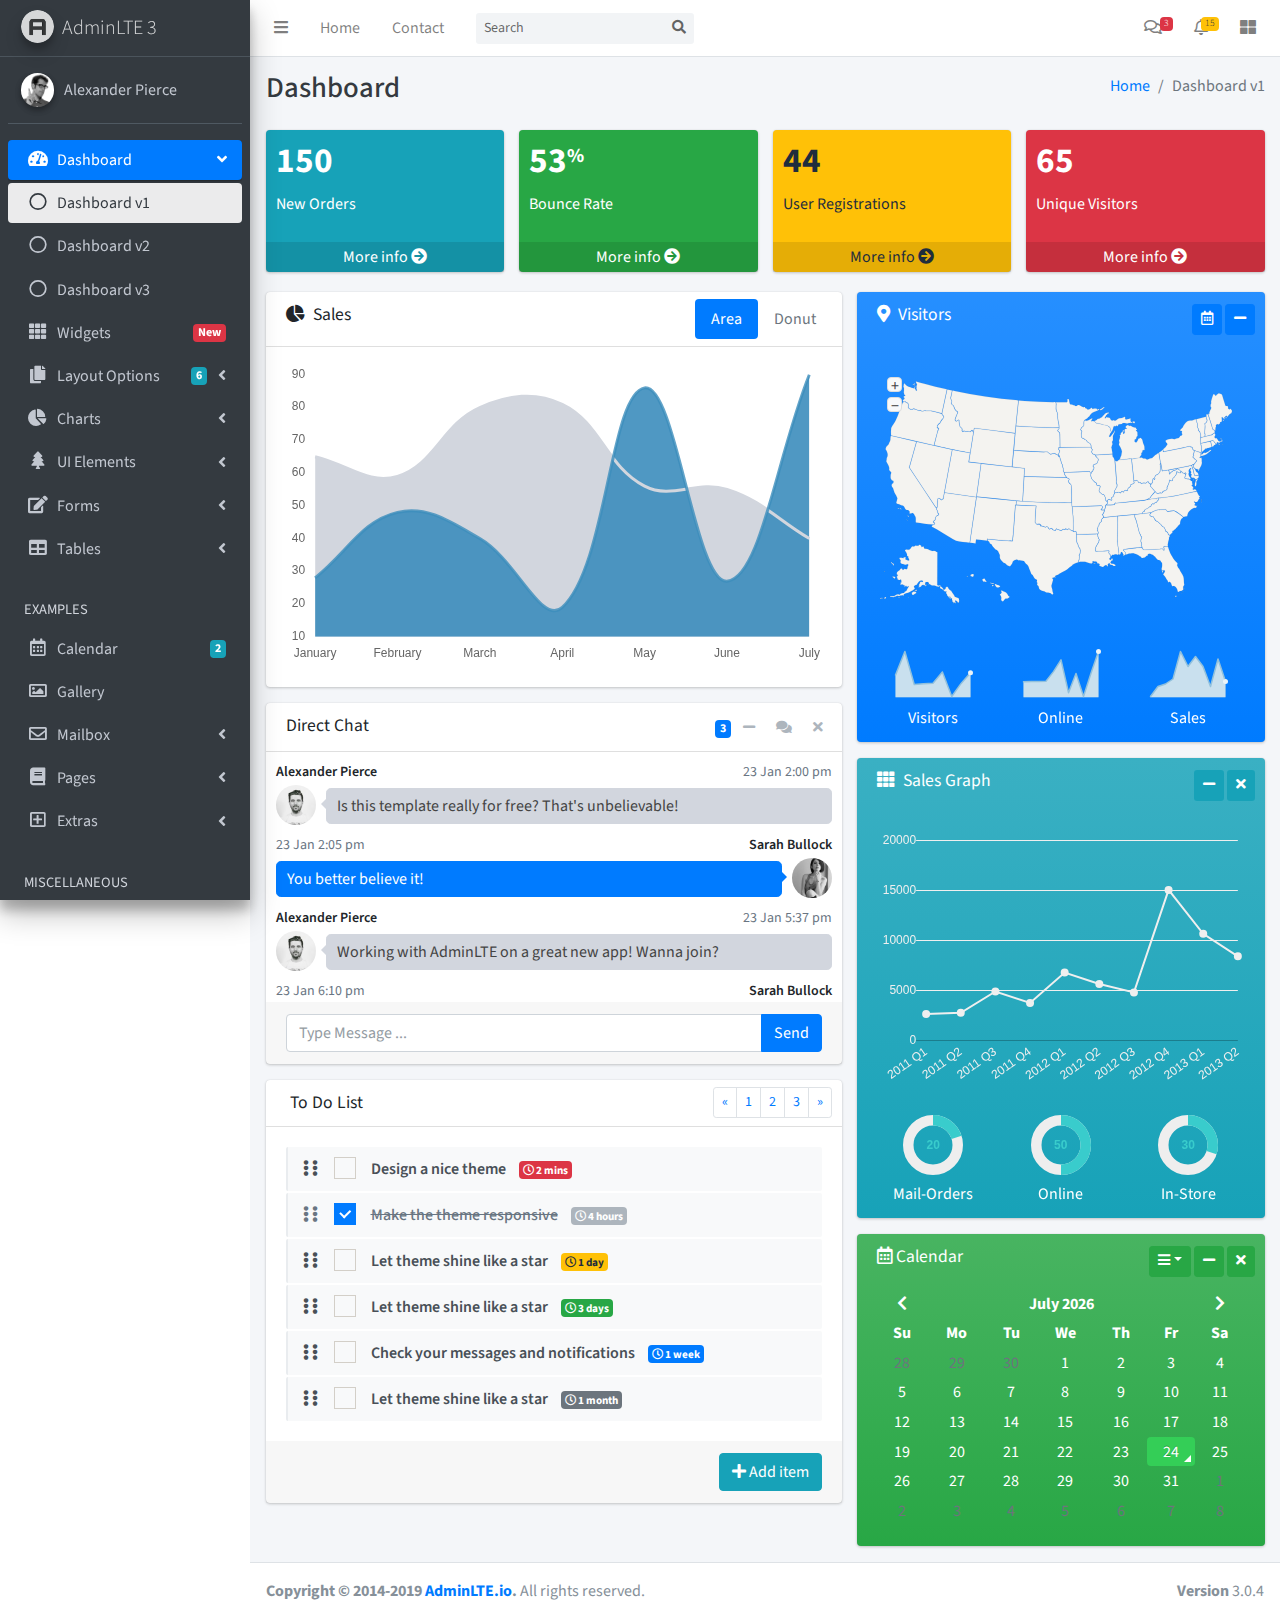
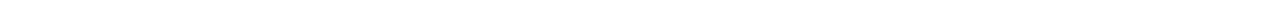
<file: GraniteMason/AdminLTE-3.0.4/index.html>
<!DOCTYPE html>
<html>
<head>
  <meta charset="utf-8">
  <meta http-equiv="X-UA-Compatible" content="IE=edge">
  <title>AdminLTE 3 | Dashboard</title>
  <!-- Tell the browser to be responsive to screen width -->
  <meta name="viewport" content="width=device-width, initial-scale=1">
  <!-- Font Awesome -->
  <link rel="stylesheet" href="plugins/fontawesome-free/css/all.min.css">
  <!-- Ionicons -->
  <link rel="stylesheet" href="https://code.ionicframework.com/ionicons/2.0.1/css/ionicons.min.css">
  <!-- Tempusdominus Bbootstrap 4 -->
  <link rel="stylesheet" href="plugins/tempusdominus-bootstrap-4/css/tempusdominus-bootstrap-4.min.css">
  <!-- iCheck -->
  <link rel="stylesheet" href="plugins/icheck-bootstrap/icheck-bootstrap.min.css">
  <!-- JQVMap -->
  <link rel="stylesheet" href="plugins/jqvmap/jqvmap.min.css">
  <!-- Theme style -->
  <link rel="stylesheet" href="dist/css/adminlte.min.css">
  <!-- overlayScrollbars -->
  <link rel="stylesheet" href="plugins/overlayScrollbars/css/OverlayScrollbars.min.css">
  <!-- Daterange picker -->
  <link rel="stylesheet" href="plugins/daterangepicker/daterangepicker.css">
  <!-- summernote -->
  <link rel="stylesheet" href="plugins/summernote/summernote-bs4.css">
  <!-- Google Font: Source Sans Pro -->
  <link href="https://fonts.googleapis.com/css?family=Source+Sans+Pro:300,400,400i,700" rel="stylesheet">
</head>
<body class="hold-transition sidebar-mini layout-fixed">
<div class="wrapper">

  <!-- Navbar -->
  <nav class="main-header navbar navbar-expand navbar-white navbar-light">
    <!-- Left navbar links -->
    <ul class="navbar-nav">
      <li class="nav-item">
        <a class="nav-link" data-widget="pushmenu" href="#" role="button"><i class="fas fa-bars"></i></a>
      </li>
      <li class="nav-item d-none d-sm-inline-block">
        <a href="index3.html" class="nav-link">Home</a>
      </li>
      <li class="nav-item d-none d-sm-inline-block">
        <a href="#" class="nav-link">Contact</a>
      </li>
    </ul>

    <!-- SEARCH FORM -->
    <form class="form-inline ml-3">
      <div class="input-group input-group-sm">
        <input class="form-control form-control-navbar" type="search" placeholder="Search" aria-label="Search">
        <div class="input-group-append">
          <button class="btn btn-navbar" type="submit">
            <i class="fas fa-search"></i>
          </button>
        </div>
      </div>
    </form>

    <!-- Right navbar links -->
    <ul class="navbar-nav ml-auto">
      <!-- Messages Dropdown Menu -->
      <li class="nav-item dropdown">
        <a class="nav-link" data-toggle="dropdown" href="#">
          <i class="far fa-comments"></i>
          <span class="badge badge-danger navbar-badge">3</span>
        </a>
        <div class="dropdown-menu dropdown-menu-lg dropdown-menu-right">
          <a href="#" class="dropdown-item">
            <!-- Message Start -->
            <div class="media">
              <img src="dist/img/user1-128x128.jpg" alt="User Avatar" class="img-size-50 mr-3 img-circle">
              <div class="media-body">
                <h3 class="dropdown-item-title">
                  Brad Diesel
                  <span class="float-right text-sm text-danger"><i class="fas fa-star"></i></span>
                </h3>
                <p class="text-sm">Call me whenever you can...</p>
                <p class="text-sm text-muted"><i class="far fa-clock mr-1"></i> 4 Hours Ago</p>
              </div>
            </div>
            <!-- Message End -->
          </a>
          <div class="dropdown-divider"></div>
          <a href="#" class="dropdown-item">
            <!-- Message Start -->
            <div class="media">
              <img src="dist/img/user8-128x128.jpg" alt="User Avatar" class="img-size-50 img-circle mr-3">
              <div class="media-body">
                <h3 class="dropdown-item-title">
                  John Pierce
                  <span class="float-right text-sm text-muted"><i class="fas fa-star"></i></span>
                </h3>
                <p class="text-sm">I got your message bro</p>
                <p class="text-sm text-muted"><i class="far fa-clock mr-1"></i> 4 Hours Ago</p>
              </div>
            </div>
            <!-- Message End -->
          </a>
          <div class="dropdown-divider"></div>
          <a href="#" class="dropdown-item">
            <!-- Message Start -->
            <div class="media">
              <img src="dist/img/user3-128x128.jpg" alt="User Avatar" class="img-size-50 img-circle mr-3">
              <div class="media-body">
                <h3 class="dropdown-item-title">
                  Nora Silvester
                  <span class="float-right text-sm text-warning"><i class="fas fa-star"></i></span>
                </h3>
                <p class="text-sm">The subject goes here</p>
                <p class="text-sm text-muted"><i class="far fa-clock mr-1"></i> 4 Hours Ago</p>
              </div>
            </div>
            <!-- Message End -->
          </a>
          <div class="dropdown-divider"></div>
          <a href="#" class="dropdown-item dropdown-footer">See All Messages</a>
        </div>
      </li>
      <!-- Notifications Dropdown Menu -->
      <li class="nav-item dropdown">
        <a class="nav-link" data-toggle="dropdown" href="#">
          <i class="far fa-bell"></i>
          <span class="badge badge-warning navbar-badge">15</span>
        </a>
        <div class="dropdown-menu dropdown-menu-lg dropdown-menu-right">
          <span class="dropdown-item dropdown-header">15 Notifications</span>
          <div class="dropdown-divider"></div>
          <a href="#" class="dropdown-item">
            <i class="fas fa-envelope mr-2"></i> 4 new messages
            <span class="float-right text-muted text-sm">3 mins</span>
          </a>
          <div class="dropdown-divider"></div>
          <a href="#" class="dropdown-item">
            <i class="fas fa-users mr-2"></i> 8 friend requests
            <span class="float-right text-muted text-sm">12 hours</span>
          </a>
          <div class="dropdown-divider"></div>
          <a href="#" class="dropdown-item">
            <i class="fas fa-file mr-2"></i> 3 new reports
            <span class="float-right text-muted text-sm">2 days</span>
          </a>
          <div class="dropdown-divider"></div>
          <a href="#" class="dropdown-item dropdown-footer">See All Notifications</a>
        </div>
      </li>
      <li class="nav-item">
        <a class="nav-link" data-widget="control-sidebar" data-slide="true" href="#" role="button">
          <i class="fas fa-th-large"></i>
        </a>
      </li>
    </ul>
  </nav>
  <!-- /.navbar -->

  <!-- Main Sidebar Container -->
  <aside class="main-sidebar sidebar-dark-primary elevation-4">
    <!-- Brand Logo -->
    <a href="index3.html" class="brand-link">
      <img src="dist/img/AdminLTELogo.png" alt="AdminLTE Logo" class="brand-image img-circle elevation-3"
           style="opacity: .8">
      <span class="brand-text font-weight-light">AdminLTE 3</span>
    </a>

    <!-- Sidebar -->
    <div class="sidebar">
      <!-- Sidebar user panel (optional) -->
      <div class="user-panel mt-3 pb-3 mb-3 d-flex">
        <div class="image">
          <img src="dist/img/user2-160x160.jpg" class="img-circle elevation-2" alt="User Image">
        </div>
        <div class="info">
          <a href="#" class="d-block">Alexander Pierce</a>
        </div>
      </div>

      <!-- Sidebar Menu -->
      <nav class="mt-2">
        <ul class="nav nav-pills nav-sidebar flex-column" data-widget="treeview" role="menu" data-accordion="false">
          <!-- Add icons to the links using the .nav-icon class
               with font-awesome or any other icon font library -->
          <li class="nav-item has-treeview menu-open">
            <a href="#" class="nav-link active">
              <i class="nav-icon fas fa-tachometer-alt"></i>
              <p>
                Dashboard
                <i class="right fas fa-angle-left"></i>
              </p>
            </a>
            <ul class="nav nav-treeview">
              <li class="nav-item">
                <a href="./index.html" class="nav-link active">
                  <i class="far fa-circle nav-icon"></i>
                  <p>Dashboard v1</p>
                </a>
              </li>
              <li class="nav-item">
                <a href="./index2.html" class="nav-link">
                  <i class="far fa-circle nav-icon"></i>
                  <p>Dashboard v2</p>
                </a>
              </li>
              <li class="nav-item">
                <a href="./index3.html" class="nav-link">
                  <i class="far fa-circle nav-icon"></i>
                  <p>Dashboard v3</p>
                </a>
              </li>
            </ul>
          </li>
          <li class="nav-item">
            <a href="pages/widgets.html" class="nav-link">
              <i class="nav-icon fas fa-th"></i>
              <p>
                Widgets
                <span class="right badge badge-danger">New</span>
              </p>
            </a>
          </li>
          <li class="nav-item has-treeview">
            <a href="#" class="nav-link">
              <i class="nav-icon fas fa-copy"></i>
              <p>
                Layout Options
                <i class="fas fa-angle-left right"></i>
                <span class="badge badge-info right">6</span>
              </p>
            </a>
            <ul class="nav nav-treeview">
              <li class="nav-item">
                <a href="pages/layout/top-nav.html" class="nav-link">
                  <i class="far fa-circle nav-icon"></i>
                  <p>Top Navigation</p>
                </a>
              </li>
              <li class="nav-item">
                <a href="pages/layout/top-nav-sidebar.html" class="nav-link">
                  <i class="far fa-circle nav-icon"></i>
                  <p>Top Navigation + Sidebar</p>
                </a>
              </li>
              <li class="nav-item">
                <a href="pages/layout/boxed.html" class="nav-link">
                  <i class="far fa-circle nav-icon"></i>
                  <p>Boxed</p>
                </a>
              </li>
              <li class="nav-item">
                <a href="pages/layout/fixed-sidebar.html" class="nav-link">
                  <i class="far fa-circle nav-icon"></i>
                  <p>Fixed Sidebar</p>
                </a>
              </li>
              <li class="nav-item">
                <a href="pages/layout/fixed-topnav.html" class="nav-link">
                  <i class="far fa-circle nav-icon"></i>
                  <p>Fixed Navbar</p>
                </a>
              </li>
              <li class="nav-item">
                <a href="pages/layout/fixed-footer.html" class="nav-link">
                  <i class="far fa-circle nav-icon"></i>
                  <p>Fixed Footer</p>
                </a>
              </li>
              <li class="nav-item">
                <a href="pages/layout/collapsed-sidebar.html" class="nav-link">
                  <i class="far fa-circle nav-icon"></i>
                  <p>Collapsed Sidebar</p>
                </a>
              </li>
            </ul>
          </li>
          <li class="nav-item has-treeview">
            <a href="#" class="nav-link">
              <i class="nav-icon fas fa-chart-pie"></i>
              <p>
                Charts
                <i class="right fas fa-angle-left"></i>
              </p>
            </a>
            <ul class="nav nav-treeview">
              <li class="nav-item">
                <a href="pages/charts/chartjs.html" class="nav-link">
                  <i class="far fa-circle nav-icon"></i>
                  <p>ChartJS</p>
                </a>
              </li>
              <li class="nav-item">
                <a href="pages/charts/flot.html" class="nav-link">
                  <i class="far fa-circle nav-icon"></i>
                  <p>Flot</p>
                </a>
              </li>
              <li class="nav-item">
                <a href="pages/charts/inline.html" class="nav-link">
                  <i class="far fa-circle nav-icon"></i>
                  <p>Inline</p>
                </a>
              </li>
            </ul>
          </li>
          <li class="nav-item has-treeview">
            <a href="#" class="nav-link">
              <i class="nav-icon fas fa-tree"></i>
              <p>
                UI Elements
                <i class="fas fa-angle-left right"></i>
              </p>
            </a>
            <ul class="nav nav-treeview">
              <li class="nav-item">
                <a href="pages/UI/general.html" class="nav-link">
                  <i class="far fa-circle nav-icon"></i>
                  <p>General</p>
                </a>
              </li>
              <li class="nav-item">
                <a href="pages/UI/icons.html" class="nav-link">
                  <i class="far fa-circle nav-icon"></i>
                  <p>Icons</p>
                </a>
              </li>
              <li class="nav-item">
                <a href="pages/UI/buttons.html" class="nav-link">
                  <i class="far fa-circle nav-icon"></i>
                  <p>Buttons</p>
                </a>
              </li>
              <li class="nav-item">
                <a href="pages/UI/sliders.html" class="nav-link">
                  <i class="far fa-circle nav-icon"></i>
                  <p>Sliders</p>
                </a>
              </li>
              <li class="nav-item">
                <a href="pages/UI/modals.html" class="nav-link">
                  <i class="far fa-circle nav-icon"></i>
                  <p>Modals & Alerts</p>
                </a>
              </li>
              <li class="nav-item">
                <a href="pages/UI/navbar.html" class="nav-link">
                  <i class="far fa-circle nav-icon"></i>
                  <p>Navbar & Tabs</p>
                </a>
              </li>
              <li class="nav-item">
                <a href="pages/UI/timeline.html" class="nav-link">
                  <i class="far fa-circle nav-icon"></i>
                  <p>Timeline</p>
                </a>
              </li>
              <li class="nav-item">
                <a href="pages/UI/ribbons.html" class="nav-link">
                  <i class="far fa-circle nav-icon"></i>
                  <p>Ribbons</p>
                </a>
              </li>
            </ul>
          </li>
          <li class="nav-item has-treeview">
            <a href="#" class="nav-link">
              <i class="nav-icon fas fa-edit"></i>
              <p>
                Forms
                <i class="fas fa-angle-left right"></i>
              </p>
            </a>
            <ul class="nav nav-treeview">
              <li class="nav-item">
                <a href="pages/forms/general.html" class="nav-link">
                  <i class="far fa-circle nav-icon"></i>
                  <p>General Elements</p>
                </a>
              </li>
              <li class="nav-item">
                <a href="pages/forms/advanced.html" class="nav-link">
                  <i class="far fa-circle nav-icon"></i>
                  <p>Advanced Elements</p>
                </a>
              </li>
              <li class="nav-item">
                <a href="pages/forms/editors.html" class="nav-link">
                  <i class="far fa-circle nav-icon"></i>
                  <p>Editors</p>
                </a>
              </li>
              <li class="nav-item">
                <a href="pages/forms/validation.html" class="nav-link">
                  <i class="far fa-circle nav-icon"></i>
                  <p>Validation</p>
                </a>
              </li>
            </ul>
          </li>
          <li class="nav-item has-treeview">
            <a href="#" class="nav-link">
              <i class="nav-icon fas fa-table"></i>
              <p>
                Tables
                <i class="fas fa-angle-left right"></i>
              </p>
            </a>
            <ul class="nav nav-treeview">
              <li class="nav-item">
                <a href="pages/tables/simple.html" class="nav-link">
                  <i class="far fa-circle nav-icon"></i>
                  <p>Simple Tables</p>
                </a>
              </li>
              <li class="nav-item">
                <a href="pages/tables/data.html" class="nav-link">
                  <i class="far fa-circle nav-icon"></i>
                  <p>DataTables</p>
                </a>
              </li>
              <li class="nav-item">
                <a href="pages/tables/jsgrid.html" class="nav-link">
                  <i class="far fa-circle nav-icon"></i>
                  <p>jsGrid</p>
                </a>
              </li>
            </ul>
          </li>
          <li class="nav-header">EXAMPLES</li>
          <li class="nav-item">
            <a href="pages/calendar.html" class="nav-link">
              <i class="nav-icon far fa-calendar-alt"></i>
              <p>
                Calendar
                <span class="badge badge-info right">2</span>
              </p>
            </a>
          </li>
          <li class="nav-item">
            <a href="pages/gallery.html" class="nav-link">
              <i class="nav-icon far fa-image"></i>
              <p>
                Gallery
              </p>
            </a>
          </li>
          <li class="nav-item has-treeview">
            <a href="#" class="nav-link">
              <i class="nav-icon far fa-envelope"></i>
              <p>
                Mailbox
                <i class="fas fa-angle-left right"></i>
              </p>
            </a>
            <ul class="nav nav-treeview">
              <li class="nav-item">
                <a href="pages/mailbox/mailbox.html" class="nav-link">
                  <i class="far fa-circle nav-icon"></i>
                  <p>Inbox</p>
                </a>
              </li>
              <li class="nav-item">
                <a href="pages/mailbox/compose.html" class="nav-link">
                  <i class="far fa-circle nav-icon"></i>
                  <p>Compose</p>
                </a>
              </li>
              <li class="nav-item">
                <a href="pages/mailbox/read-mail.html" class="nav-link">
                  <i class="far fa-circle nav-icon"></i>
                  <p>Read</p>
                </a>
              </li>
            </ul>
          </li>
          <li class="nav-item has-treeview">
            <a href="#" class="nav-link">
              <i class="nav-icon fas fa-book"></i>
              <p>
                Pages
                <i class="fas fa-angle-left right"></i>
              </p>
            </a>
            <ul class="nav nav-treeview">
              <li class="nav-item">
                <a href="pages/examples/invoice.html" class="nav-link">
                  <i class="far fa-circle nav-icon"></i>
                  <p>Invoice</p>
                </a>
              </li>
              <li class="nav-item">
                <a href="pages/examples/profile.html" class="nav-link">
                  <i class="far fa-circle nav-icon"></i>
                  <p>Profile</p>
                </a>
              </li>
              <li class="nav-item">
                <a href="pages/examples/e-commerce.html" class="nav-link">
                  <i class="far fa-circle nav-icon"></i>
                  <p>E-commerce</p>
                </a>
              </li>
              <li class="nav-item">
                <a href="pages/examples/projects.html" class="nav-link">
                  <i class="far fa-circle nav-icon"></i>
                  <p>Projects</p>
                </a>
              </li>
              <li class="nav-item">
                <a href="pages/examples/project-add.html" class="nav-link">
                  <i class="far fa-circle nav-icon"></i>
                  <p>Project Add</p>
                </a>
              </li>
              <li class="nav-item">
                <a href="pages/examples/project-edit.html" class="nav-link">
                  <i class="far fa-circle nav-icon"></i>
                  <p>Project Edit</p>
                </a>
              </li>
              <li class="nav-item">
                <a href="pages/examples/project-detail.html" class="nav-link">
                  <i class="far fa-circle nav-icon"></i>
                  <p>Project Detail</p>
                </a>
              </li>
              <li class="nav-item">
                <a href="pages/examples/contacts.html" class="nav-link">
                  <i class="far fa-circle nav-icon"></i>
                  <p>Contacts</p>
                </a>
              </li>
            </ul>
          </li>
          <li class="nav-item has-treeview">
            <a href="#" class="nav-link">
              <i class="nav-icon far fa-plus-square"></i>
              <p>
                Extras
                <i class="fas fa-angle-left right"></i>
              </p>
            </a>
            <ul class="nav nav-treeview">
              <li class="nav-item">
                <a href="pages/examples/login.html" class="nav-link">
                  <i class="far fa-circle nav-icon"></i>
                  <p>Login</p>
                </a>
              </li>
              <li class="nav-item">
                <a href="pages/examples/register.html" class="nav-link">
                  <i class="far fa-circle nav-icon"></i>
                  <p>Register</p>
                </a>
              </li>
              <li class="nav-item">
                <a href="pages/examples/forgot-password.html" class="nav-link">
                  <i class="far fa-circle nav-icon"></i>
                  <p>Forgot Password</p>
                </a>
              </li>
              <li class="nav-item">
                <a href="pages/examples/recover-password.html" class="nav-link">
                  <i class="far fa-circle nav-icon"></i>
                  <p>Recover Password</p>
                </a>
              </li>
              <li class="nav-item">
                <a href="pages/examples/lockscreen.html" class="nav-link">
                  <i class="far fa-circle nav-icon"></i>
                  <p>Lockscreen</p>
                </a>
              </li>
              <li class="nav-item">
                <a href="pages/examples/legacy-user-menu.html" class="nav-link">
                  <i class="far fa-circle nav-icon"></i>
                  <p>Legacy User Menu</p>
                </a>
              </li>
              <li class="nav-item">
                <a href="pages/examples/language-menu.html" class="nav-link">
                  <i class="far fa-circle nav-icon"></i>
                  <p>Language Menu</p>
                </a>
              </li>
              <li class="nav-item">
                <a href="pages/examples/404.html" class="nav-link">
                  <i class="far fa-circle nav-icon"></i>
                  <p>Error 404</p>
                </a>
              </li>
              <li class="nav-item">
                <a href="pages/examples/500.html" class="nav-link">
                  <i class="far fa-circle nav-icon"></i>
                  <p>Error 500</p>
                </a>
              </li>
              <li class="nav-item">
                <a href="pages/examples/pace.html" class="nav-link">
                  <i class="far fa-circle nav-icon"></i>
                  <p>Pace</p>
                </a>
              </li>
              <li class="nav-item">
                <a href="pages/examples/blank.html" class="nav-link">
                  <i class="far fa-circle nav-icon"></i>
                  <p>Blank Page</p>
                </a>
              </li>
              <li class="nav-item">
                <a href="starter.html" class="nav-link">
                  <i class="far fa-circle nav-icon"></i>
                  <p>Starter Page</p>
                </a>
              </li>
            </ul>
          </li>
          <li class="nav-header">MISCELLANEOUS</li>
          <li class="nav-item">
            <a href="https://adminlte.io/docs/3.0" class="nav-link">
              <i class="nav-icon fas fa-file"></i>
              <p>Documentation</p>
            </a>
          </li>
          <li class="nav-header">MULTI LEVEL EXAMPLE</li>
          <li class="nav-item">
            <a href="#" class="nav-link">
              <i class="fas fa-circle nav-icon"></i>
              <p>Level 1</p>
            </a>
          </li>
          <li class="nav-item has-treeview">
            <a href="#" class="nav-link">
              <i class="nav-icon fas fa-circle"></i>
              <p>
                Level 1
                <i class="right fas fa-angle-left"></i>
              </p>
            </a>
            <ul class="nav nav-treeview">
              <li class="nav-item">
                <a href="#" class="nav-link">
                  <i class="far fa-circle nav-icon"></i>
                  <p>Level 2</p>
                </a>
              </li>
              <li class="nav-item has-treeview">
                <a href="#" class="nav-link">
                  <i class="far fa-circle nav-icon"></i>
                  <p>
                    Level 2
                    <i class="right fas fa-angle-left"></i>
                  </p>
                </a>
                <ul class="nav nav-treeview">
                  <li class="nav-item">
                    <a href="#" class="nav-link">
                      <i class="far fa-dot-circle nav-icon"></i>
                      <p>Level 3</p>
                    </a>
                  </li>
                  <li class="nav-item">
                    <a href="#" class="nav-link">
                      <i class="far fa-dot-circle nav-icon"></i>
                      <p>Level 3</p>
                    </a>
                  </li>
                  <li class="nav-item">
                    <a href="#" class="nav-link">
                      <i class="far fa-dot-circle nav-icon"></i>
                      <p>Level 3</p>
                    </a>
                  </li>
                </ul>
              </li>
              <li class="nav-item">
                <a href="#" class="nav-link">
                  <i class="far fa-circle nav-icon"></i>
                  <p>Level 2</p>
                </a>
              </li>
            </ul>
          </li>
          <li class="nav-item">
            <a href="#" class="nav-link">
              <i class="fas fa-circle nav-icon"></i>
              <p>Level 1</p>
            </a>
          </li>
          <li class="nav-header">LABELS</li>
          <li class="nav-item">
            <a href="#" class="nav-link">
              <i class="nav-icon far fa-circle text-danger"></i>
              <p class="text">Important</p>
            </a>
          </li>
          <li class="nav-item">
            <a href="#" class="nav-link">
              <i class="nav-icon far fa-circle text-warning"></i>
              <p>Warning</p>
            </a>
          </li>
          <li class="nav-item">
            <a href="#" class="nav-link">
              <i class="nav-icon far fa-circle text-info"></i>
              <p>Informational</p>
            </a>
          </li>
        </ul>
      </nav>
      <!-- /.sidebar-menu -->
    </div>
    <!-- /.sidebar -->
  </aside>

  <!-- Content Wrapper. Contains page content -->
  <div class="content-wrapper">
    <!-- Content Header (Page header) -->
    <div class="content-header">
      <div class="container-fluid">
        <div class="row mb-2">
          <div class="col-sm-6">
            <h1 class="m-0 text-dark">Dashboard</h1>
          </div><!-- /.col -->
          <div class="col-sm-6">
            <ol class="breadcrumb float-sm-right">
              <li class="breadcrumb-item"><a href="#">Home</a></li>
              <li class="breadcrumb-item active">Dashboard v1</li>
            </ol>
          </div><!-- /.col -->
        </div><!-- /.row -->
      </div><!-- /.container-fluid -->
    </div>
    <!-- /.content-header -->

    <!-- Main content -->
    <section class="content">
      <div class="container-fluid">
        <!-- Small boxes (Stat box) -->
        <div class="row">
          <div class="col-lg-3 col-6">
            <!-- small box -->
            <div class="small-box bg-info">
              <div class="inner">
                <h3>150</h3>

                <p>New Orders</p>
              </div>
              <div class="icon">
                <i class="ion ion-bag"></i>
              </div>
              <a href="#" class="small-box-footer">More info <i class="fas fa-arrow-circle-right"></i></a>
            </div>
          </div>
          <!-- ./col -->
          <div class="col-lg-3 col-6">
            <!-- small box -->
            <div class="small-box bg-success">
              <div class="inner">
                <h3>53<sup style="font-size: 20px">%</sup></h3>

                <p>Bounce Rate</p>
              </div>
              <div class="icon">
                <i class="ion ion-stats-bars"></i>
              </div>
              <a href="#" class="small-box-footer">More info <i class="fas fa-arrow-circle-right"></i></a>
            </div>
          </div>
          <!-- ./col -->
          <div class="col-lg-3 col-6">
            <!-- small box -->
            <div class="small-box bg-warning">
              <div class="inner">
                <h3>44</h3>

                <p>User Registrations</p>
              </div>
              <div class="icon">
                <i class="ion ion-person-add"></i>
              </div>
              <a href="#" class="small-box-footer">More info <i class="fas fa-arrow-circle-right"></i></a>
            </div>
          </div>
          <!-- ./col -->
          <div class="col-lg-3 col-6">
            <!-- small box -->
            <div class="small-box bg-danger">
              <div class="inner">
                <h3>65</h3>

                <p>Unique Visitors</p>
              </div>
              <div class="icon">
                <i class="ion ion-pie-graph"></i>
              </div>
              <a href="#" class="small-box-footer">More info <i class="fas fa-arrow-circle-right"></i></a>
            </div>
          </div>
          <!-- ./col -->
        </div>
        <!-- /.row -->
        <!-- Main row -->
        <div class="row">
          <!-- Left col -->
          <section class="col-lg-7 connectedSortable">
            <!-- Custom tabs (Charts with tabs)-->
            <div class="card">
              <div class="card-header">
                <h3 class="card-title">
                  <i class="fas fa-chart-pie mr-1"></i>
                  Sales
                </h3>
                <div class="card-tools">
                  <ul class="nav nav-pills ml-auto">
                    <li class="nav-item">
                      <a class="nav-link active" href="#revenue-chart" data-toggle="tab">Area</a>
                    </li>
                    <li class="nav-item">
                      <a class="nav-link" href="#sales-chart" data-toggle="tab">Donut</a>
                    </li>
                  </ul>
                </div>
              </div><!-- /.card-header -->
              <div class="card-body">
                <div class="tab-content p-0">
                  <!-- Morris chart - Sales -->
                  <div class="chart tab-pane active" id="revenue-chart"
                       style="position: relative; height: 300px;">
                      <canvas id="revenue-chart-canvas" height="300" style="height: 300px;"></canvas>                         
                   </div>
                  <div class="chart tab-pane" id="sales-chart" style="position: relative; height: 300px;">
                    <canvas id="sales-chart-canvas" height="300" style="height: 300px;"></canvas>                         
                  </div>  
                </div>
              </div><!-- /.card-body -->
            </div>
            <!-- /.card -->

            <!-- DIRECT CHAT -->
            <div class="card direct-chat direct-chat-primary">
              <div class="card-header">
                <h3 class="card-title">Direct Chat</h3>

                <div class="card-tools">
                  <span data-toggle="tooltip" title="3 New Messages" class="badge badge-primary">3</span>
                  <button type="button" class="btn btn-tool" data-card-widget="collapse">
                    <i class="fas fa-minus"></i>
                  </button>
                  <button type="button" class="btn btn-tool" data-toggle="tooltip" title="Contacts"
                          data-widget="chat-pane-toggle">
                    <i class="fas fa-comments"></i>
                  </button>
                  <button type="button" class="btn btn-tool" data-card-widget="remove"><i class="fas fa-times"></i>
                  </button>
                </div>
              </div>
              <!-- /.card-header -->
              <div class="card-body">
                <!-- Conversations are loaded here -->
                <div class="direct-chat-messages">
                  <!-- Message. Default to the left -->
                  <div class="direct-chat-msg">
                    <div class="direct-chat-infos clearfix">
                      <span class="direct-chat-name float-left">Alexander Pierce</span>
                      <span class="direct-chat-timestamp float-right">23 Jan 2:00 pm</span>
                    </div>
                    <!-- /.direct-chat-infos -->
                    <img class="direct-chat-img" src="dist/img/user1-128x128.jpg" alt="message user image">
                    <!-- /.direct-chat-img -->
                    <div class="direct-chat-text">
                      Is this template really for free? That's unbelievable!
                    </div>
                    <!-- /.direct-chat-text -->
                  </div>
                  <!-- /.direct-chat-msg -->

                  <!-- Message to the right -->
                  <div class="direct-chat-msg right">
                    <div class="direct-chat-infos clearfix">
                      <span class="direct-chat-name float-right">Sarah Bullock</span>
                      <span class="direct-chat-timestamp float-left">23 Jan 2:05 pm</span>
                    </div>
                    <!-- /.direct-chat-infos -->
                    <img class="direct-chat-img" src="dist/img/user3-128x128.jpg" alt="message user image">
                    <!-- /.direct-chat-img -->
                    <div class="direct-chat-text">
                      You better believe it!
                    </div>
                    <!-- /.direct-chat-text -->
                  </div>
                  <!-- /.direct-chat-msg -->

                  <!-- Message. Default to the left -->
                  <div class="direct-chat-msg">
                    <div class="direct-chat-infos clearfix">
                      <span class="direct-chat-name float-left">Alexander Pierce</span>
                      <span class="direct-chat-timestamp float-right">23 Jan 5:37 pm</span>
                    </div>
                    <!-- /.direct-chat-infos -->
                    <img class="direct-chat-img" src="dist/img/user1-128x128.jpg" alt="message user image">
                    <!-- /.direct-chat-img -->
                    <div class="direct-chat-text">
                      Working with AdminLTE on a great new app! Wanna join?
                    </div>
                    <!-- /.direct-chat-text -->
                  </div>
                  <!-- /.direct-chat-msg -->

                  <!-- Message to the right -->
                  <div class="direct-chat-msg right">
                    <div class="direct-chat-infos clearfix">
                      <span class="direct-chat-name float-right">Sarah Bullock</span>
                      <span class="direct-chat-timestamp float-left">23 Jan 6:10 pm</span>
                    </div>
                    <!-- /.direct-chat-infos -->
                    <img class="direct-chat-img" src="dist/img/user3-128x128.jpg" alt="message user image">
                    <!-- /.direct-chat-img -->
                    <div class="direct-chat-text">
                      I would love to.
                    </div>
                    <!-- /.direct-chat-text -->
                  </div>
                  <!-- /.direct-chat-msg -->

                </div>
                <!--/.direct-chat-messages-->

                <!-- Contacts are loaded here -->
                <div class="direct-chat-contacts">
                  <ul class="contacts-list">
                    <li>
                      <a href="#">
                        <img class="contacts-list-img" src="dist/img/user1-128x128.jpg">

                        <div class="contacts-list-info">
                          <span class="contacts-list-name">
                            Count Dracula
                            <small class="contacts-list-date float-right">2/28/2015</small>
                          </span>
                          <span class="contacts-list-msg">How have you been? I was...</span>
                        </div>
                        <!-- /.contacts-list-info -->
                      </a>
                    </li>
                    <!-- End Contact Item -->
                    <li>
                      <a href="#">
                        <img class="contacts-list-img" src="dist/img/user7-128x128.jpg">

                        <div class="contacts-list-info">
                          <span class="contacts-list-name">
                            Sarah Doe
                            <small class="contacts-list-date float-right">2/23/2015</small>
                          </span>
                          <span class="contacts-list-msg">I will be waiting for...</span>
                        </div>
                        <!-- /.contacts-list-info -->
                      </a>
                    </li>
                    <!-- End Contact Item -->
                    <li>
                      <a href="#">
                        <img class="contacts-list-img" src="dist/img/user3-128x128.jpg">

                        <div class="contacts-list-info">
                          <span class="contacts-list-name">
                            Nadia Jolie
                            <small class="contacts-list-date float-right">2/20/2015</small>
                          </span>
                          <span class="contacts-list-msg">I'll call you back at...</span>
                        </div>
                        <!-- /.contacts-list-info -->
                      </a>
                    </li>
                    <!-- End Contact Item -->
                    <li>
                      <a href="#">
                        <img class="contacts-list-img" src="dist/img/user5-128x128.jpg">

                        <div class="contacts-list-info">
                          <span class="contacts-list-name">
                            Nora S. Vans
                            <small class="contacts-list-date float-right">2/10/2015</small>
                          </span>
                          <span class="contacts-list-msg">Where is your new...</span>
                        </div>
                        <!-- /.contacts-list-info -->
                      </a>
                    </li>
                    <!-- End Contact Item -->
                    <li>
                      <a href="#">
                        <img class="contacts-list-img" src="dist/img/user6-128x128.jpg">

                        <div class="contacts-list-info">
                          <span class="contacts-list-name">
                            John K.
                            <small class="contacts-list-date float-right">1/27/2015</small>
                          </span>
                          <span class="contacts-list-msg">Can I take a look at...</span>
                        </div>
                        <!-- /.contacts-list-info -->
                      </a>
                    </li>
                    <!-- End Contact Item -->
                    <li>
                      <a href="#">
                        <img class="contacts-list-img" src="dist/img/user8-128x128.jpg">

                        <div class="contacts-list-info">
                          <span class="contacts-list-name">
                            Kenneth M.
                            <small class="contacts-list-date float-right">1/4/2015</small>
                          </span>
                          <span class="contacts-list-msg">Never mind I found...</span>
                        </div>
                        <!-- /.contacts-list-info -->
                      </a>
                    </li>
                    <!-- End Contact Item -->
                  </ul>
                  <!-- /.contacts-list -->
                </div>
                <!-- /.direct-chat-pane -->
              </div>
              <!-- /.card-body -->
              <div class="card-footer">
                <form action="#" method="post">
                  <div class="input-group">
                    <input type="text" name="message" placeholder="Type Message ..." class="form-control">
                    <span class="input-group-append">
                      <button type="button" class="btn btn-primary">Send</button>
                    </span>
                  </div>
                </form>
              </div>
              <!-- /.card-footer-->
            </div>
            <!--/.direct-chat -->

            <!-- TO DO List -->
            <div class="card">
              <div class="card-header">
                <h3 class="card-title">
                  <i class="ion ion-clipboard mr-1"></i>
                  To Do List
                </h3>

                <div class="card-tools">
                  <ul class="pagination pagination-sm">
                    <li class="page-item"><a href="#" class="page-link">&laquo;</a></li>
                    <li class="page-item"><a href="#" class="page-link">1</a></li>
                    <li class="page-item"><a href="#" class="page-link">2</a></li>
                    <li class="page-item"><a href="#" class="page-link">3</a></li>
                    <li class="page-item"><a href="#" class="page-link">&raquo;</a></li>
                  </ul>
                </div>
              </div>
              <!-- /.card-header -->
              <div class="card-body">
                <ul class="todo-list" data-widget="todo-list">
                  <li>
                    <!-- drag handle -->
                    <span class="handle">
                      <i class="fas fa-ellipsis-v"></i>
                      <i class="fas fa-ellipsis-v"></i>
                    </span>
                    <!-- checkbox -->
                    <div  class="icheck-primary d-inline ml-2">
                      <input type="checkbox" value="" name="todo1" id="todoCheck1">
                      <label for="todoCheck1"></label>
                    </div>
                    <!-- todo text -->
                    <span class="text">Design a nice theme</span>
                    <!-- Emphasis label -->
                    <small class="badge badge-danger"><i class="far fa-clock"></i> 2 mins</small>
                    <!-- General tools such as edit or delete-->
                    <div class="tools">
                      <i class="fas fa-edit"></i>
                      <i class="fas fa-trash-o"></i>
                    </div>
                  </li>
                  <li>
                    <span class="handle">
                      <i class="fas fa-ellipsis-v"></i>
                      <i class="fas fa-ellipsis-v"></i>
                    </span>
                    <div  class="icheck-primary d-inline ml-2">
                      <input type="checkbox" value="" name="todo2" id="todoCheck2" checked>
                      <label for="todoCheck2"></label>
                    </div>
                    <span class="text">Make the theme responsive</span>
                    <small class="badge badge-info"><i class="far fa-clock"></i> 4 hours</small>
                    <div class="tools">
                      <i class="fas fa-edit"></i>
                      <i class="fas fa-trash-o"></i>
                    </div>
                  </li>
                  <li>
                    <span class="handle">
                      <i class="fas fa-ellipsis-v"></i>
                      <i class="fas fa-ellipsis-v"></i>
                    </span>
                    <div  class="icheck-primary d-inline ml-2">
                      <input type="checkbox" value="" name="todo3" id="todoCheck3">
                      <label for="todoCheck3"></label>
                    </div>
                    <span class="text">Let theme shine like a star</span>
                    <small class="badge badge-warning"><i class="far fa-clock"></i> 1 day</small>
                    <div class="tools">
                      <i class="fas fa-edit"></i>
                      <i class="fas fa-trash-o"></i>
                    </div>
                  </li>
                  <li>
                    <span class="handle">
                      <i class="fas fa-ellipsis-v"></i>
                      <i class="fas fa-ellipsis-v"></i>
                    </span>
                    <div  class="icheck-primary d-inline ml-2">
                      <input type="checkbox" value="" name="todo4" id="todoCheck4">
                      <label for="todoCheck4"></label>
                    </div>
                    <span class="text">Let theme shine like a star</span>
                    <small class="badge badge-success"><i class="far fa-clock"></i> 3 days</small>
                    <div class="tools">
                      <i class="fas fa-edit"></i>
                      <i class="fas fa-trash-o"></i>
                    </div>
                  </li>
                  <li>
                    <span class="handle">
                      <i class="fas fa-ellipsis-v"></i>
                      <i class="fas fa-ellipsis-v"></i>
                    </span>
                    <div  class="icheck-primary d-inline ml-2">
                      <input type="checkbox" value="" name="todo5" id="todoCheck5">
                      <label for="todoCheck5"></label>
                    </div>
                    <span class="text">Check your messages and notifications</span>
                    <small class="badge badge-primary"><i class="far fa-clock"></i> 1 week</small>
                    <div class="tools">
                      <i class="fas fa-edit"></i>
                      <i class="fas fa-trash-o"></i>
                    </div>
                  </li>
                  <li>
                    <span class="handle">
                      <i class="fas fa-ellipsis-v"></i>
                      <i class="fas fa-ellipsis-v"></i>
                    </span>
                    <div  class="icheck-primary d-inline ml-2">
                      <input type="checkbox" value="" name="todo6" id="todoCheck6">
                      <label for="todoCheck6"></label>
                    </div>
                    <span class="text">Let theme shine like a star</span>
                    <small class="badge badge-secondary"><i class="far fa-clock"></i> 1 month</small>
                    <div class="tools">
                      <i class="fas fa-edit"></i>
                      <i class="fas fa-trash-o"></i>
                    </div>
                  </li>
                </ul>
              </div>
              <!-- /.card-body -->
              <div class="card-footer clearfix">
                <button type="button" class="btn btn-info float-right"><i class="fas fa-plus"></i> Add item</button>
              </div>
            </div>
            <!-- /.card -->
          </section>
          <!-- /.Left col -->
          <!-- right col (We are only adding the ID to make the widgets sortable)-->
          <section class="col-lg-5 connectedSortable">

            <!-- Map card -->
            <div class="card bg-gradient-primary">
              <div class="card-header border-0">
                <h3 class="card-title">
                  <i class="fas fa-map-marker-alt mr-1"></i>
                  Visitors
                </h3>
                <!-- card tools -->
                <div class="card-tools">
                  <button type="button"
                          class="btn btn-primary btn-sm daterange"
                          data-toggle="tooltip"
                          title="Date range">
                    <i class="far fa-calendar-alt"></i>
                  </button>
                  <button type="button"
                          class="btn btn-primary btn-sm"
                          data-card-widget="collapse"
                          data-toggle="tooltip"
                          title="Collapse">
                    <i class="fas fa-minus"></i>
                  </button>
                </div>
                <!-- /.card-tools -->
              </div>
              <div class="card-body">
                <div id="world-map" style="height: 250px; width: 100%;"></div>
              </div>
              <!-- /.card-body-->
              <div class="card-footer bg-transparent">
                <div class="row">
                  <div class="col-4 text-center">
                    <div id="sparkline-1"></div>
                    <div class="text-white">Visitors</div>
                  </div>
                  <!-- ./col -->
                  <div class="col-4 text-center">
                    <div id="sparkline-2"></div>
                    <div class="text-white">Online</div>
                  </div>
                  <!-- ./col -->
                  <div class="col-4 text-center">
                    <div id="sparkline-3"></div>
                    <div class="text-white">Sales</div>
                  </div>
                  <!-- ./col -->
                </div>
                <!-- /.row -->
              </div>
            </div>
            <!-- /.card -->

            <!-- solid sales graph -->
            <div class="card bg-gradient-info">
              <div class="card-header border-0">
                <h3 class="card-title">
                  <i class="fas fa-th mr-1"></i>
                  Sales Graph
                </h3>

                <div class="card-tools">
                  <button type="button" class="btn bg-info btn-sm" data-card-widget="collapse">
                    <i class="fas fa-minus"></i>
                  </button>
                  <button type="button" class="btn bg-info btn-sm" data-card-widget="remove">
                    <i class="fas fa-times"></i>
                  </button>
                </div>
              </div>
              <div class="card-body">
                <canvas class="chart" id="line-chart" style="min-height: 250px; height: 250px; max-height: 250px; max-width: 100%;"></canvas>
              </div>
              <!-- /.card-body -->
              <div class="card-footer bg-transparent">
                <div class="row">
                  <div class="col-4 text-center">
                    <input type="text" class="knob" data-readonly="true" value="20" data-width="60" data-height="60"
                           data-fgColor="#39CCCC">

                    <div class="text-white">Mail-Orders</div>
                  </div>
                  <!-- ./col -->
                  <div class="col-4 text-center">
                    <input type="text" class="knob" data-readonly="true" value="50" data-width="60" data-height="60"
                           data-fgColor="#39CCCC">

                    <div class="text-white">Online</div>
                  </div>
                  <!-- ./col -->
                  <div class="col-4 text-center">
                    <input type="text" class="knob" data-readonly="true" value="30" data-width="60" data-height="60"
                           data-fgColor="#39CCCC">

                    <div class="text-white">In-Store</div>
                  </div>
                  <!-- ./col -->
                </div>
                <!-- /.row -->
              </div>
              <!-- /.card-footer -->
            </div>
            <!-- /.card -->

            <!-- Calendar -->
            <div class="card bg-gradient-success">
              <div class="card-header border-0">

                <h3 class="card-title">
                  <i class="far fa-calendar-alt"></i>
                  Calendar
                </h3>
                <!-- tools card -->
                <div class="card-tools">
                  <!-- button with a dropdown -->
                  <div class="btn-group">
                    <button type="button" class="btn btn-success btn-sm dropdown-toggle" data-toggle="dropdown">
                      <i class="fas fa-bars"></i></button>
                    <div class="dropdown-menu float-right" role="menu">
                      <a href="#" class="dropdown-item">Add new event</a>
                      <a href="#" class="dropdown-item">Clear events</a>
                      <div class="dropdown-divider"></div>
                      <a href="#" class="dropdown-item">View calendar</a>
                    </div>
                  </div>
                  <button type="button" class="btn btn-success btn-sm" data-card-widget="collapse">
                    <i class="fas fa-minus"></i>
                  </button>
                  <button type="button" class="btn btn-success btn-sm" data-card-widget="remove">
                    <i class="fas fa-times"></i>
                  </button>
                </div>
                <!-- /. tools -->
              </div>
              <!-- /.card-header -->
              <div class="card-body pt-0">
                <!--The calendar -->
                <div id="calendar" style="width: 100%"></div>
              </div>
              <!-- /.card-body -->
            </div>
            <!-- /.card -->
          </section>
          <!-- right col -->
        </div>
        <!-- /.row (main row) -->
      </div><!-- /.container-fluid -->
    </section>
    <!-- /.content -->
  </div>
  <!-- /.content-wrapper -->
  <footer class="main-footer">
    <strong>Copyright &copy; 2014-2019 <a href="http://adminlte.io">AdminLTE.io</a>.</strong>
    All rights reserved.
    <div class="float-right d-none d-sm-inline-block">
      <b>Version</b> 3.0.4
    </div>
  </footer>

  <!-- Control Sidebar -->
  <aside class="control-sidebar control-sidebar-dark">
    <!-- Control sidebar content goes here -->
  </aside>
  <!-- /.control-sidebar -->
</div>
<!-- ./wrapper -->

<!-- jQuery -->
<script src="plugins/jquery/jquery.min.js"></script>
<!-- jQuery UI 1.11.4 -->
<script src="plugins/jquery-ui/jquery-ui.min.js"></script>
<!-- Resolve conflict in jQuery UI tooltip with Bootstrap tooltip -->
<script>
  $.widget.bridge('uibutton', $.ui.button)
</script>
<!-- Bootstrap 4 -->
<script src="plugins/bootstrap/js/bootstrap.bundle.min.js"></script>
<!-- ChartJS -->
<script src="plugins/chart.js/Chart.min.js"></script>
<!-- Sparkline -->
<script src="plugins/sparklines/sparkline.js"></script>
<!-- JQVMap -->
<script src="plugins/jqvmap/jquery.vmap.min.js"></script>
<script src="plugins/jqvmap/maps/jquery.vmap.usa.js"></script>
<!-- jQuery Knob Chart -->
<script src="plugins/jquery-knob/jquery.knob.min.js"></script>
<!-- daterangepicker -->
<script src="plugins/moment/moment.min.js"></script>
<script src="plugins/daterangepicker/daterangepicker.js"></script>
<!-- Tempusdominus Bootstrap 4 -->
<script src="plugins/tempusdominus-bootstrap-4/js/tempusdominus-bootstrap-4.min.js"></script>
<!-- Summernote -->
<script src="plugins/summernote/summernote-bs4.min.js"></script>
<!-- overlayScrollbars -->
<script src="plugins/overlayScrollbars/js/jquery.overlayScrollbars.min.js"></script>
<!-- AdminLTE App -->
<script src="dist/js/adminlte.js"></script>
<!-- AdminLTE dashboard demo (This is only for demo purposes) -->
<script src="dist/js/pages/dashboard.js"></script>
<!-- AdminLTE for demo purposes -->
<script src="dist/js/demo.js"></script>
</body>
</html>
</file>
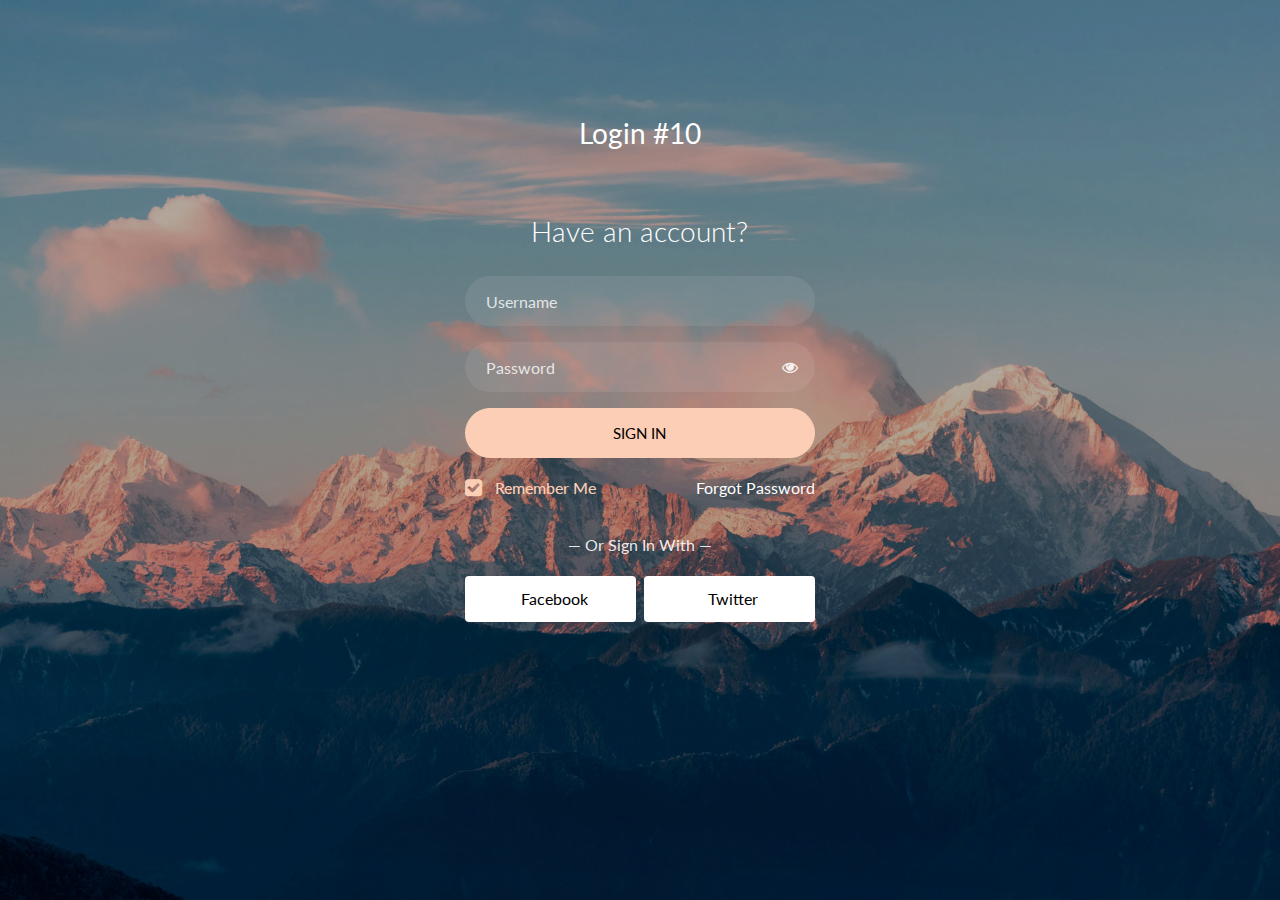
<file: GraniteMason/login-form-20/index.html>
<!doctype html>
<html lang="en">
  <head>
  	<title>Login 10</title>
    <meta charset="utf-8">
    <meta name="viewport" content="width=device-width, initial-scale=1, shrink-to-fit=no">

	<link href="https://fonts.googleapis.com/css?family=Lato:300,400,700&display=swap" rel="stylesheet">

	<link rel="stylesheet" href="https://stackpath.bootstrapcdn.com/font-awesome/4.7.0/css/font-awesome.min.css">
	
	<link rel="stylesheet" href="css/style.css">

	</head>
	<body class="img js-fullheight" style="background-image: url(images/bg.jpg);">
	<section class="ftco-section">
		<div class="container">
			<div class="row justify-content-center">
				<div class="col-md-6 text-center mb-5">
					<h2 class="heading-section">Login #10</h2>
				</div>
			</div>
			<div class="row justify-content-center">
				<div class="col-md-6 col-lg-4">
					<div class="login-wrap p-0">
		      	<h3 class="mb-4 text-center">Have an account?</h3>
		      	<form action="#" class="signin-form">
		      		<div class="form-group">
		      			<input type="text" class="form-control" placeholder="Username" required>
		      		</div>
	            <div class="form-group">
	              <input id="password-field" type="password" class="form-control" placeholder="Password" required>
	              <span toggle="#password-field" class="fa fa-fw fa-eye field-icon toggle-password"></span>
	            </div>
	            <div class="form-group">
	            	<button type="submit" class="form-control btn btn-primary submit px-3">Sign In</button>
	            </div>
	            <div class="form-group d-md-flex">
	            	<div class="w-50">
		            	<label class="checkbox-wrap checkbox-primary">Remember Me
									  <input type="checkbox" checked>
									  <span class="checkmark"></span>
									</label>
								</div>
								<div class="w-50 text-md-right">
									<a href="#" style="color: #fff">Forgot Password</a>
								</div>
	            </div>
	          </form>
	          <p class="w-100 text-center">&mdash; Or Sign In With &mdash;</p>
	          <div class="social d-flex text-center">
	          	<a href="#" class="px-2 py-2 mr-md-1 rounded"><span class="ion-logo-facebook mr-2"></span> Facebook</a>
	          	<a href="#" class="px-2 py-2 ml-md-1 rounded"><span class="ion-logo-twitter mr-2"></span> Twitter</a>
	          </div>
		      </div>
				</div>
			</div>
		</div>
	</section>

	<script src="js/jquery.min.js"></script>
  <script src="js/popper.js"></script>
  <script src="js/bootstrap.min.js"></script>
  <script src="js/main.js"></script>

	</body>
</html>
</file>
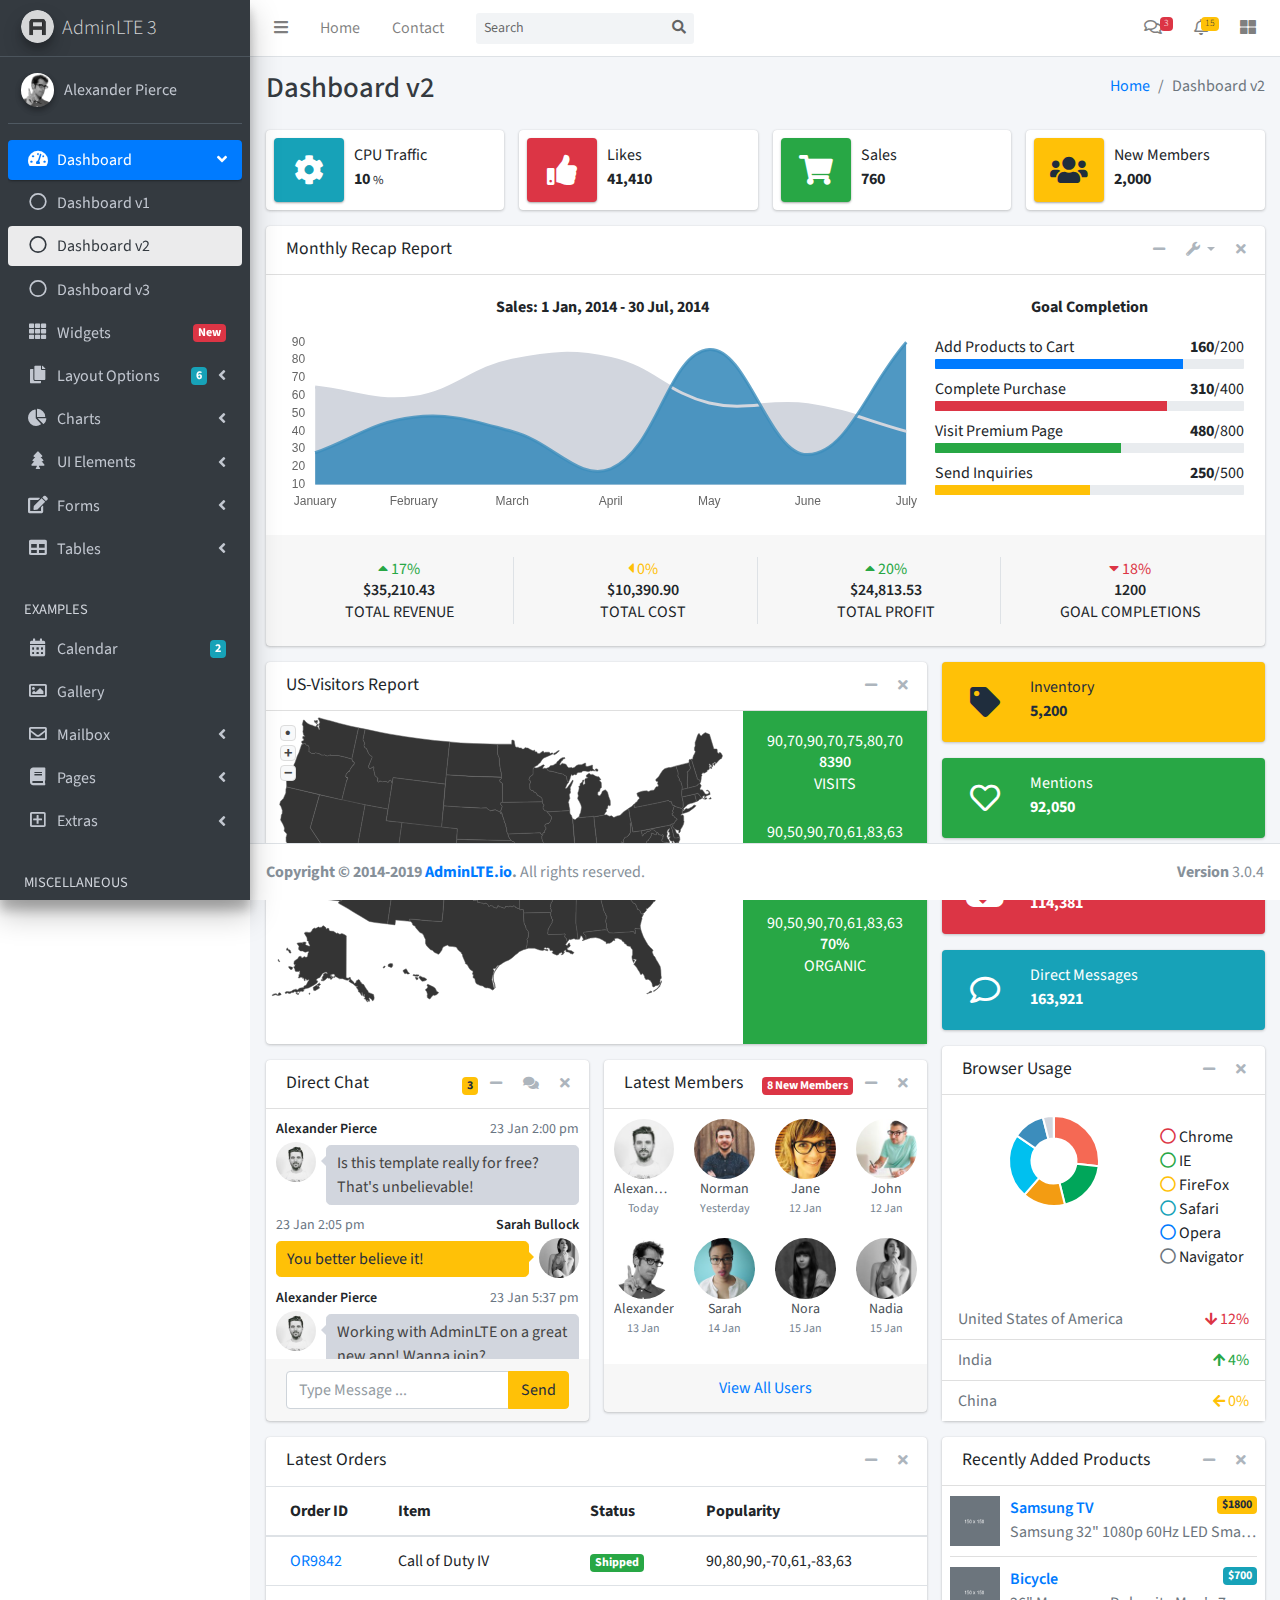
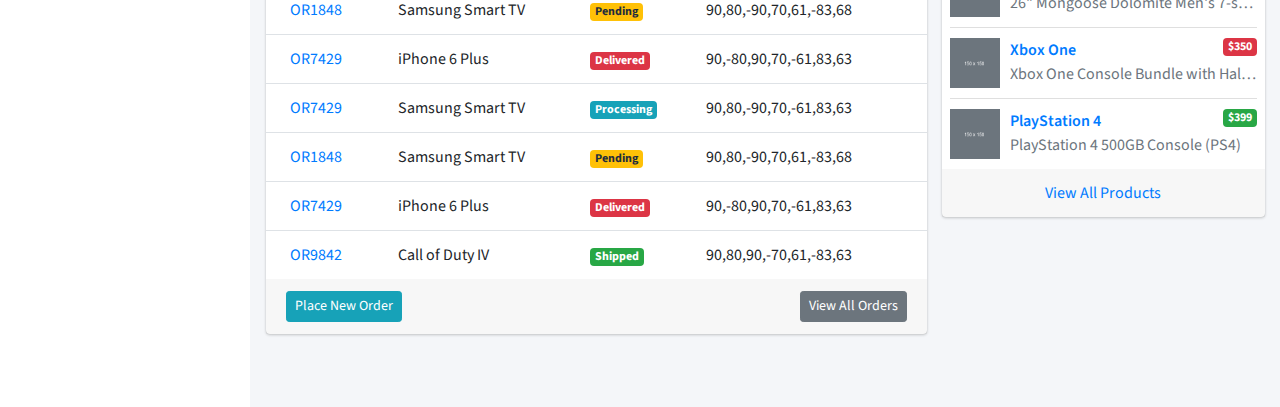
<file: GraniteMason/AdminLTE-3.0.4/index2.html>
<!DOCTYPE html>
<html lang="en">
<head>
  <meta charset="utf-8">
  <meta name="viewport" content="width=device-width, initial-scale=1">
  <meta http-equiv="x-ua-compatible" content="ie=edge">

  <title>AdminLTE 3 | Dashboard 2</title>

  <!-- Font Awesome Icons -->
  <link rel="stylesheet" href="plugins/fontawesome-free/css/all.min.css">
  <!-- overlayScrollbars -->
  <link rel="stylesheet" href="plugins/overlayScrollbars/css/OverlayScrollbars.min.css">
  <!-- Theme style -->
  <link rel="stylesheet" href="dist/css/adminlte.min.css">
  <!-- Google Font: Source Sans Pro -->
  <link href="https://fonts.googleapis.com/css?family=Source+Sans+Pro:300,400,400i,700" rel="stylesheet">
</head>
<body class="hold-transition sidebar-mini layout-fixed layout-navbar-fixed layout-footer-fixed">
<div class="wrapper">
  <!-- Navbar -->
  <nav class="main-header navbar navbar-expand navbar-white navbar-light">
    <!-- Left navbar links -->
    <ul class="navbar-nav">
      <li class="nav-item">
        <a class="nav-link" data-widget="pushmenu" href="#" role="button"><i class="fas fa-bars"></i></a>
      </li>
      <li class="nav-item d-none d-sm-inline-block">
        <a href="index3.html" class="nav-link">Home</a>
      </li>
      <li class="nav-item d-none d-sm-inline-block">
        <a href="#" class="nav-link">Contact</a>
      </li>
    </ul>

    <!-- SEARCH FORM -->
    <form class="form-inline ml-3">
      <div class="input-group input-group-sm">
        <input class="form-control form-control-navbar" type="search" placeholder="Search" aria-label="Search">
        <div class="input-group-append">
          <button class="btn btn-navbar" type="submit">
            <i class="fas fa-search"></i>
          </button>
        </div>
      </div>
    </form>

    <!-- Right navbar links -->
    <ul class="navbar-nav ml-auto">
      <!-- Messages Dropdown Menu -->
      <li class="nav-item dropdown">
        <a class="nav-link" data-toggle="dropdown" href="#">
          <i class="far fa-comments"></i>
          <span class="badge badge-danger navbar-badge">3</span>
        </a>
        <div class="dropdown-menu dropdown-menu-lg dropdown-menu-right">
          <a href="#" class="dropdown-item">
            <!-- Message Start -->
            <div class="media">
              <img src="dist/img/user1-128x128.jpg" alt="User Avatar" class="img-size-50 mr-3 img-circle">
              <div class="media-body">
                <h3 class="dropdown-item-title">
                  Brad Diesel
                  <span class="float-right text-sm text-danger"><i class="fas fa-star"></i></span>
                </h3>
                <p class="text-sm">Call me whenever you can...</p>
                <p class="text-sm text-muted"><i class="far fa-clock mr-1"></i> 4 Hours Ago</p>
              </div>
            </div>
            <!-- Message End -->
          </a>
          <div class="dropdown-divider"></div>
          <a href="#" class="dropdown-item">
            <!-- Message Start -->
            <div class="media">
              <img src="dist/img/user8-128x128.jpg" alt="User Avatar" class="img-size-50 img-circle mr-3">
              <div class="media-body">
                <h3 class="dropdown-item-title">
                  John Pierce
                  <span class="float-right text-sm text-muted"><i class="fas fa-star"></i></span>
                </h3>
                <p class="text-sm">I got your message bro</p>
                <p class="text-sm text-muted"><i class="far fa-clock mr-1"></i> 4 Hours Ago</p>
              </div>
            </div>
            <!-- Message End -->
          </a>
          <div class="dropdown-divider"></div>
          <a href="#" class="dropdown-item">
            <!-- Message Start -->
            <div class="media">
              <img src="dist/img/user3-128x128.jpg" alt="User Avatar" class="img-size-50 img-circle mr-3">
              <div class="media-body">
                <h3 class="dropdown-item-title">
                  Nora Silvester
                  <span class="float-right text-sm text-warning"><i class="fas fa-star"></i></span>
                </h3>
                <p class="text-sm">The subject goes here</p>
                <p class="text-sm text-muted"><i class="far fa-clock mr-1"></i> 4 Hours Ago</p>
              </div>
            </div>
            <!-- Message End -->
          </a>
          <div class="dropdown-divider"></div>
          <a href="#" class="dropdown-item dropdown-footer">See All Messages</a>
        </div>
      </li>
      <!-- Notifications Dropdown Menu -->
      <li class="nav-item dropdown">
        <a class="nav-link" data-toggle="dropdown" href="#">
          <i class="far fa-bell"></i>
          <span class="badge badge-warning navbar-badge">15</span>
        </a>
        <div class="dropdown-menu dropdown-menu-lg dropdown-menu-right">
          <span class="dropdown-item dropdown-header">15 Notifications</span>
          <div class="dropdown-divider"></div>
          <a href="#" class="dropdown-item">
            <i class="fas fa-envelope mr-2"></i> 4 new messages
            <span class="float-right text-muted text-sm">3 mins</span>
          </a>
          <div class="dropdown-divider"></div>
          <a href="#" class="dropdown-item">
            <i class="fas fa-users mr-2"></i> 8 friend requests
            <span class="float-right text-muted text-sm">12 hours</span>
          </a>
          <div class="dropdown-divider"></div>
          <a href="#" class="dropdown-item">
            <i class="fas fa-file mr-2"></i> 3 new reports
            <span class="float-right text-muted text-sm">2 days</span>
          </a>
          <div class="dropdown-divider"></div>
          <a href="#" class="dropdown-item dropdown-footer">See All Notifications</a>
        </div>
      </li>
      <li class="nav-item">
        <a class="nav-link" data-widget="control-sidebar" data-slide="true" href="#" role="button"><i
            class="fas fa-th-large"></i></a>
      </li>
    </ul>
  </nav>
  <!-- /.navbar -->

  <!-- Main Sidebar Container -->
  <aside class="main-sidebar sidebar-dark-primary elevation-4">
    <!-- Brand Logo -->
    <a href="index3.html" class="brand-link">
      <img src="dist/img/AdminLTELogo.png" alt="AdminLTE Logo" class="brand-image img-circle elevation-3"
           style="opacity: .8">
      <span class="brand-text font-weight-light">AdminLTE 3</span>
    </a>

    <!-- Sidebar -->
    <div class="sidebar">
      <!-- Sidebar user panel (optional) -->
      <div class="user-panel mt-3 pb-3 mb-3 d-flex">
        <div class="image">
          <img src="dist/img/user2-160x160.jpg" class="img-circle elevation-2" alt="User Image">
        </div>
        <div class="info">
          <a href="#" class="d-block">Alexander Pierce</a>
        </div>
      </div>

      <!-- Sidebar Menu -->
      <nav class="mt-2">
        <ul class="nav nav-pills nav-sidebar flex-column" data-widget="treeview" role="menu" data-accordion="false">
          <!-- Add icons to the links using the .nav-icon class
               with font-awesome or any other icon font library -->
          <li class="nav-item has-treeview menu-open">
            <a href="#" class="nav-link active">
              <i class="nav-icon fas fa-tachometer-alt"></i>
              <p>
                Dashboard
                <i class="right fas fa-angle-left"></i>
              </p>
            </a>
            <ul class="nav nav-treeview">
              <li class="nav-item">
                <a href="./index.html" class="nav-link">
                  <i class="far fa-circle nav-icon"></i>
                  <p>Dashboard v1</p>
                </a>
              </li>
              <li class="nav-item">
                <a href="./index2.html" class="nav-link active">
                  <i class="far fa-circle nav-icon"></i>
                  <p>Dashboard v2</p>
                </a>
              </li>
              <li class="nav-item">
                <a href="./index3.html" class="nav-link">
                  <i class="far fa-circle nav-icon"></i>
                  <p>Dashboard v3</p>
                </a>
              </li>
            </ul>
          </li>
          <li class="nav-item">
            <a href="pages/widgets.html" class="nav-link">
              <i class="nav-icon fas fa-th"></i>
              <p>
                Widgets
                <span class="right badge badge-danger">New</span>
              </p>
            </a>
          </li>
          <li class="nav-item has-treeview">
            <a href="#" class="nav-link">
              <i class="nav-icon fas fa-copy"></i>
              <p>
                Layout Options
                <i class="fas fa-angle-left right"></i>
                <span class="badge badge-info right">6</span>
              </p>
            </a>
            <ul class="nav nav-treeview">
              <li class="nav-item">
                <a href="pages/layout/top-nav.html" class="nav-link">
                  <i class="far fa-circle nav-icon"></i>
                  <p>Top Navigation</p>
                </a>
              </li>
              <li class="nav-item">
                <a href="pages/layout/top-nav-sidebar.html" class="nav-link">
                  <i class="far fa-circle nav-icon"></i>
                  <p>Top Navigation + Sidebar</p>
                </a>
              </li>
              <li class="nav-item">
                <a href="pages/layout/boxed.html" class="nav-link">
                  <i class="far fa-circle nav-icon"></i>
                  <p>Boxed</p>
                </a>
              </li>
              <li class="nav-item">
                <a href="pages/layout/fixed-sidebar.html" class="nav-link">
                  <i class="far fa-circle nav-icon"></i>
                  <p>Fixed Sidebar</p>
                </a>
              </li>
              <li class="nav-item">
                <a href="pages/layout/fixed-topnav.html" class="nav-link">
                  <i class="far fa-circle nav-icon"></i>
                  <p>Fixed Navbar</p>
                </a>
              </li>
              <li class="nav-item">
                <a href="pages/layout/fixed-footer.html" class="nav-link">
                  <i class="far fa-circle nav-icon"></i>
                  <p>Fixed Footer</p>
                </a>
              </li>
              <li class="nav-item">
                <a href="pages/layout/collapsed-sidebar.html" class="nav-link">
                  <i class="far fa-circle nav-icon"></i>
                  <p>Collapsed Sidebar</p>
                </a>
              </li>
            </ul>
          </li>
          <li class="nav-item has-treeview">
            <a href="#" class="nav-link">
              <i class="nav-icon fas fa-chart-pie"></i>
              <p>
                Charts
                <i class="right fas fa-angle-left"></i>
              </p>
            </a>
            <ul class="nav nav-treeview">
              <li class="nav-item">
                <a href="pages/charts/chartjs.html" class="nav-link">
                  <i class="far fa-circle nav-icon"></i>
                  <p>ChartJS</p>
                </a>
              </li>
              <li class="nav-item">
                <a href="pages/charts/flot.html" class="nav-link">
                  <i class="far fa-circle nav-icon"></i>
                  <p>Flot</p>
                </a>
              </li>
              <li class="nav-item">
                <a href="pages/charts/inline.html" class="nav-link">
                  <i class="far fa-circle nav-icon"></i>
                  <p>Inline</p>
                </a>
              </li>
            </ul>
          </li>
          <li class="nav-item has-treeview">
            <a href="#" class="nav-link">
              <i class="nav-icon fas fa-tree"></i>
              <p>
                UI Elements
                <i class="fas fa-angle-left right"></i>
              </p>
            </a>
            <ul class="nav nav-treeview">
              <li class="nav-item">
                <a href="pages/UI/general.html" class="nav-link">
                  <i class="far fa-circle nav-icon"></i>
                  <p>General</p>
                </a>
              </li>
              <li class="nav-item">
                <a href="pages/UI/icons.html" class="nav-link">
                  <i class="far fa-circle nav-icon"></i>
                  <p>Icons</p>
                </a>
              </li>
              <li class="nav-item">
                <a href="pages/UI/buttons.html" class="nav-link">
                  <i class="far fa-circle nav-icon"></i>
                  <p>Buttons</p>
                </a>
              </li>
              <li class="nav-item">
                <a href="pages/UI/sliders.html" class="nav-link">
                  <i class="far fa-circle nav-icon"></i>
                  <p>Sliders</p>
                </a>
              </li>
              <li class="nav-item">
                <a href="pages/UI/modals.html" class="nav-link">
                  <i class="far fa-circle nav-icon"></i>
                  <p>Modals & Alerts</p>
                </a>
              </li>
              <li class="nav-item">
                <a href="pages/UI/navbar.html" class="nav-link">
                  <i class="far fa-circle nav-icon"></i>
                  <p>Navbar & Tabs</p>
                </a>
              </li>
              <li class="nav-item">
                <a href="pages/UI/timeline.html" class="nav-link">
                  <i class="far fa-circle nav-icon"></i>
                  <p>Timeline</p>
                </a>
              </li>
              <li class="nav-item">
                <a href="pages/UI/ribbons.html" class="nav-link">
                  <i class="far fa-circle nav-icon"></i>
                  <p>Ribbons</p>
                </a>
              </li>
            </ul>
          </li>
          <li class="nav-item has-treeview">
            <a href="#" class="nav-link">
              <i class="nav-icon fas fa-edit"></i>
              <p>
                Forms
                <i class="fas fa-angle-left right"></i>
              </p>
            </a>
            <ul class="nav nav-treeview">
              <li class="nav-item">
                <a href="pages/forms/general.html" class="nav-link">
                  <i class="far fa-circle nav-icon"></i>
                  <p>General Elements</p>
                </a>
              </li>
              <li class="nav-item">
                <a href="pages/forms/advanced.html" class="nav-link">
                  <i class="far fa-circle nav-icon"></i>
                  <p>Advanced Elements</p>
                </a>
              </li>
              <li class="nav-item">
                <a href="pages/forms/editors.html" class="nav-link">
                  <i class="far fa-circle nav-icon"></i>
                  <p>Editors</p>
                </a>
              </li>
              <li class="nav-item">
                <a href="pages/forms/validation.html" class="nav-link">
                  <i class="far fa-circle nav-icon"></i>
                  <p>Validation</p>
                </a>
              </li>
            </ul>
          </li>
          <li class="nav-item has-treeview">
            <a href="#" class="nav-link">
              <i class="nav-icon fas fa-table"></i>
              <p>
                Tables
                <i class="fas fa-angle-left right"></i>
              </p>
            </a>
            <ul class="nav nav-treeview">
              <li class="nav-item">
                <a href="pages/tables/simple.html" class="nav-link">
                  <i class="far fa-circle nav-icon"></i>
                  <p>Simple Tables</p>
                </a>
              </li>
              <li class="nav-item">
                <a href="pages/tables/data.html" class="nav-link">
                  <i class="far fa-circle nav-icon"></i>
                  <p>DataTables</p>
                </a>
              </li>
              <li class="nav-item">
                <a href="pages/tables/jsgrid.html" class="nav-link">
                  <i class="far fa-circle nav-icon"></i>
                  <p>jsGrid</p>
                </a>
              </li>
            </ul>
          </li>
          <li class="nav-header">EXAMPLES</li>
          <li class="nav-item">
            <a href="pages/calendar.html" class="nav-link">
              <i class="nav-icon fas fa-calendar-alt"></i>
              <p>
                Calendar
                <span class="badge badge-info right">2</span>
              </p>
            </a>
          </li>
          <li class="nav-item">
            <a href="pages/gallery.html" class="nav-link">
              <i class="nav-icon far fa-image"></i>
              <p>
                Gallery
              </p>
            </a>
          </li>
          <li class="nav-item has-treeview">
            <a href="#" class="nav-link">
              <i class="nav-icon far fa-envelope"></i>
              <p>
                Mailbox
                <i class="fas fa-angle-left right"></i>
              </p>
            </a>
            <ul class="nav nav-treeview">
              <li class="nav-item">
                <a href="pages/mailbox/mailbox.html" class="nav-link">
                  <i class="far fa-circle nav-icon"></i>
                  <p>Inbox</p>
                </a>
              </li>
              <li class="nav-item">
                <a href="pages/mailbox/compose.html" class="nav-link">
                  <i class="far fa-circle nav-icon"></i>
                  <p>Compose</p>
                </a>
              </li>
              <li class="nav-item">
                <a href="pages/mailbox/read-mail.html" class="nav-link">
                  <i class="far fa-circle nav-icon"></i>
                  <p>Read</p>
                </a>
              </li>
            </ul>
          </li>
          <li class="nav-item has-treeview">
            <a href="#" class="nav-link">
              <i class="nav-icon fas fa-book"></i>
              <p>
                Pages
                <i class="fas fa-angle-left right"></i>
              </p>
            </a>
            <ul class="nav nav-treeview">
              <li class="nav-item">
                <a href="pages/examples/invoice.html" class="nav-link">
                  <i class="far fa-circle nav-icon"></i>
                  <p>Invoice</p>
                </a>
              </li>
              <li class="nav-item">
                <a href="pages/examples/profile.html" class="nav-link">
                  <i class="far fa-circle nav-icon"></i>
                  <p>Profile</p>
                </a>
              </li>
              <li class="nav-item">
                <a href="pages/examples/e-commerce.html" class="nav-link">
                  <i class="far fa-circle nav-icon"></i>
                  <p>E-commerce</p>
                </a>
              </li>
              <li class="nav-item">
                <a href="pages/examples/projects.html" class="nav-link">
                  <i class="far fa-circle nav-icon"></i>
                  <p>Projects</p>
                </a>
              </li>
              <li class="nav-item">
                <a href="pages/examples/project-add.html" class="nav-link">
                  <i class="far fa-circle nav-icon"></i>
                  <p>Project Add</p>
                </a>
              </li>
              <li class="nav-item">
                <a href="pages/examples/project-edit.html" class="nav-link">
                  <i class="far fa-circle nav-icon"></i>
                  <p>Project Edit</p>
                </a>
              </li>
              <li class="nav-item">
                <a href="pages/examples/project-detail.html" class="nav-link">
                  <i class="far fa-circle nav-icon"></i>
                  <p>Project Detail</p>
                </a>
              </li>
              <li class="nav-item">
                <a href="pages/examples/contacts.html" class="nav-link">
                  <i class="far fa-circle nav-icon"></i>
                  <p>Contacts</p>
                </a>
              </li>
            </ul>
          </li>
          <li class="nav-item has-treeview">
            <a href="#" class="nav-link">
              <i class="nav-icon far fa-plus-square"></i>
              <p>
                Extras
                <i class="fas fa-angle-left right"></i>
              </p>
            </a>
            <ul class="nav nav-treeview">
              <li class="nav-item">
                <a href="pages/examples/login.html" class="nav-link">
                  <i class="far fa-circle nav-icon"></i>
                  <p>Login</p>
                </a>
              </li>
              <li class="nav-item">
                <a href="pages/examples/register.html" class="nav-link">
                  <i class="far fa-circle nav-icon"></i>
                  <p>Register</p>
                </a>
              </li>
              <li class="nav-item">
                <a href="pages/examples/forgot-password.html" class="nav-link">
                  <i class="far fa-circle nav-icon"></i>
                  <p>Forgot Password</p>
                </a>
              </li>
              <li class="nav-item">
                <a href="pages/examples/recover-password.html" class="nav-link">
                  <i class="far fa-circle nav-icon"></i>
                  <p>Recover Password</p>
                </a>
              </li>
              <li class="nav-item">
                <a href="pages/examples/lockscreen.html" class="nav-link">
                  <i class="far fa-circle nav-icon"></i>
                  <p>Lockscreen</p>
                </a>
              </li>
              <li class="nav-item">
                <a href="pages/examples/legacy-user-menu.html" class="nav-link">
                  <i class="far fa-circle nav-icon"></i>
                  <p>Legacy User Menu</p>
                </a>
              </li>
              <li class="nav-item">
                <a href="pages/examples/language-menu.html" class="nav-link">
                  <i class="far fa-circle nav-icon"></i>
                  <p>Language Menu</p>
                </a>
              </li>
              <li class="nav-item">
                <a href="pages/examples/404.html" class="nav-link">
                  <i class="far fa-circle nav-icon"></i>
                  <p>Error 404</p>
                </a>
              </li>
              <li class="nav-item">
                <a href="pages/examples/500.html" class="nav-link">
                  <i class="far fa-circle nav-icon"></i>
                  <p>Error 500</p>
                </a>
              </li>
              <li class="nav-item">
                <a href="pages/examples/pace.html" class="nav-link">
                  <i class="far fa-circle nav-icon"></i>
                  <p>Pace</p>
                </a>
              </li>
              <li class="nav-item">
                <a href="pages/examples/blank.html" class="nav-link">
                  <i class="far fa-circle nav-icon"></i>
                  <p>Blank Page</p>
                </a>
              </li>
              <li class="nav-item">
                <a href="starter.html" class="nav-link">
                  <i class="far fa-circle nav-icon"></i>
                  <p>Starter Page</p>
                </a>
              </li>
            </ul>
          </li>
          <li class="nav-header">MISCELLANEOUS</li>
          <li class="nav-item">
            <a href="https://adminlte.io/docs/3.0" class="nav-link">
              <i class="nav-icon fas fa-file"></i>
              <p>Documentation</p>
            </a>
          </li>
          <li class="nav-header">MULTI LEVEL EXAMPLE</li>
          <li class="nav-item">
            <a href="#" class="nav-link">
              <i class="fas fa-circle nav-icon"></i>
              <p>Level 1</p>
            </a>
          </li>
          <li class="nav-item has-treeview">
            <a href="#" class="nav-link">
              <i class="nav-icon fas fa-circle"></i>
              <p>
                Level 1
                <i class="right fas fa-angle-left"></i>
              </p>
            </a>
            <ul class="nav nav-treeview">
              <li class="nav-item">
                <a href="#" class="nav-link">
                  <i class="far fa-circle nav-icon"></i>
                  <p>Level 2</p>
                </a>
              </li>
              <li class="nav-item has-treeview">
                <a href="#" class="nav-link">
                  <i class="far fa-circle nav-icon"></i>
                  <p>
                    Level 2
                    <i class="right fas fa-angle-left"></i>
                  </p>
                </a>
                <ul class="nav nav-treeview">
                  <li class="nav-item">
                    <a href="#" class="nav-link">
                      <i class="far fa-dot-circle nav-icon"></i>
                      <p>Level 3</p>
                    </a>
                  </li>
                  <li class="nav-item">
                    <a href="#" class="nav-link">
                      <i class="far fa-dot-circle nav-icon"></i>
                      <p>Level 3</p>
                    </a>
                  </li>
                  <li class="nav-item">
                    <a href="#" class="nav-link">
                      <i class="far fa-dot-circle nav-icon"></i>
                      <p>Level 3</p>
                    </a>
                  </li>
                </ul>
              </li>
              <li class="nav-item">
                <a href="#" class="nav-link">
                  <i class="far fa-circle nav-icon"></i>
                  <p>Level 2</p>
                </a>
              </li>
            </ul>
          </li>
          <li class="nav-item">
            <a href="#" class="nav-link">
              <i class="fas fa-circle nav-icon"></i>
              <p>Level 1</p>
            </a>
          </li>
          <li class="nav-header">LABELS</li>
          <li class="nav-item">
            <a href="#" class="nav-link">
              <i class="nav-icon far fa-circle text-danger"></i>
              <p class="text">Important</p>
            </a>
          </li>
          <li class="nav-item">
            <a href="#" class="nav-link">
              <i class="nav-icon far fa-circle text-warning"></i>
              <p>Warning</p>
            </a>
          </li>
          <li class="nav-item">
            <a href="#" class="nav-link">
              <i class="nav-icon far fa-circle text-info"></i>
              <p>Informational</p>
            </a>
          </li>
        </ul>
      </nav>
      <!-- /.sidebar-menu -->
    </div>
    <!-- /.sidebar -->
  </aside>

  <!-- Content Wrapper. Contains page content -->
  <div class="content-wrapper">
    <!-- Content Header (Page header) -->
    <div class="content-header">
      <div class="container-fluid">
        <div class="row mb-2">
          <div class="col-sm-6">
            <h1 class="m-0 text-dark">Dashboard v2</h1>
          </div><!-- /.col -->
          <div class="col-sm-6">
            <ol class="breadcrumb float-sm-right">
              <li class="breadcrumb-item"><a href="#">Home</a></li>
              <li class="breadcrumb-item active">Dashboard v2</li>
            </ol>
          </div><!-- /.col -->
        </div><!-- /.row -->
      </div><!-- /.container-fluid -->
    </div>
    <!-- /.content-header -->

    <!-- Main content -->
    <section class="content">
      <div class="container-fluid">
        <!-- Info boxes -->
        <div class="row">
          <div class="col-12 col-sm-6 col-md-3">
            <div class="info-box">
              <span class="info-box-icon bg-info elevation-1"><i class="fas fa-cog"></i></span>

              <div class="info-box-content">
                <span class="info-box-text">CPU Traffic</span>
                <span class="info-box-number">
                  10
                  <small>%</small>
                </span>
              </div>
              <!-- /.info-box-content -->
            </div>
            <!-- /.info-box -->
          </div>
          <!-- /.col -->
          <div class="col-12 col-sm-6 col-md-3">
            <div class="info-box mb-3">
              <span class="info-box-icon bg-danger elevation-1"><i class="fas fa-thumbs-up"></i></span>

              <div class="info-box-content">
                <span class="info-box-text">Likes</span>
                <span class="info-box-number">41,410</span>
              </div>
              <!-- /.info-box-content -->
            </div>
            <!-- /.info-box -->
          </div>
          <!-- /.col -->

          <!-- fix for small devices only -->
          <div class="clearfix hidden-md-up"></div>

          <div class="col-12 col-sm-6 col-md-3">
            <div class="info-box mb-3">
              <span class="info-box-icon bg-success elevation-1"><i class="fas fa-shopping-cart"></i></span>

              <div class="info-box-content">
                <span class="info-box-text">Sales</span>
                <span class="info-box-number">760</span>
              </div>
              <!-- /.info-box-content -->
            </div>
            <!-- /.info-box -->
          </div>
          <!-- /.col -->
          <div class="col-12 col-sm-6 col-md-3">
            <div class="info-box mb-3">
              <span class="info-box-icon bg-warning elevation-1"><i class="fas fa-users"></i></span>

              <div class="info-box-content">
                <span class="info-box-text">New Members</span>
                <span class="info-box-number">2,000</span>
              </div>
              <!-- /.info-box-content -->
            </div>
            <!-- /.info-box -->
          </div>
          <!-- /.col -->
        </div>
        <!-- /.row -->

        <div class="row">
          <div class="col-md-12">
            <div class="card">
              <div class="card-header">
                <h5 class="card-title">Monthly Recap Report</h5>

                <div class="card-tools">
                  <button type="button" class="btn btn-tool" data-card-widget="collapse">
                    <i class="fas fa-minus"></i>
                  </button>
                  <div class="btn-group">
                    <button type="button" class="btn btn-tool dropdown-toggle" data-toggle="dropdown">
                      <i class="fas fa-wrench"></i>
                    </button>
                    <div class="dropdown-menu dropdown-menu-right" role="menu">
                      <a href="#" class="dropdown-item">Action</a>
                      <a href="#" class="dropdown-item">Another action</a>
                      <a href="#" class="dropdown-item">Something else here</a>
                      <a class="dropdown-divider"></a>
                      <a href="#" class="dropdown-item">Separated link</a>
                    </div>
                  </div>
                  <button type="button" class="btn btn-tool" data-card-widget="remove">
                    <i class="fas fa-times"></i>
                  </button>
                </div>
              </div>
              <!-- /.card-header -->
              <div class="card-body">
                <div class="row">
                  <div class="col-md-8">
                    <p class="text-center">
                      <strong>Sales: 1 Jan, 2014 - 30 Jul, 2014</strong>
                    </p>

                    <div class="chart">
                      <!-- Sales Chart Canvas -->
                      <canvas id="salesChart" height="180" style="height: 180px;"></canvas>
                    </div>
                    <!-- /.chart-responsive -->
                  </div>
                  <!-- /.col -->
                  <div class="col-md-4">
                    <p class="text-center">
                      <strong>Goal Completion</strong>
                    </p>

                    <div class="progress-group">
                      Add Products to Cart
                      <span class="float-right"><b>160</b>/200</span>
                      <div class="progress progress-sm">
                        <div class="progress-bar bg-primary" style="width: 80%"></div>
                      </div>
                    </div>
                    <!-- /.progress-group -->

                    <div class="progress-group">
                      Complete Purchase
                      <span class="float-right"><b>310</b>/400</span>
                      <div class="progress progress-sm">
                        <div class="progress-bar bg-danger" style="width: 75%"></div>
                      </div>
                    </div>

                    <!-- /.progress-group -->
                    <div class="progress-group">
                      <span class="progress-text">Visit Premium Page</span>
                      <span class="float-right"><b>480</b>/800</span>
                      <div class="progress progress-sm">
                        <div class="progress-bar bg-success" style="width: 60%"></div>
                      </div>
                    </div>

                    <!-- /.progress-group -->
                    <div class="progress-group">
                      Send Inquiries
                      <span class="float-right"><b>250</b>/500</span>
                      <div class="progress progress-sm">
                        <div class="progress-bar bg-warning" style="width: 50%"></div>
                      </div>
                    </div>
                    <!-- /.progress-group -->
                  </div>
                  <!-- /.col -->
                </div>
                <!-- /.row -->
              </div>
              <!-- ./card-body -->
              <div class="card-footer">
                <div class="row">
                  <div class="col-sm-3 col-6">
                    <div class="description-block border-right">
                      <span class="description-percentage text-success"><i class="fas fa-caret-up"></i> 17%</span>
                      <h5 class="description-header">$35,210.43</h5>
                      <span class="description-text">TOTAL REVENUE</span>
                    </div>
                    <!-- /.description-block -->
                  </div>
                  <!-- /.col -->
                  <div class="col-sm-3 col-6">
                    <div class="description-block border-right">
                      <span class="description-percentage text-warning"><i class="fas fa-caret-left"></i> 0%</span>
                      <h5 class="description-header">$10,390.90</h5>
                      <span class="description-text">TOTAL COST</span>
                    </div>
                    <!-- /.description-block -->
                  </div>
                  <!-- /.col -->
                  <div class="col-sm-3 col-6">
                    <div class="description-block border-right">
                      <span class="description-percentage text-success"><i class="fas fa-caret-up"></i> 20%</span>
                      <h5 class="description-header">$24,813.53</h5>
                      <span class="description-text">TOTAL PROFIT</span>
                    </div>
                    <!-- /.description-block -->
                  </div>
                  <!-- /.col -->
                  <div class="col-sm-3 col-6">
                    <div class="description-block">
                      <span class="description-percentage text-danger"><i class="fas fa-caret-down"></i> 18%</span>
                      <h5 class="description-header">1200</h5>
                      <span class="description-text">GOAL COMPLETIONS</span>
                    </div>
                    <!-- /.description-block -->
                  </div>
                </div>
                <!-- /.row -->
              </div>
              <!-- /.card-footer -->
            </div>
            <!-- /.card -->
          </div>
          <!-- /.col -->
        </div>
        <!-- /.row -->

        <!-- Main row -->
        <div class="row">
          <!-- Left col -->
          <div class="col-md-8">
            <!-- MAP & BOX PANE -->
            <div class="card">
              <div class="card-header">
                <h3 class="card-title">US-Visitors Report</h3>

                <div class="card-tools">
                  <button type="button" class="btn btn-tool" data-card-widget="collapse">
                    <i class="fas fa-minus"></i>
                  </button>
                  <button type="button" class="btn btn-tool" data-card-widget="remove">
                    <i class="fas fa-times"></i>
                  </button>
                </div>
              </div>
              <!-- /.card-header -->
              <div class="card-body p-0">
                <div class="d-md-flex">
                  <div class="p-1 flex-fill" style="overflow: hidden">
                    <!-- Map will be created here -->
                    <div id="world-map-markers" style="height: 325px; overflow: hidden">
                      <div class="map"></div>
                    </div>
                  </div>
                  <div class="card-pane-right bg-success pt-2 pb-2 pl-4 pr-4">
                    <div class="description-block mb-4">
                      <div class="sparkbar pad" data-color="#fff">90,70,90,70,75,80,70</div>
                      <h5 class="description-header">8390</h5>
                      <span class="description-text">Visits</span>
                    </div>
                    <!-- /.description-block -->
                    <div class="description-block mb-4">
                      <div class="sparkbar pad" data-color="#fff">90,50,90,70,61,83,63</div>
                      <h5 class="description-header">30%</h5>
                      <span class="description-text">Referrals</span>
                    </div>
                    <!-- /.description-block -->
                    <div class="description-block">
                      <div class="sparkbar pad" data-color="#fff">90,50,90,70,61,83,63</div>
                      <h5 class="description-header">70%</h5>
                      <span class="description-text">Organic</span>
                    </div>
                    <!-- /.description-block -->
                  </div><!-- /.card-pane-right -->
                </div><!-- /.d-md-flex -->
              </div>
              <!-- /.card-body -->
            </div>
            <!-- /.card -->
            <div class="row">
              <div class="col-md-6">
                <!-- DIRECT CHAT -->
                <div class="card direct-chat direct-chat-warning">
                  <div class="card-header">
                    <h3 class="card-title">Direct Chat</h3>

                    <div class="card-tools">
                      <span data-toggle="tooltip" title="3 New Messages" class="badge badge-warning">3</span>
                      <button type="button" class="btn btn-tool" data-card-widget="collapse"><i class="fas fa-minus"></i>
                      </button>
                      <button type="button" class="btn btn-tool" data-toggle="tooltip" title="Contacts"
                              data-widget="chat-pane-toggle">
                        <i class="fas fa-comments"></i></button>
                      <button type="button" class="btn btn-tool" data-card-widget="remove"><i class="fas fa-times"></i>
                      </button>
                    </div>
                  </div>
                  <!-- /.card-header -->
                  <div class="card-body">
                    <!-- Conversations are loaded here -->
                    <div class="direct-chat-messages">
                      <!-- Message. Default to the left -->
                      <div class="direct-chat-msg">
                        <div class="direct-chat-infos clearfix">
                          <span class="direct-chat-name float-left">Alexander Pierce</span>
                          <span class="direct-chat-timestamp float-right">23 Jan 2:00 pm</span>
                        </div>
                        <!-- /.direct-chat-infos -->
                        <img class="direct-chat-img" src="dist/img/user1-128x128.jpg" alt="message user image">
                        <!-- /.direct-chat-img -->
                        <div class="direct-chat-text">
                          Is this template really for free? That's unbelievable!
                        </div>
                        <!-- /.direct-chat-text -->
                      </div>
                      <!-- /.direct-chat-msg -->

                      <!-- Message to the right -->
                      <div class="direct-chat-msg right">
                        <div class="direct-chat-infos clearfix">
                          <span class="direct-chat-name float-right">Sarah Bullock</span>
                          <span class="direct-chat-timestamp float-left">23 Jan 2:05 pm</span>
                        </div>
                        <!-- /.direct-chat-infos -->
                        <img class="direct-chat-img" src="dist/img/user3-128x128.jpg" alt="message user image">
                        <!-- /.direct-chat-img -->
                        <div class="direct-chat-text">
                          You better believe it!
                        </div>
                        <!-- /.direct-chat-text -->
                      </div>
                      <!-- /.direct-chat-msg -->

                      <!-- Message. Default to the left -->
                      <div class="direct-chat-msg">
                        <div class="direct-chat-infos clearfix">
                          <span class="direct-chat-name float-left">Alexander Pierce</span>
                          <span class="direct-chat-timestamp float-right">23 Jan 5:37 pm</span>
                        </div>
                        <!-- /.direct-chat-infos -->
                        <img class="direct-chat-img" src="dist/img/user1-128x128.jpg" alt="message user image">
                        <!-- /.direct-chat-img -->
                        <div class="direct-chat-text">
                          Working with AdminLTE on a great new app! Wanna join?
                        </div>
                        <!-- /.direct-chat-text -->
                      </div>
                      <!-- /.direct-chat-msg -->

                      <!-- Message to the right -->
                      <div class="direct-chat-msg right">
                        <div class="direct-chat-infos clearfix">
                          <span class="direct-chat-name float-right">Sarah Bullock</span>
                          <span class="direct-chat-timestamp float-left">23 Jan 6:10 pm</span>
                        </div>
                        <!-- /.direct-chat-infos -->
                        <img class="direct-chat-img" src="dist/img/user3-128x128.jpg" alt="message user image">
                        <!-- /.direct-chat-img -->
                        <div class="direct-chat-text">
                          I would love to.
                        </div>
                        <!-- /.direct-chat-text -->
                      </div>
                      <!-- /.direct-chat-msg -->

                    </div>
                    <!--/.direct-chat-messages-->

                    <!-- Contacts are loaded here -->
                    <div class="direct-chat-contacts">
                      <ul class="contacts-list">
                        <li>
                          <a href="#">
                            <img class="contacts-list-img" src="dist/img/user1-128x128.jpg">

                            <div class="contacts-list-info">
                              <span class="contacts-list-name">
                                Count Dracula
                                <small class="contacts-list-date float-right">2/28/2015</small>
                              </span>
                              <span class="contacts-list-msg">How have you been? I was...</span>
                            </div>
                            <!-- /.contacts-list-info -->
                          </a>
                        </li>
                        <!-- End Contact Item -->
                        <li>
                          <a href="#">
                            <img class="contacts-list-img" src="dist/img/user7-128x128.jpg">

                            <div class="contacts-list-info">
                              <span class="contacts-list-name">
                                Sarah Doe
                                <small class="contacts-list-date float-right">2/23/2015</small>
                              </span>
                              <span class="contacts-list-msg">I will be waiting for...</span>
                            </div>
                            <!-- /.contacts-list-info -->
                          </a>
                        </li>
                        <!-- End Contact Item -->
                        <li>
                          <a href="#">
                            <img class="contacts-list-img" src="dist/img/user3-128x128.jpg">

                            <div class="contacts-list-info">
                              <span class="contacts-list-name">
                                Nadia Jolie
                                <small class="contacts-list-date float-right">2/20/2015</small>
                              </span>
                              <span class="contacts-list-msg">I'll call you back at...</span>
                            </div>
                            <!-- /.contacts-list-info -->
                          </a>
                        </li>
                        <!-- End Contact Item -->
                        <li>
                          <a href="#">
                            <img class="contacts-list-img" src="dist/img/user5-128x128.jpg">

                            <div class="contacts-list-info">
                              <span class="contacts-list-name">
                                Nora S. Vans
                                <small class="contacts-list-date float-right">2/10/2015</small>
                              </span>
                              <span class="contacts-list-msg">Where is your new...</span>
                            </div>
                            <!-- /.contacts-list-info -->
                          </a>
                        </li>
                        <!-- End Contact Item -->
                        <li>
                          <a href="#">
                            <img class="contacts-list-img" src="dist/img/user6-128x128.jpg">

                            <div class="contacts-list-info">
                              <span class="contacts-list-name">
                                John K.
                                <small class="contacts-list-date float-right">1/27/2015</small>
                              </span>
                              <span class="contacts-list-msg">Can I take a look at...</span>
                            </div>
                            <!-- /.contacts-list-info -->
                          </a>
                        </li>
                        <!-- End Contact Item -->
                        <li>
                          <a href="#">
                            <img class="contacts-list-img" src="dist/img/user8-128x128.jpg">

                            <div class="contacts-list-info">
                              <span class="contacts-list-name">
                                Kenneth M.
                                <small class="contacts-list-date float-right">1/4/2015</small>
                              </span>
                              <span class="contacts-list-msg">Never mind I found...</span>
                            </div>
                            <!-- /.contacts-list-info -->
                          </a>
                        </li>
                        <!-- End Contact Item -->
                      </ul>
                      <!-- /.contacts-list -->
                    </div>
                    <!-- /.direct-chat-pane -->
                  </div>
                  <!-- /.card-body -->
                  <div class="card-footer">
                    <form action="#" method="post">
                      <div class="input-group">
                        <input type="text" name="message" placeholder="Type Message ..." class="form-control">
                        <span class="input-group-append">
                          <button type="button" class="btn btn-warning">Send</button>
                        </span>
                      </div>
                    </form>
                  </div>
                  <!-- /.card-footer-->
                </div>
                <!--/.direct-chat -->
              </div>
              <!-- /.col -->

              <div class="col-md-6">
                <!-- USERS LIST -->
                <div class="card">
                  <div class="card-header">
                    <h3 class="card-title">Latest Members</h3>

                    <div class="card-tools">
                      <span class="badge badge-danger">8 New Members</span>
                      <button type="button" class="btn btn-tool" data-card-widget="collapse"><i class="fas fa-minus"></i>
                      </button>
                      <button type="button" class="btn btn-tool" data-card-widget="remove"><i class="fas fa-times"></i>
                      </button>
                    </div>
                  </div>
                  <!-- /.card-header -->
                  <div class="card-body p-0">
                    <ul class="users-list clearfix">
                      <li>
                        <img src="dist/img/user1-128x128.jpg" alt="User Image">
                        <a class="users-list-name" href="#">Alexander Pierce</a>
                        <span class="users-list-date">Today</span>
                      </li>
                      <li>
                        <img src="dist/img/user8-128x128.jpg" alt="User Image">
                        <a class="users-list-name" href="#">Norman</a>
                        <span class="users-list-date">Yesterday</span>
                      </li>
                      <li>
                        <img src="dist/img/user7-128x128.jpg" alt="User Image">
                        <a class="users-list-name" href="#">Jane</a>
                        <span class="users-list-date">12 Jan</span>
                      </li>
                      <li>
                        <img src="dist/img/user6-128x128.jpg" alt="User Image">
                        <a class="users-list-name" href="#">John</a>
                        <span class="users-list-date">12 Jan</span>
                      </li>
                      <li>
                        <img src="dist/img/user2-160x160.jpg" alt="User Image">
                        <a class="users-list-name" href="#">Alexander</a>
                        <span class="users-list-date">13 Jan</span>
                      </li>
                      <li>
                        <img src="dist/img/user5-128x128.jpg" alt="User Image">
                        <a class="users-list-name" href="#">Sarah</a>
                        <span class="users-list-date">14 Jan</span>
                      </li>
                      <li>
                        <img src="dist/img/user4-128x128.jpg" alt="User Image">
                        <a class="users-list-name" href="#">Nora</a>
                        <span class="users-list-date">15 Jan</span>
                      </li>
                      <li>
                        <img src="dist/img/user3-128x128.jpg" alt="User Image">
                        <a class="users-list-name" href="#">Nadia</a>
                        <span class="users-list-date">15 Jan</span>
                      </li>
                    </ul>
                    <!-- /.users-list -->
                  </div>
                  <!-- /.card-body -->
                  <div class="card-footer text-center">
                    <a href="javascript::">View All Users</a>
                  </div>
                  <!-- /.card-footer -->
                </div>
                <!--/.card -->
              </div>
              <!-- /.col -->
            </div>
            <!-- /.row -->

            <!-- TABLE: LATEST ORDERS -->
            <div class="card">
              <div class="card-header border-transparent">
                <h3 class="card-title">Latest Orders</h3>

                <div class="card-tools">
                  <button type="button" class="btn btn-tool" data-card-widget="collapse">
                    <i class="fas fa-minus"></i>
                  </button>
                  <button type="button" class="btn btn-tool" data-card-widget="remove">
                    <i class="fas fa-times"></i>
                  </button>
                </div>
              </div>
              <!-- /.card-header -->
              <div class="card-body p-0">
                <div class="table-responsive">
                  <table class="table m-0">
                    <thead>
                    <tr>
                      <th>Order ID</th>
                      <th>Item</th>
                      <th>Status</th>
                      <th>Popularity</th>
                    </tr>
                    </thead>
                    <tbody>
                    <tr>
                      <td><a href="pages/examples/invoice.html">OR9842</a></td>
                      <td>Call of Duty IV</td>
                      <td><span class="badge badge-success">Shipped</span></td>
                      <td>
                        <div class="sparkbar" data-color="#00a65a" data-height="20">90,80,90,-70,61,-83,63</div>
                      </td>
                    </tr>
                    <tr>
                      <td><a href="pages/examples/invoice.html">OR1848</a></td>
                      <td>Samsung Smart TV</td>
                      <td><span class="badge badge-warning">Pending</span></td>
                      <td>
                        <div class="sparkbar" data-color="#f39c12" data-height="20">90,80,-90,70,61,-83,68</div>
                      </td>
                    </tr>
                    <tr>
                      <td><a href="pages/examples/invoice.html">OR7429</a></td>
                      <td>iPhone 6 Plus</td>
                      <td><span class="badge badge-danger">Delivered</span></td>
                      <td>
                        <div class="sparkbar" data-color="#f56954" data-height="20">90,-80,90,70,-61,83,63</div>
                      </td>
                    </tr>
                    <tr>
                      <td><a href="pages/examples/invoice.html">OR7429</a></td>
                      <td>Samsung Smart TV</td>
                      <td><span class="badge badge-info">Processing</span></td>
                      <td>
                        <div class="sparkbar" data-color="#00c0ef" data-height="20">90,80,-90,70,-61,83,63</div>
                      </td>
                    </tr>
                    <tr>
                      <td><a href="pages/examples/invoice.html">OR1848</a></td>
                      <td>Samsung Smart TV</td>
                      <td><span class="badge badge-warning">Pending</span></td>
                      <td>
                        <div class="sparkbar" data-color="#f39c12" data-height="20">90,80,-90,70,61,-83,68</div>
                      </td>
                    </tr>
                    <tr>
                      <td><a href="pages/examples/invoice.html">OR7429</a></td>
                      <td>iPhone 6 Plus</td>
                      <td><span class="badge badge-danger">Delivered</span></td>
                      <td>
                        <div class="sparkbar" data-color="#f56954" data-height="20">90,-80,90,70,-61,83,63</div>
                      </td>
                    </tr>
                    <tr>
                      <td><a href="pages/examples/invoice.html">OR9842</a></td>
                      <td>Call of Duty IV</td>
                      <td><span class="badge badge-success">Shipped</span></td>
                      <td>
                        <div class="sparkbar" data-color="#00a65a" data-height="20">90,80,90,-70,61,-83,63</div>
                      </td>
                    </tr>
                    </tbody>
                  </table>
                </div>
                <!-- /.table-responsive -->
              </div>
              <!-- /.card-body -->
              <div class="card-footer clearfix">
                <a href="javascript:void(0)" class="btn btn-sm btn-info float-left">Place New Order</a>
                <a href="javascript:void(0)" class="btn btn-sm btn-secondary float-right">View All Orders</a>
              </div>
              <!-- /.card-footer -->
            </div>
            <!-- /.card -->
          </div>
          <!-- /.col -->

          <div class="col-md-4">
            <!-- Info Boxes Style 2 -->
            <div class="info-box mb-3 bg-warning">
              <span class="info-box-icon"><i class="fas fa-tag"></i></span>

              <div class="info-box-content">
                <span class="info-box-text">Inventory</span>
                <span class="info-box-number">5,200</span>
              </div>
              <!-- /.info-box-content -->
            </div>
            <!-- /.info-box -->
            <div class="info-box mb-3 bg-success">
              <span class="info-box-icon"><i class="far fa-heart"></i></span>

              <div class="info-box-content">
                <span class="info-box-text">Mentions</span>
                <span class="info-box-number">92,050</span>
              </div>
              <!-- /.info-box-content -->
            </div>
            <!-- /.info-box -->
            <div class="info-box mb-3 bg-danger">
              <span class="info-box-icon"><i class="fas fa-cloud-download-alt"></i></span>

              <div class="info-box-content">
                <span class="info-box-text">Downloads</span>
                <span class="info-box-number">114,381</span>
              </div>
              <!-- /.info-box-content -->
            </div>
            <!-- /.info-box -->
            <div class="info-box mb-3 bg-info">
              <span class="info-box-icon"><i class="far fa-comment"></i></span>

              <div class="info-box-content">
                <span class="info-box-text">Direct Messages</span>
                <span class="info-box-number">163,921</span>
              </div>
              <!-- /.info-box-content -->
            </div>
            <!-- /.info-box -->

            <div class="card">
              <div class="card-header">
                <h3 class="card-title">Browser Usage</h3>

                <div class="card-tools">
                  <button type="button" class="btn btn-tool" data-card-widget="collapse"><i class="fas fa-minus"></i>
                  </button>
                  <button type="button" class="btn btn-tool" data-card-widget="remove"><i class="fas fa-times"></i>
                  </button>
                </div>
              </div>
              <!-- /.card-header -->
              <div class="card-body">
                <div class="row">
                  <div class="col-md-8">
                    <div class="chart-responsive">
                      <canvas id="pieChart" height="150"></canvas>
                    </div>
                    <!-- ./chart-responsive -->
                  </div>
                  <!-- /.col -->
                  <div class="col-md-4">
                    <ul class="chart-legend clearfix">
                      <li><i class="far fa-circle text-danger"></i> Chrome</li>
                      <li><i class="far fa-circle text-success"></i> IE</li>
                      <li><i class="far fa-circle text-warning"></i> FireFox</li>
                      <li><i class="far fa-circle text-info"></i> Safari</li>
                      <li><i class="far fa-circle text-primary"></i> Opera</li>
                      <li><i class="far fa-circle text-secondary"></i> Navigator</li>
                    </ul>
                  </div>
                  <!-- /.col -->
                </div>
                <!-- /.row -->
              </div>
              <!-- /.card-body -->
              <div class="card-footer bg-white p-0">
                <ul class="nav nav-pills flex-column">
                  <li class="nav-item">
                    <a href="#" class="nav-link">
                      United States of America
                      <span class="float-right text-danger">
                        <i class="fas fa-arrow-down text-sm"></i>
                        12%</span>
                    </a>
                  </li>
                  <li class="nav-item">
                    <a href="#" class="nav-link">
                      India
                      <span class="float-right text-success">
                        <i class="fas fa-arrow-up text-sm"></i> 4%
                      </span>
                    </a>
                  </li>
                  <li class="nav-item">
                    <a href="#" class="nav-link">
                      China
                      <span class="float-right text-warning">
                        <i class="fas fa-arrow-left text-sm"></i> 0%
                      </span>
                    </a>
                  </li>
                </ul>
              </div>
              <!-- /.footer -->
            </div>
            <!-- /.card -->

            <!-- PRODUCT LIST -->
            <div class="card">
              <div class="card-header">
                <h3 class="card-title">Recently Added Products</h3>

                <div class="card-tools">
                  <button type="button" class="btn btn-tool" data-card-widget="collapse">
                    <i class="fas fa-minus"></i>
                  </button>
                  <button type="button" class="btn btn-tool" data-card-widget="remove">
                    <i class="fas fa-times"></i>
                  </button>
                </div>
              </div>
              <!-- /.card-header -->
              <div class="card-body p-0">
                <ul class="products-list product-list-in-card pl-2 pr-2">
                  <li class="item">
                    <div class="product-img">
                      <img src="dist/img/default-150x150.png" alt="Product Image" class="img-size-50">
                    </div>
                    <div class="product-info">
                      <a href="javascript:void(0)" class="product-title">Samsung TV
                        <span class="badge badge-warning float-right">$1800</span></a>
                      <span class="product-description">
                        Samsung 32" 1080p 60Hz LED Smart HDTV.
                      </span>
                    </div>
                  </li>
                  <!-- /.item -->
                  <li class="item">
                    <div class="product-img">
                      <img src="dist/img/default-150x150.png" alt="Product Image" class="img-size-50">
                    </div>
                    <div class="product-info">
                      <a href="javascript:void(0)" class="product-title">Bicycle
                        <span class="badge badge-info float-right">$700</span></a>
                      <span class="product-description">
                        26" Mongoose Dolomite Men's 7-speed, Navy Blue.
                      </span>
                    </div>
                  </li>
                  <!-- /.item -->
                  <li class="item">
                    <div class="product-img">
                      <img src="dist/img/default-150x150.png" alt="Product Image" class="img-size-50">
                    </div>
                    <div class="product-info">
                      <a href="javascript:void(0)" class="product-title">
                        Xbox One <span class="badge badge-danger float-right">
                        $350
                      </span>
                      </a>
                      <span class="product-description">
                        Xbox One Console Bundle with Halo Master Chief Collection.
                      </span>
                    </div>
                  </li>
                  <!-- /.item -->
                  <li class="item">
                    <div class="product-img">
                      <img src="dist/img/default-150x150.png" alt="Product Image" class="img-size-50">
                    </div>
                    <div class="product-info">
                      <a href="javascript:void(0)" class="product-title">PlayStation 4
                        <span class="badge badge-success float-right">$399</span></a>
                      <span class="product-description">
                        PlayStation 4 500GB Console (PS4)
                      </span>
                    </div>
                  </li>
                  <!-- /.item -->
                </ul>
              </div>
              <!-- /.card-body -->
              <div class="card-footer text-center">
                <a href="javascript:void(0)" class="uppercase">View All Products</a>
              </div>
              <!-- /.card-footer -->
            </div>
            <!-- /.card -->
          </div>
          <!-- /.col -->
        </div>
        <!-- /.row -->
      </div><!--/. container-fluid -->
    </section>
    <!-- /.content -->
  </div>
  <!-- /.content-wrapper -->

  <!-- Control Sidebar -->
  <aside class="control-sidebar control-sidebar-dark">
    <!-- Control sidebar content goes here -->
  </aside>
  <!-- /.control-sidebar -->

  <!-- Main Footer -->
  <footer class="main-footer">
    <strong>Copyright &copy; 2014-2019 <a href="http://adminlte.io">AdminLTE.io</a>.</strong>
    All rights reserved.
    <div class="float-right d-none d-sm-inline-block">
      <b>Version</b> 3.0.4
    </div>
  </footer>
</div>
<!-- ./wrapper -->

<!-- REQUIRED SCRIPTS -->
<!-- jQuery -->
<script src="plugins/jquery/jquery.min.js"></script>
<!-- Bootstrap -->
<script src="plugins/bootstrap/js/bootstrap.bundle.min.js"></script>
<!-- overlayScrollbars -->
<script src="plugins/overlayScrollbars/js/jquery.overlayScrollbars.min.js"></script>
<!-- AdminLTE App -->
<script src="dist/js/adminlte.js"></script>

<!-- OPTIONAL SCRIPTS -->
<script src="dist/js/demo.js"></script>

<!-- PAGE PLUGINS -->
<!-- jQuery Mapael -->
<script src="plugins/jquery-mousewheel/jquery.mousewheel.js"></script>
<script src="plugins/raphael/raphael.min.js"></script>
<script src="plugins/jquery-mapael/jquery.mapael.min.js"></script>
<script src="plugins/jquery-mapael/maps/usa_states.min.js"></script>
<!-- ChartJS -->
<script src="plugins/chart.js/Chart.min.js"></script>

<!-- PAGE SCRIPTS -->
<script src="dist/js/pages/dashboard2.js"></script>
</body>
</html>
</file>
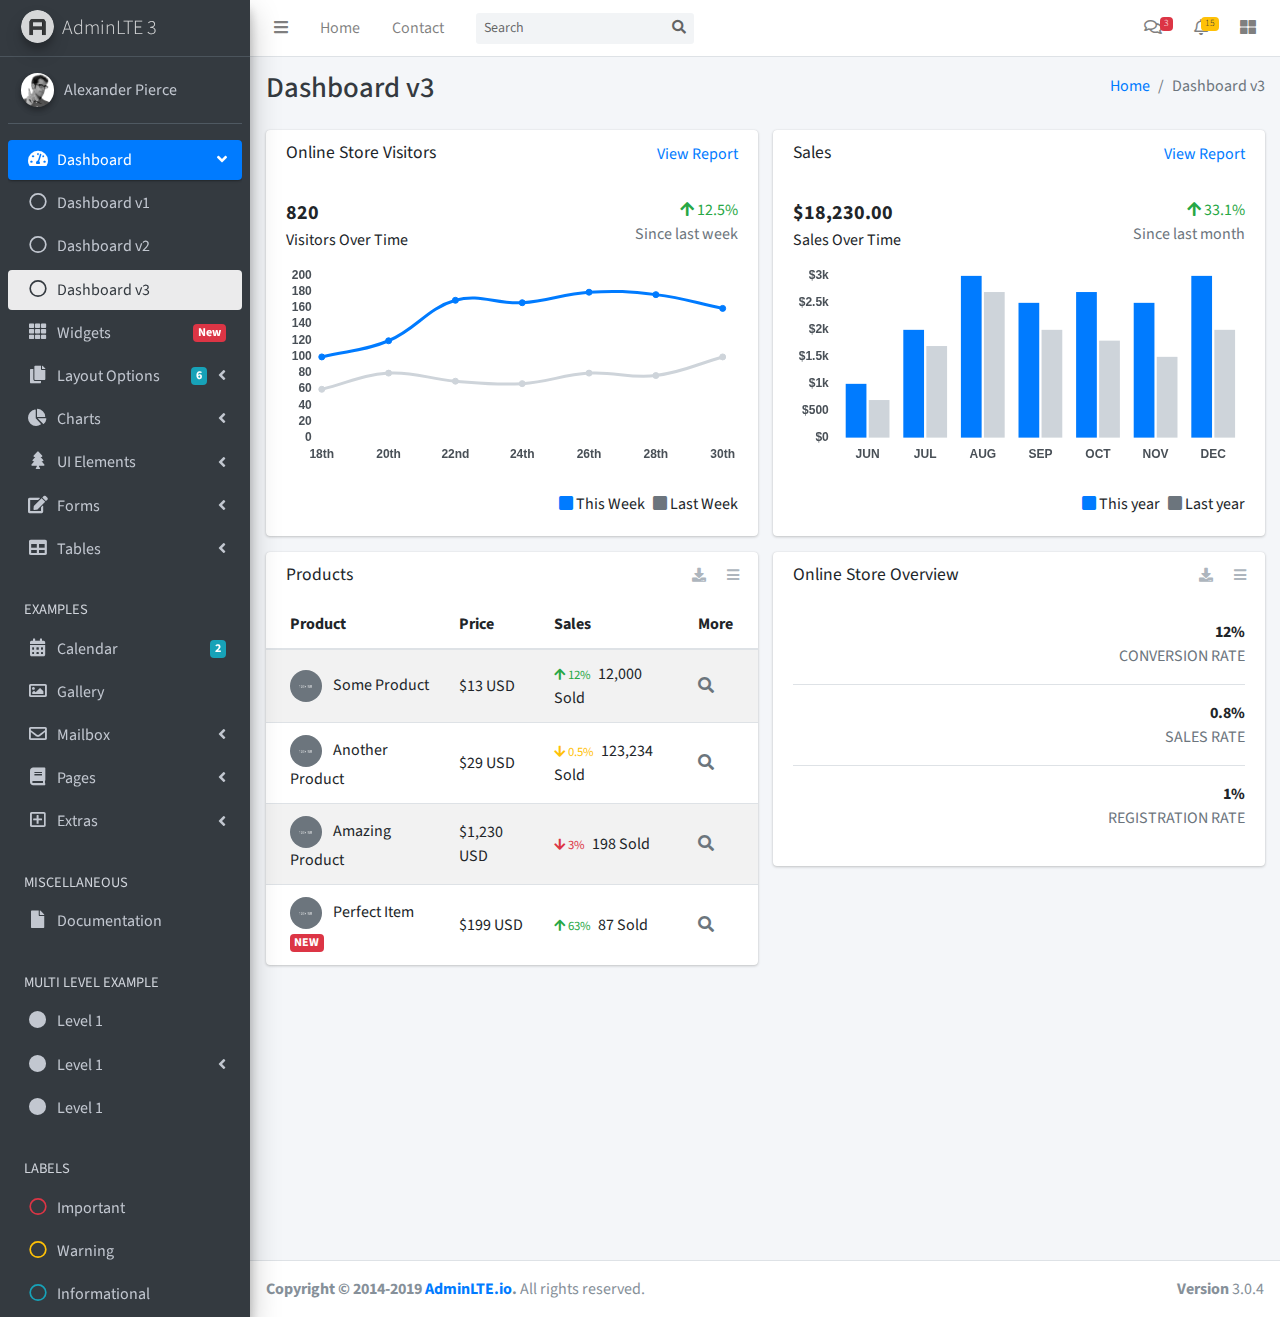
<file: GraniteMason/AdminLTE-3.0.4/index3.html>
<!DOCTYPE html>
<html lang="en">
<head>
  <meta charset="utf-8">
  <meta name="viewport" content="width=device-width, initial-scale=1">
  <meta http-equiv="x-ua-compatible" content="ie=edge">

  <title>AdminLTE 3 | Dashboard 3</title>

  <!-- Font Awesome Icons -->
  <link rel="stylesheet" href="plugins/fontawesome-free/css/all.min.css">
  <!-- IonIcons -->
  <link rel="stylesheet" href="http://code.ionicframework.com/ionicons/2.0.1/css/ionicons.min.css">
  <!-- Theme style -->
  <link rel="stylesheet" href="dist/css/adminlte.min.css">
  <!-- Google Font: Source Sans Pro -->
  <link href="https://fonts.googleapis.com/css?family=Source+Sans+Pro:300,400,400i,700" rel="stylesheet">
</head>
<!--
BODY TAG OPTIONS:
=================
Apply one or more of the following classes to to the body tag
to get the desired effect
|---------------------------------------------------------|
|LAYOUT OPTIONS | sidebar-collapse                        |
|               | sidebar-mini                            |
|---------------------------------------------------------|
-->
<body class="hold-transition sidebar-mini">
<div class="wrapper">
  <!-- Navbar -->
  <nav class="main-header navbar navbar-expand navbar-white navbar-light">
    <!-- Left navbar links -->
    <ul class="navbar-nav">
      <li class="nav-item">
        <a class="nav-link" data-widget="pushmenu" href="#" role="button"><i class="fas fa-bars"></i></a>
      </li>
      <li class="nav-item d-none d-sm-inline-block">
        <a href="index3.html" class="nav-link">Home</a>
      </li>
      <li class="nav-item d-none d-sm-inline-block">
        <a href="#" class="nav-link">Contact</a>
      </li>
    </ul>

    <!-- SEARCH FORM -->
    <form class="form-inline ml-3">
      <div class="input-group input-group-sm">
        <input class="form-control form-control-navbar" type="search" placeholder="Search" aria-label="Search">
        <div class="input-group-append">
          <button class="btn btn-navbar" type="submit">
            <i class="fas fa-search"></i>
          </button>
        </div>
      </div>
    </form>

    <!-- Right navbar links -->
    <ul class="navbar-nav ml-auto">
      <!-- Messages Dropdown Menu -->
      <li class="nav-item dropdown">
        <a class="nav-link" data-toggle="dropdown" href="#">
          <i class="far fa-comments"></i>
          <span class="badge badge-danger navbar-badge">3</span>
        </a>
        <div class="dropdown-menu dropdown-menu-lg dropdown-menu-right">
          <a href="#" class="dropdown-item">
            <!-- Message Start -->
            <div class="media">
              <img src="dist/img/user1-128x128.jpg" alt="User Avatar" class="img-size-50 mr-3 img-circle">
              <div class="media-body">
                <h3 class="dropdown-item-title">
                  Brad Diesel
                  <span class="float-right text-sm text-danger"><i class="fas fa-star"></i></span>
                </h3>
                <p class="text-sm">Call me whenever you can...</p>
                <p class="text-sm text-muted"><i class="far fa-clock mr-1"></i> 4 Hours Ago</p>
              </div>
            </div>
            <!-- Message End -->
          </a>
          <div class="dropdown-divider"></div>
          <a href="#" class="dropdown-item">
            <!-- Message Start -->
            <div class="media">
              <img src="dist/img/user8-128x128.jpg" alt="User Avatar" class="img-size-50 img-circle mr-3">
              <div class="media-body">
                <h3 class="dropdown-item-title">
                  John Pierce
                  <span class="float-right text-sm text-muted"><i class="fas fa-star"></i></span>
                </h3>
                <p class="text-sm">I got your message bro</p>
                <p class="text-sm text-muted"><i class="far fa-clock mr-1"></i> 4 Hours Ago</p>
              </div>
            </div>
            <!-- Message End -->
          </a>
          <div class="dropdown-divider"></div>
          <a href="#" class="dropdown-item">
            <!-- Message Start -->
            <div class="media">
              <img src="dist/img/user3-128x128.jpg" alt="User Avatar" class="img-size-50 img-circle mr-3">
              <div class="media-body">
                <h3 class="dropdown-item-title">
                  Nora Silvester
                  <span class="float-right text-sm text-warning"><i class="fas fa-star"></i></span>
                </h3>
                <p class="text-sm">The subject goes here</p>
                <p class="text-sm text-muted"><i class="far fa-clock mr-1"></i> 4 Hours Ago</p>
              </div>
            </div>
            <!-- Message End -->
          </a>
          <div class="dropdown-divider"></div>
          <a href="#" class="dropdown-item dropdown-footer">See All Messages</a>
        </div>
      </li>
      <!-- Notifications Dropdown Menu -->
      <li class="nav-item dropdown">
        <a class="nav-link" data-toggle="dropdown" href="#">
          <i class="far fa-bell"></i>
          <span class="badge badge-warning navbar-badge">15</span>
        </a>
        <div class="dropdown-menu dropdown-menu-lg dropdown-menu-right">
          <span class="dropdown-item dropdown-header">15 Notifications</span>
          <div class="dropdown-divider"></div>
          <a href="#" class="dropdown-item">
            <i class="fas fa-envelope mr-2"></i> 4 new messages
            <span class="float-right text-muted text-sm">3 mins</span>
          </a>
          <div class="dropdown-divider"></div>
          <a href="#" class="dropdown-item">
            <i class="fas fa-users mr-2"></i> 8 friend requests
            <span class="float-right text-muted text-sm">12 hours</span>
          </a>
          <div class="dropdown-divider"></div>
          <a href="#" class="dropdown-item">
            <i class="fas fa-file mr-2"></i> 3 new reports
            <span class="float-right text-muted text-sm">2 days</span>
          </a>
          <div class="dropdown-divider"></div>
          <a href="#" class="dropdown-item dropdown-footer">See All Notifications</a>
        </div>
      </li>
      <li class="nav-item">
        <a class="nav-link" data-widget="control-sidebar" data-slide="true" href="#" role="button"><i
            class="fas fa-th-large"></i></a>
      </li>
    </ul>
  </nav>
  <!-- /.navbar -->

  <!-- Main Sidebar Container -->
  <aside class="main-sidebar sidebar-dark-primary elevation-4">
    <!-- Brand Logo -->
    <a href="index3.html" class="brand-link">
      <img src="dist/img/AdminLTELogo.png" alt="AdminLTE Logo" class="brand-image img-circle elevation-3"
           style="opacity: .8">
      <span class="brand-text font-weight-light">AdminLTE 3</span>
    </a>

    <!-- Sidebar -->
    <div class="sidebar">
      <!-- Sidebar user panel (optional) -->
      <div class="user-panel mt-3 pb-3 mb-3 d-flex">
        <div class="image">
          <img src="dist/img/user2-160x160.jpg" class="img-circle elevation-2" alt="User Image">
        </div>
        <div class="info">
          <a href="#" class="d-block">Alexander Pierce</a>
        </div>
      </div>

      <!-- Sidebar Menu -->
      <nav class="mt-2">
        <ul class="nav nav-pills nav-sidebar flex-column" data-widget="treeview" role="menu" data-accordion="false">
          <!-- Add icons to the links using the .nav-icon class
               with font-awesome or any other icon font library -->
          <li class="nav-item has-treeview menu-open">
            <a href="#" class="nav-link active">
              <i class="nav-icon fas fa-tachometer-alt"></i>
              <p>
                Dashboard
                <i class="right fas fa-angle-left"></i>
              </p>
            </a>
            <ul class="nav nav-treeview">
              <li class="nav-item">
                <a href="./index.html" class="nav-link">
                  <i class="far fa-circle nav-icon"></i>
                  <p>Dashboard v1</p>
                </a>
              </li>
              <li class="nav-item">
                <a href="./index2.html" class="nav-link">
                  <i class="far fa-circle nav-icon"></i>
                  <p>Dashboard v2</p>
                </a>
              </li>
              <li class="nav-item">
                <a href="./index3.html" class="nav-link active">
                  <i class="far fa-circle nav-icon"></i>
                  <p>Dashboard v3</p>
                </a>
              </li>
            </ul>
          </li>
          <li class="nav-item">
            <a href="pages/widgets.html" class="nav-link">
              <i class="nav-icon fas fa-th"></i>
              <p>
                Widgets
                <span class="right badge badge-danger">New</span>
              </p>
            </a>
          </li>
          <li class="nav-item has-treeview">
            <a href="#" class="nav-link">
              <i class="nav-icon fas fa-copy"></i>
              <p>
                Layout Options
                <i class="fas fa-angle-left right"></i>
                <span class="badge badge-info right">6</span>
              </p>
            </a>
            <ul class="nav nav-treeview">
              <li class="nav-item">
                <a href="pages/layout/top-nav.html" class="nav-link">
                  <i class="far fa-circle nav-icon"></i>
                  <p>Top Navigation</p>
                </a>
              </li>
              <li class="nav-item">
                <a href="pages/layout/top-nav-sidebar.html" class="nav-link">
                  <i class="far fa-circle nav-icon"></i>
                  <p>Top Navigation + Sidebar</p>
                </a>
              </li>
              <li class="nav-item">
                <a href="pages/layout/boxed.html" class="nav-link">
                  <i class="far fa-circle nav-icon"></i>
                  <p>Boxed</p>
                </a>
              </li>
              <li class="nav-item">
                <a href="pages/layout/fixed-sidebar.html" class="nav-link">
                  <i class="far fa-circle nav-icon"></i>
                  <p>Fixed Sidebar</p>
                </a>
              </li>
              <li class="nav-item">
                <a href="pages/layout/fixed-topnav.html" class="nav-link">
                  <i class="far fa-circle nav-icon"></i>
                  <p>Fixed Navbar</p>
                </a>
              </li>
              <li class="nav-item">
                <a href="pages/layout/fixed-footer.html" class="nav-link">
                  <i class="far fa-circle nav-icon"></i>
                  <p>Fixed Footer</p>
                </a>
              </li>
              <li class="nav-item">
                <a href="pages/layout/collapsed-sidebar.html" class="nav-link">
                  <i class="far fa-circle nav-icon"></i>
                  <p>Collapsed Sidebar</p>
                </a>
              </li>
            </ul>
          </li>
          <li class="nav-item has-treeview">
            <a href="#" class="nav-link">
              <i class="nav-icon fas fa-chart-pie"></i>
              <p>
                Charts
                <i class="right fas fa-angle-left"></i>
              </p>
            </a>
            <ul class="nav nav-treeview">
              <li class="nav-item">
                <a href="pages/charts/chartjs.html" class="nav-link">
                  <i class="far fa-circle nav-icon"></i>
                  <p>ChartJS</p>
                </a>
              </li>
              <li class="nav-item">
                <a href="pages/charts/flot.html" class="nav-link">
                  <i class="far fa-circle nav-icon"></i>
                  <p>Flot</p>
                </a>
              </li>
              <li class="nav-item">
                <a href="pages/charts/inline.html" class="nav-link">
                  <i class="far fa-circle nav-icon"></i>
                  <p>Inline</p>
                </a>
              </li>
            </ul>
          </li>
          <li class="nav-item has-treeview">
            <a href="#" class="nav-link">
              <i class="nav-icon fas fa-tree"></i>
              <p>
                UI Elements
                <i class="fas fa-angle-left right"></i>
              </p>
            </a>
            <ul class="nav nav-treeview">
              <li class="nav-item">
                <a href="pages/UI/general.html" class="nav-link">
                  <i class="far fa-circle nav-icon"></i>
                  <p>General</p>
                </a>
              </li>
              <li class="nav-item">
                <a href="pages/UI/icons.html" class="nav-link">
                  <i class="far fa-circle nav-icon"></i>
                  <p>Icons</p>
                </a>
              </li>
              <li class="nav-item">
                <a href="pages/UI/buttons.html" class="nav-link">
                  <i class="far fa-circle nav-icon"></i>
                  <p>Buttons</p>
                </a>
              </li>
              <li class="nav-item">
                <a href="pages/UI/sliders.html" class="nav-link">
                  <i class="far fa-circle nav-icon"></i>
                  <p>Sliders</p>
                </a>
              </li>
              <li class="nav-item">
                <a href="pages/UI/modals.html" class="nav-link">
                  <i class="far fa-circle nav-icon"></i>
                  <p>Modals & Alerts</p>
                </a>
              </li>
              <li class="nav-item">
                <a href="pages/UI/navbar.html" class="nav-link">
                  <i class="far fa-circle nav-icon"></i>
                  <p>Navbar & Tabs</p>
                </a>
              </li>
              <li class="nav-item">
                <a href="pages/UI/timeline.html" class="nav-link">
                  <i class="far fa-circle nav-icon"></i>
                  <p>Timeline</p>
                </a>
              </li>
              <li class="nav-item">
                <a href="pages/UI/ribbons.html" class="nav-link">
                  <i class="far fa-circle nav-icon"></i>
                  <p>Ribbons</p>
                </a>
              </li>
            </ul>
          </li>
          <li class="nav-item has-treeview">
            <a href="#" class="nav-link">
              <i class="nav-icon fas fa-edit"></i>
              <p>
                Forms
                <i class="fas fa-angle-left right"></i>
              </p>
            </a>
            <ul class="nav nav-treeview">
              <li class="nav-item">
                <a href="pages/forms/general.html" class="nav-link">
                  <i class="far fa-circle nav-icon"></i>
                  <p>General Elements</p>
                </a>
              </li>
              <li class="nav-item">
                <a href="pages/forms/advanced.html" class="nav-link">
                  <i class="far fa-circle nav-icon"></i>
                  <p>Advanced Elements</p>
                </a>
              </li>
              <li class="nav-item">
                <a href="pages/forms/editors.html" class="nav-link">
                  <i class="far fa-circle nav-icon"></i>
                  <p>Editors</p>
                </a>
              </li>
              <li class="nav-item">
                <a href="pages/forms/validation.html" class="nav-link">
                  <i class="far fa-circle nav-icon"></i>
                  <p>Validation</p>
                </a>
              </li>
            </ul>
          </li>
          <li class="nav-item has-treeview">
            <a href="#" class="nav-link">
              <i class="nav-icon fas fa-table"></i>
              <p>
                Tables
                <i class="fas fa-angle-left right"></i>
              </p>
            </a>
            <ul class="nav nav-treeview">
              <li class="nav-item">
                <a href="pages/tables/simple.html" class="nav-link">
                  <i class="far fa-circle nav-icon"></i>
                  <p>Simple Tables</p>
                </a>
              </li>
              <li class="nav-item">
                <a href="pages/tables/data.html" class="nav-link">
                  <i class="far fa-circle nav-icon"></i>
                  <p>DataTables</p>
                </a>
              </li>
              <li class="nav-item">
                <a href="pages/tables/jsgrid.html" class="nav-link">
                  <i class="far fa-circle nav-icon"></i>
                  <p>jsGrid</p>
                </a>
              </li>
            </ul>
          </li>
          <li class="nav-header">EXAMPLES</li>
          <li class="nav-item">
            <a href="pages/calendar.html" class="nav-link">
              <i class="nav-icon fas fa-calendar-alt"></i>
              <p>
                Calendar
                <span class="badge badge-info right">2</span>
              </p>
            </a>
          </li>
          <li class="nav-item">
            <a href="pages/gallery.html" class="nav-link">
              <i class="nav-icon far fa-image"></i>
              <p>
                Gallery
              </p>
            </a>
          </li>
          <li class="nav-item has-treeview">
            <a href="#" class="nav-link">
              <i class="nav-icon far fa-envelope"></i>
              <p>
                Mailbox
                <i class="fas fa-angle-left right"></i>
              </p>
            </a>
            <ul class="nav nav-treeview">
              <li class="nav-item">
                <a href="pages/mailbox/mailbox.html" class="nav-link">
                  <i class="far fa-circle nav-icon"></i>
                  <p>Inbox</p>
                </a>
              </li>
              <li class="nav-item">
                <a href="pages/mailbox/compose.html" class="nav-link">
                  <i class="far fa-circle nav-icon"></i>
                  <p>Compose</p>
                </a>
              </li>
              <li class="nav-item">
                <a href="pages/mailbox/read-mail.html" class="nav-link">
                  <i class="far fa-circle nav-icon"></i>
                  <p>Read</p>
                </a>
              </li>
            </ul>
          </li>
          <li class="nav-item has-treeview">
            <a href="#" class="nav-link">
              <i class="nav-icon fas fa-book"></i>
              <p>
                Pages
                <i class="fas fa-angle-left right"></i>
              </p>
            </a>
            <ul class="nav nav-treeview">
              <li class="nav-item">
                <a href="pages/examples/invoice.html" class="nav-link">
                  <i class="far fa-circle nav-icon"></i>
                  <p>Invoice</p>
                </a>
              </li>
              <li class="nav-item">
                <a href="pages/examples/profile.html" class="nav-link">
                  <i class="far fa-circle nav-icon"></i>
                  <p>Profile</p>
                </a>
              </li>
              <li class="nav-item">
                <a href="pages/examples/e-commerce.html" class="nav-link">
                  <i class="far fa-circle nav-icon"></i>
                  <p>E-commerce</p>
                </a>
              </li>
              <li class="nav-item">
                <a href="pages/examples/projects.html" class="nav-link">
                  <i class="far fa-circle nav-icon"></i>
                  <p>Projects</p>
                </a>
              </li>
              <li class="nav-item">
                <a href="pages/examples/project-add.html" class="nav-link">
                  <i class="far fa-circle nav-icon"></i>
                  <p>Project Add</p>
                </a>
              </li>
              <li class="nav-item">
                <a href="pages/examples/project-edit.html" class="nav-link">
                  <i class="far fa-circle nav-icon"></i>
                  <p>Project Edit</p>
                </a>
              </li>
              <li class="nav-item">
                <a href="pages/examples/project-detail.html" class="nav-link">
                  <i class="far fa-circle nav-icon"></i>
                  <p>Project Detail</p>
                </a>
              </li>
              <li class="nav-item">
                <a href="pages/examples/contacts.html" class="nav-link">
                  <i class="far fa-circle nav-icon"></i>
                  <p>Contacts</p>
                </a>
              </li>
            </ul>
          </li>
          <li class="nav-item has-treeview">
            <a href="#" class="nav-link">
              <i class="nav-icon far fa-plus-square"></i>
              <p>
                Extras
                <i class="fas fa-angle-left right"></i>
              </p>
            </a>
            <ul class="nav nav-treeview">
              <li class="nav-item">
                <a href="pages/examples/login.html" class="nav-link">
                  <i class="far fa-circle nav-icon"></i>
                  <p>Login</p>
                </a>
              </li>
              <li class="nav-item">
                <a href="pages/examples/register.html" class="nav-link">
                  <i class="far fa-circle nav-icon"></i>
                  <p>Register</p>
                </a>
              </li>
              <li class="nav-item">
                <a href="pages/examples/forgot-password.html" class="nav-link">
                  <i class="far fa-circle nav-icon"></i>
                  <p>Forgot Password</p>
                </a>
              </li>
              <li class="nav-item">
                <a href="pages/examples/recover-password.html" class="nav-link">
                  <i class="far fa-circle nav-icon"></i>
                  <p>Recover Password</p>
                </a>
              </li>
              <li class="nav-item">
                <a href="pages/examples/lockscreen.html" class="nav-link">
                  <i class="far fa-circle nav-icon"></i>
                  <p>Lockscreen</p>
                </a>
              </li>
              <li class="nav-item">
                <a href="pages/examples/legacy-user-menu.html" class="nav-link">
                  <i class="far fa-circle nav-icon"></i>
                  <p>Legacy User Menu</p>
                </a>
              </li>
              <li class="nav-item">
                <a href="pages/examples/language-menu.html" class="nav-link">
                  <i class="far fa-circle nav-icon"></i>
                  <p>Language Menu</p>
                </a>
              </li>
              <li class="nav-item">
                <a href="pages/examples/404.html" class="nav-link">
                  <i class="far fa-circle nav-icon"></i>
                  <p>Error 404</p>
                </a>
              </li>
              <li class="nav-item">
                <a href="pages/examples/500.html" class="nav-link">
                  <i class="far fa-circle nav-icon"></i>
                  <p>Error 500</p>
                </a>
              </li>
              <li class="nav-item">
                <a href="pages/examples/pace.html" class="nav-link">
                  <i class="far fa-circle nav-icon"></i>
                  <p>Pace</p>
                </a>
              </li>
              <li class="nav-item">
                <a href="pages/examples/blank.html" class="nav-link">
                  <i class="far fa-circle nav-icon"></i>
                  <p>Blank Page</p>
                </a>
              </li>
              <li class="nav-item">
                <a href="starter.html" class="nav-link">
                  <i class="far fa-circle nav-icon"></i>
                  <p>Starter Page</p>
                </a>
              </li>
            </ul>
          </li>
          <li class="nav-header">MISCELLANEOUS</li>
          <li class="nav-item">
            <a href="https://adminlte.io/docs/3.0" class="nav-link">
              <i class="nav-icon fas fa-file"></i>
              <p>Documentation</p>
            </a>
          </li>
          <li class="nav-header">MULTI LEVEL EXAMPLE</li>
          <li class="nav-item">
            <a href="#" class="nav-link">
              <i class="fas fa-circle nav-icon"></i>
              <p>Level 1</p>
            </a>
          </li>
          <li class="nav-item has-treeview">
            <a href="#" class="nav-link">
              <i class="nav-icon fas fa-circle"></i>
              <p>
                Level 1
                <i class="right fas fa-angle-left"></i>
              </p>
            </a>
            <ul class="nav nav-treeview">
              <li class="nav-item">
                <a href="#" class="nav-link">
                  <i class="far fa-circle nav-icon"></i>
                  <p>Level 2</p>
                </a>
              </li>
              <li class="nav-item has-treeview">
                <a href="#" class="nav-link">
                  <i class="far fa-circle nav-icon"></i>
                  <p>
                    Level 2
                    <i class="right fas fa-angle-left"></i>
                  </p>
                </a>
                <ul class="nav nav-treeview">
                  <li class="nav-item">
                    <a href="#" class="nav-link">
                      <i class="far fa-dot-circle nav-icon"></i>
                      <p>Level 3</p>
                    </a>
                  </li>
                  <li class="nav-item">
                    <a href="#" class="nav-link">
                      <i class="far fa-dot-circle nav-icon"></i>
                      <p>Level 3</p>
                    </a>
                  </li>
                  <li class="nav-item">
                    <a href="#" class="nav-link">
                      <i class="far fa-dot-circle nav-icon"></i>
                      <p>Level 3</p>
                    </a>
                  </li>
                </ul>
              </li>
              <li class="nav-item">
                <a href="#" class="nav-link">
                  <i class="far fa-circle nav-icon"></i>
                  <p>Level 2</p>
                </a>
              </li>
            </ul>
          </li>
          <li class="nav-item">
            <a href="#" class="nav-link">
              <i class="fas fa-circle nav-icon"></i>
              <p>Level 1</p>
            </a>
          </li>
          <li class="nav-header">LABELS</li>
          <li class="nav-item">
            <a href="#" class="nav-link">
              <i class="nav-icon far fa-circle text-danger"></i>
              <p class="text">Important</p>
            </a>
          </li>
          <li class="nav-item">
            <a href="#" class="nav-link">
              <i class="nav-icon far fa-circle text-warning"></i>
              <p>Warning</p>
            </a>
          </li>
          <li class="nav-item">
            <a href="#" class="nav-link">
              <i class="nav-icon far fa-circle text-info"></i>
              <p>Informational</p>
            </a>
          </li>
        </ul>
      </nav>
      <!-- /.sidebar-menu -->
    </div>
    <!-- /.sidebar -->
  </aside>

  <!-- Content Wrapper. Contains page content -->
  <div class="content-wrapper">
    <!-- Content Header (Page header) -->
    <div class="content-header">
      <div class="container-fluid">
        <div class="row mb-2">
          <div class="col-sm-6">
            <h1 class="m-0 text-dark">Dashboard v3</h1>
          </div><!-- /.col -->
          <div class="col-sm-6">
            <ol class="breadcrumb float-sm-right">
              <li class="breadcrumb-item"><a href="#">Home</a></li>
              <li class="breadcrumb-item active">Dashboard v3</li>
            </ol>
          </div><!-- /.col -->
        </div><!-- /.row -->
      </div><!-- /.container-fluid -->
    </div>
    <!-- /.content-header -->

    <!-- Main content -->
    <div class="content">
      <div class="container-fluid">
        <div class="row">
          <div class="col-lg-6">
            <div class="card">
              <div class="card-header border-0">
                <div class="d-flex justify-content-between">
                  <h3 class="card-title">Online Store Visitors</h3>
                  <a href="javascript:void(0);">View Report</a>
                </div>
              </div>
              <div class="card-body">
                <div class="d-flex">
                  <p class="d-flex flex-column">
                    <span class="text-bold text-lg">820</span>
                    <span>Visitors Over Time</span>
                  </p>
                  <p class="ml-auto d-flex flex-column text-right">
                    <span class="text-success">
                      <i class="fas fa-arrow-up"></i> 12.5%
                    </span>
                    <span class="text-muted">Since last week</span>
                  </p>
                </div>
                <!-- /.d-flex -->

                <div class="position-relative mb-4">
                  <canvas id="visitors-chart" height="200"></canvas>
                </div>

                <div class="d-flex flex-row justify-content-end">
                  <span class="mr-2">
                    <i class="fas fa-square text-primary"></i> This Week
                  </span>

                  <span>
                    <i class="fas fa-square text-gray"></i> Last Week
                  </span>
                </div>
              </div>
            </div>
            <!-- /.card -->

            <div class="card">
              <div class="card-header border-0">
                <h3 class="card-title">Products</h3>
                <div class="card-tools">
                  <a href="#" class="btn btn-tool btn-sm">
                    <i class="fas fa-download"></i>
                  </a>
                  <a href="#" class="btn btn-tool btn-sm">
                    <i class="fas fa-bars"></i>
                  </a>
                </div>
              </div>
              <div class="card-body table-responsive p-0">
                <table class="table table-striped table-valign-middle">
                  <thead>
                  <tr>
                    <th>Product</th>
                    <th>Price</th>
                    <th>Sales</th>
                    <th>More</th>
                  </tr>
                  </thead>
                  <tbody>
                  <tr>
                    <td>
                      <img src="dist/img/default-150x150.png" alt="Product 1" class="img-circle img-size-32 mr-2">
                      Some Product
                    </td>
                    <td>$13 USD</td>
                    <td>
                      <small class="text-success mr-1">
                        <i class="fas fa-arrow-up"></i>
                        12%
                      </small>
                      12,000 Sold
                    </td>
                    <td>
                      <a href="#" class="text-muted">
                        <i class="fas fa-search"></i>
                      </a>
                    </td>
                  </tr>
                  <tr>
                    <td>
                      <img src="dist/img/default-150x150.png" alt="Product 1" class="img-circle img-size-32 mr-2">
                      Another Product
                    </td>
                    <td>$29 USD</td>
                    <td>
                      <small class="text-warning mr-1">
                        <i class="fas fa-arrow-down"></i>
                        0.5%
                      </small>
                      123,234 Sold
                    </td>
                    <td>
                      <a href="#" class="text-muted">
                        <i class="fas fa-search"></i>
                      </a>
                    </td>
                  </tr>
                  <tr>
                    <td>
                      <img src="dist/img/default-150x150.png" alt="Product 1" class="img-circle img-size-32 mr-2">
                      Amazing Product
                    </td>
                    <td>$1,230 USD</td>
                    <td>
                      <small class="text-danger mr-1">
                        <i class="fas fa-arrow-down"></i>
                        3%
                      </small>
                      198 Sold
                    </td>
                    <td>
                      <a href="#" class="text-muted">
                        <i class="fas fa-search"></i>
                      </a>
                    </td>
                  </tr>
                  <tr>
                    <td>
                      <img src="dist/img/default-150x150.png" alt="Product 1" class="img-circle img-size-32 mr-2">
                      Perfect Item
                      <span class="badge bg-danger">NEW</span>
                    </td>
                    <td>$199 USD</td>
                    <td>
                      <small class="text-success mr-1">
                        <i class="fas fa-arrow-up"></i>
                        63%
                      </small>
                      87 Sold
                    </td>
                    <td>
                      <a href="#" class="text-muted">
                        <i class="fas fa-search"></i>
                      </a>
                    </td>
                  </tr>
                  </tbody>
                </table>
              </div>
            </div>
            <!-- /.card -->
          </div>
          <!-- /.col-md-6 -->
          <div class="col-lg-6">
            <div class="card">
              <div class="card-header border-0">
                <div class="d-flex justify-content-between">
                  <h3 class="card-title">Sales</h3>
                  <a href="javascript:void(0);">View Report</a>
                </div>
              </div>
              <div class="card-body">
                <div class="d-flex">
                  <p class="d-flex flex-column">
                    <span class="text-bold text-lg">$18,230.00</span>
                    <span>Sales Over Time</span>
                  </p>
                  <p class="ml-auto d-flex flex-column text-right">
                    <span class="text-success">
                      <i class="fas fa-arrow-up"></i> 33.1%
                    </span>
                    <span class="text-muted">Since last month</span>
                  </p>
                </div>
                <!-- /.d-flex -->

                <div class="position-relative mb-4">
                  <canvas id="sales-chart" height="200"></canvas>
                </div>

                <div class="d-flex flex-row justify-content-end">
                  <span class="mr-2">
                    <i class="fas fa-square text-primary"></i> This year
                  </span>

                  <span>
                    <i class="fas fa-square text-gray"></i> Last year
                  </span>
                </div>
              </div>
            </div>
            <!-- /.card -->

            <div class="card">
              <div class="card-header border-0">
                <h3 class="card-title">Online Store Overview</h3>
                <div class="card-tools">
                  <a href="#" class="btn btn-sm btn-tool">
                    <i class="fas fa-download"></i>
                  </a>
                  <a href="#" class="btn btn-sm btn-tool">
                    <i class="fas fa-bars"></i>
                  </a>
                </div>
              </div>
              <div class="card-body">
                <div class="d-flex justify-content-between align-items-center border-bottom mb-3">
                  <p class="text-success text-xl">
                    <i class="ion ion-ios-refresh-empty"></i>
                  </p>
                  <p class="d-flex flex-column text-right">
                    <span class="font-weight-bold">
                      <i class="ion ion-android-arrow-up text-success"></i> 12%
                    </span>
                    <span class="text-muted">CONVERSION RATE</span>
                  </p>
                </div>
                <!-- /.d-flex -->
                <div class="d-flex justify-content-between align-items-center border-bottom mb-3">
                  <p class="text-warning text-xl">
                    <i class="ion ion-ios-cart-outline"></i>
                  </p>
                  <p class="d-flex flex-column text-right">
                    <span class="font-weight-bold">
                      <i class="ion ion-android-arrow-up text-warning"></i> 0.8%
                    </span>
                    <span class="text-muted">SALES RATE</span>
                  </p>
                </div>
                <!-- /.d-flex -->
                <div class="d-flex justify-content-between align-items-center mb-0">
                  <p class="text-danger text-xl">
                    <i class="ion ion-ios-people-outline"></i>
                  </p>
                  <p class="d-flex flex-column text-right">
                    <span class="font-weight-bold">
                      <i class="ion ion-android-arrow-down text-danger"></i> 1%
                    </span>
                    <span class="text-muted">REGISTRATION RATE</span>
                  </p>
                </div>
                <!-- /.d-flex -->
              </div>
            </div>
          </div>
          <!-- /.col-md-6 -->
        </div>
        <!-- /.row -->
      </div>
      <!-- /.container-fluid -->
    </div>
    <!-- /.content -->
  </div>
  <!-- /.content-wrapper -->

  <!-- Control Sidebar -->
  <aside class="control-sidebar control-sidebar-dark">
    <!-- Control sidebar content goes here -->
  </aside>
  <!-- /.control-sidebar -->

  <!-- Main Footer -->
  <footer class="main-footer">
    <strong>Copyright &copy; 2014-2019 <a href="http://adminlte.io">AdminLTE.io</a>.</strong>
    All rights reserved.
    <div class="float-right d-none d-sm-inline-block">
      <b>Version</b> 3.0.4
    </div>
  </footer>
</div>
<!-- ./wrapper -->

<!-- REQUIRED SCRIPTS -->

<!-- jQuery -->
<script src="plugins/jquery/jquery.min.js"></script>
<!-- Bootstrap -->
<script src="plugins/bootstrap/js/bootstrap.bundle.min.js"></script>
<!-- AdminLTE -->
<script src="dist/js/adminlte.js"></script>

<!-- OPTIONAL SCRIPTS -->
<script src="plugins/chart.js/Chart.min.js"></script>
<script src="dist/js/demo.js"></script>
<script src="dist/js/pages/dashboard3.js"></script>
</body>
</html>
</file>
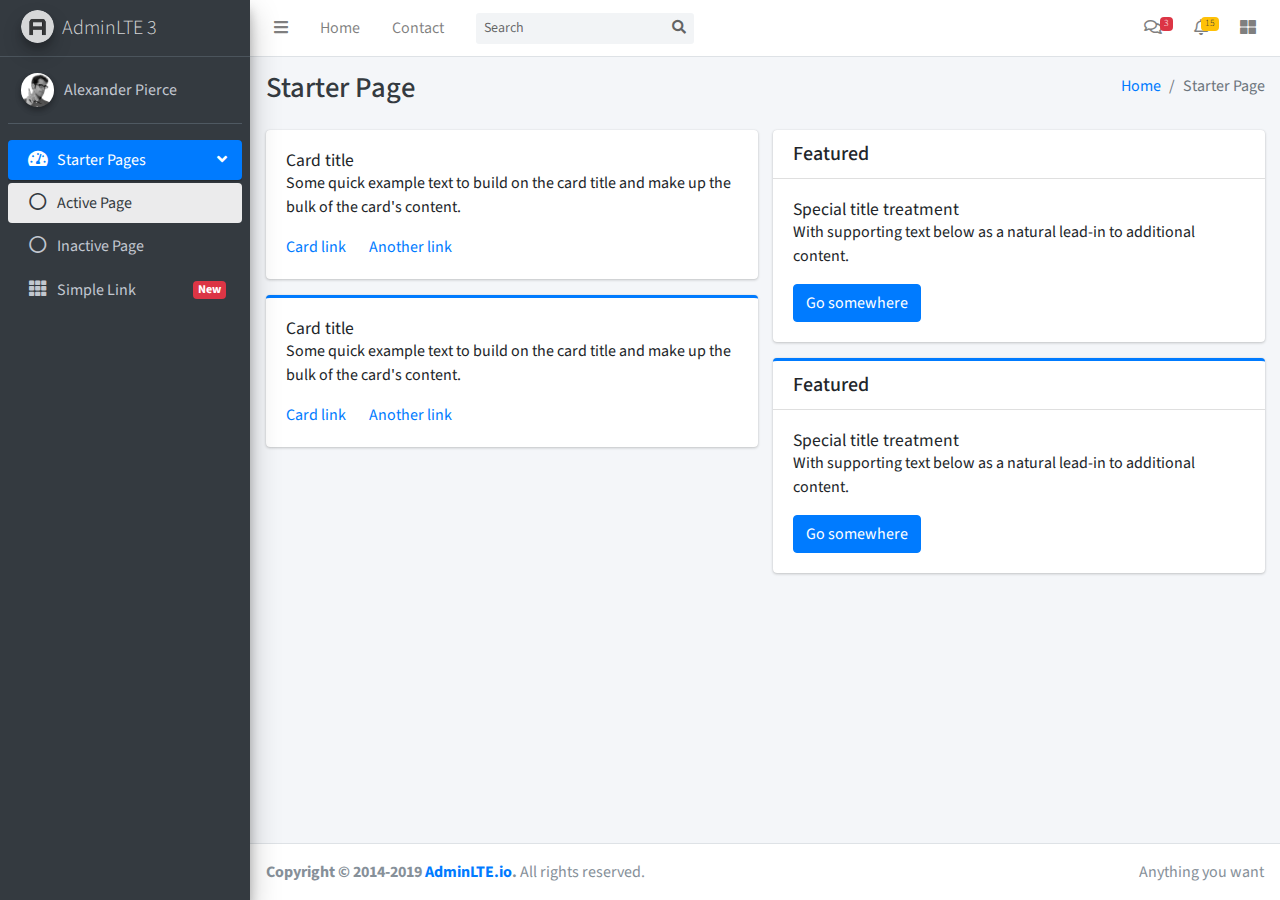
<file: GraniteMason/AdminLTE-3.0.4/starter.html>
<!DOCTYPE html>
<!--
This is a starter template page. Use this page to start your new project from
scratch. This page gets rid of all links and provides the needed markup only.
-->
<html lang="en">
<head>
  <meta charset="utf-8">
  <meta name="viewport" content="width=device-width, initial-scale=1">
  <meta http-equiv="x-ua-compatible" content="ie=edge">

  <title>AdminLTE 3 | Starter</title>

  <!-- Font Awesome Icons -->
  <link rel="stylesheet" href="plugins/fontawesome-free/css/all.min.css">
  <!-- Theme style -->
  <link rel="stylesheet" href="dist/css/adminlte.min.css">
  <!-- Google Font: Source Sans Pro -->
  <link href="https://fonts.googleapis.com/css?family=Source+Sans+Pro:300,400,400i,700" rel="stylesheet">
</head>
<body class="hold-transition sidebar-mini">
<div class="wrapper">

  <!-- Navbar -->
  <nav class="main-header navbar navbar-expand navbar-white navbar-light">
    <!-- Left navbar links -->
    <ul class="navbar-nav">
      <li class="nav-item">
        <a class="nav-link" data-widget="pushmenu" href="#" role="button"><i class="fas fa-bars"></i></a>
      </li>
      <li class="nav-item d-none d-sm-inline-block">
        <a href="index3.html" class="nav-link">Home</a>
      </li>
      <li class="nav-item d-none d-sm-inline-block">
        <a href="#" class="nav-link">Contact</a>
      </li>
    </ul>

    <!-- SEARCH FORM -->
    <form class="form-inline ml-3">
      <div class="input-group input-group-sm">
        <input class="form-control form-control-navbar" type="search" placeholder="Search" aria-label="Search">
        <div class="input-group-append">
          <button class="btn btn-navbar" type="submit">
            <i class="fas fa-search"></i>
          </button>
        </div>
      </div>
    </form>

    <!-- Right navbar links -->
    <ul class="navbar-nav ml-auto">
      <!-- Messages Dropdown Menu -->
      <li class="nav-item dropdown">
        <a class="nav-link" data-toggle="dropdown" href="#">
          <i class="far fa-comments"></i>
          <span class="badge badge-danger navbar-badge">3</span>
        </a>
        <div class="dropdown-menu dropdown-menu-lg dropdown-menu-right">
          <a href="#" class="dropdown-item">
            <!-- Message Start -->
            <div class="media">
              <img src="dist/img/user1-128x128.jpg" alt="User Avatar" class="img-size-50 mr-3 img-circle">
              <div class="media-body">
                <h3 class="dropdown-item-title">
                  Brad Diesel
                  <span class="float-right text-sm text-danger"><i class="fas fa-star"></i></span>
                </h3>
                <p class="text-sm">Call me whenever you can...</p>
                <p class="text-sm text-muted"><i class="far fa-clock mr-1"></i> 4 Hours Ago</p>
              </div>
            </div>
            <!-- Message End -->
          </a>
          <div class="dropdown-divider"></div>
          <a href="#" class="dropdown-item">
            <!-- Message Start -->
            <div class="media">
              <img src="dist/img/user8-128x128.jpg" alt="User Avatar" class="img-size-50 img-circle mr-3">
              <div class="media-body">
                <h3 class="dropdown-item-title">
                  John Pierce
                  <span class="float-right text-sm text-muted"><i class="fas fa-star"></i></span>
                </h3>
                <p class="text-sm">I got your message bro</p>
                <p class="text-sm text-muted"><i class="far fa-clock mr-1"></i> 4 Hours Ago</p>
              </div>
            </div>
            <!-- Message End -->
          </a>
          <div class="dropdown-divider"></div>
          <a href="#" class="dropdown-item">
            <!-- Message Start -->
            <div class="media">
              <img src="dist/img/user3-128x128.jpg" alt="User Avatar" class="img-size-50 img-circle mr-3">
              <div class="media-body">
                <h3 class="dropdown-item-title">
                  Nora Silvester
                  <span class="float-right text-sm text-warning"><i class="fas fa-star"></i></span>
                </h3>
                <p class="text-sm">The subject goes here</p>
                <p class="text-sm text-muted"><i class="far fa-clock mr-1"></i> 4 Hours Ago</p>
              </div>
            </div>
            <!-- Message End -->
          </a>
          <div class="dropdown-divider"></div>
          <a href="#" class="dropdown-item dropdown-footer">See All Messages</a>
        </div>
      </li>
      <!-- Notifications Dropdown Menu -->
      <li class="nav-item dropdown">
        <a class="nav-link" data-toggle="dropdown" href="#">
          <i class="far fa-bell"></i>
          <span class="badge badge-warning navbar-badge">15</span>
        </a>
        <div class="dropdown-menu dropdown-menu-lg dropdown-menu-right">
          <span class="dropdown-header">15 Notifications</span>
          <div class="dropdown-divider"></div>
          <a href="#" class="dropdown-item">
            <i class="fas fa-envelope mr-2"></i> 4 new messages
            <span class="float-right text-muted text-sm">3 mins</span>
          </a>
          <div class="dropdown-divider"></div>
          <a href="#" class="dropdown-item">
            <i class="fas fa-users mr-2"></i> 8 friend requests
            <span class="float-right text-muted text-sm">12 hours</span>
          </a>
          <div class="dropdown-divider"></div>
          <a href="#" class="dropdown-item">
            <i class="fas fa-file mr-2"></i> 3 new reports
            <span class="float-right text-muted text-sm">2 days</span>
          </a>
          <div class="dropdown-divider"></div>
          <a href="#" class="dropdown-item dropdown-footer">See All Notifications</a>
        </div>
      </li>
      <li class="nav-item">
        <a class="nav-link" data-widget="control-sidebar" data-slide="true" href="#" role="button"><i
            class="fas fa-th-large"></i></a>
      </li>
    </ul>
  </nav>
  <!-- /.navbar -->

  <!-- Main Sidebar Container -->
  <aside class="main-sidebar sidebar-dark-primary elevation-4">
    <!-- Brand Logo -->
    <a href="index3.html" class="brand-link">
      <img src="dist/img/AdminLTELogo.png" alt="AdminLTE Logo" class="brand-image img-circle elevation-3"
           style="opacity: .8">
      <span class="brand-text font-weight-light">AdminLTE 3</span>
    </a>

    <!-- Sidebar -->
    <div class="sidebar">
      <!-- Sidebar user panel (optional) -->
      <div class="user-panel mt-3 pb-3 mb-3 d-flex">
        <div class="image">
          <img src="dist/img/user2-160x160.jpg" class="img-circle elevation-2" alt="User Image">
        </div>
        <div class="info">
          <a href="#" class="d-block">Alexander Pierce</a>
        </div>
      </div>

      <!-- Sidebar Menu -->
      <nav class="mt-2">
        <ul class="nav nav-pills nav-sidebar flex-column" data-widget="treeview" role="menu" data-accordion="false">
          <!-- Add icons to the links using the .nav-icon class
               with font-awesome or any other icon font library -->
          <li class="nav-item has-treeview menu-open">
            <a href="#" class="nav-link active">
              <i class="nav-icon fas fa-tachometer-alt"></i>
              <p>
                Starter Pages
                <i class="right fas fa-angle-left"></i>
              </p>
            </a>
            <ul class="nav nav-treeview">
              <li class="nav-item">
                <a href="#" class="nav-link active">
                  <i class="far fa-circle nav-icon"></i>
                  <p>Active Page</p>
                </a>
              </li>
              <li class="nav-item">
                <a href="#" class="nav-link">
                  <i class="far fa-circle nav-icon"></i>
                  <p>Inactive Page</p>
                </a>
              </li>
            </ul>
          </li>
          <li class="nav-item">
            <a href="#" class="nav-link">
              <i class="nav-icon fas fa-th"></i>
              <p>
                Simple Link
                <span class="right badge badge-danger">New</span>
              </p>
            </a>
          </li>
        </ul>
      </nav>
      <!-- /.sidebar-menu -->
    </div>
    <!-- /.sidebar -->
  </aside>

  <!-- Content Wrapper. Contains page content -->
  <div class="content-wrapper">
    <!-- Content Header (Page header) -->
    <div class="content-header">
      <div class="container-fluid">
        <div class="row mb-2">
          <div class="col-sm-6">
            <h1 class="m-0 text-dark">Starter Page</h1>
          </div><!-- /.col -->
          <div class="col-sm-6">
            <ol class="breadcrumb float-sm-right">
              <li class="breadcrumb-item"><a href="#">Home</a></li>
              <li class="breadcrumb-item active">Starter Page</li>
            </ol>
          </div><!-- /.col -->
        </div><!-- /.row -->
      </div><!-- /.container-fluid -->
    </div>
    <!-- /.content-header -->

    <!-- Main content -->
    <div class="content">
      <div class="container-fluid">
        <div class="row">
          <div class="col-lg-6">
            <div class="card">
              <div class="card-body">
                <h5 class="card-title">Card title</h5>

                <p class="card-text">
                  Some quick example text to build on the card title and make up the bulk of the card's
                  content.
                </p>

                <a href="#" class="card-link">Card link</a>
                <a href="#" class="card-link">Another link</a>
              </div>
            </div>

            <div class="card card-primary card-outline">
              <div class="card-body">
                <h5 class="card-title">Card title</h5>

                <p class="card-text">
                  Some quick example text to build on the card title and make up the bulk of the card's
                  content.
                </p>
                <a href="#" class="card-link">Card link</a>
                <a href="#" class="card-link">Another link</a>
              </div>
            </div><!-- /.card -->
          </div>
          <!-- /.col-md-6 -->
          <div class="col-lg-6">
            <div class="card">
              <div class="card-header">
                <h5 class="m-0">Featured</h5>
              </div>
              <div class="card-body">
                <h6 class="card-title">Special title treatment</h6>

                <p class="card-text">With supporting text below as a natural lead-in to additional content.</p>
                <a href="#" class="btn btn-primary">Go somewhere</a>
              </div>
            </div>

            <div class="card card-primary card-outline">
              <div class="card-header">
                <h5 class="m-0">Featured</h5>
              </div>
              <div class="card-body">
                <h6 class="card-title">Special title treatment</h6>

                <p class="card-text">With supporting text below as a natural lead-in to additional content.</p>
                <a href="#" class="btn btn-primary">Go somewhere</a>
              </div>
            </div>
          </div>
          <!-- /.col-md-6 -->
        </div>
        <!-- /.row -->
      </div><!-- /.container-fluid -->
    </div>
    <!-- /.content -->
  </div>
  <!-- /.content-wrapper -->

  <!-- Control Sidebar -->
  <aside class="control-sidebar control-sidebar-dark">
    <!-- Control sidebar content goes here -->
    <div class="p-3">
      <h5>Title</h5>
      <p>Sidebar content</p>
    </div>
  </aside>
  <!-- /.control-sidebar -->

  <!-- Main Footer -->
  <footer class="main-footer">
    <!-- To the right -->
    <div class="float-right d-none d-sm-inline">
      Anything you want
    </div>
    <!-- Default to the left -->
    <strong>Copyright &copy; 2014-2019 <a href="https://adminlte.io">AdminLTE.io</a>.</strong> All rights reserved.
  </footer>
</div>
<!-- ./wrapper -->

<!-- REQUIRED SCRIPTS -->

<!-- jQuery -->
<script src="plugins/jquery/jquery.min.js"></script>
<!-- Bootstrap 4 -->
<script src="plugins/bootstrap/js/bootstrap.bundle.min.js"></script>
<!-- AdminLTE App -->
<script src="dist/js/adminlte.min.js"></script>
</body>
</html>
</file>
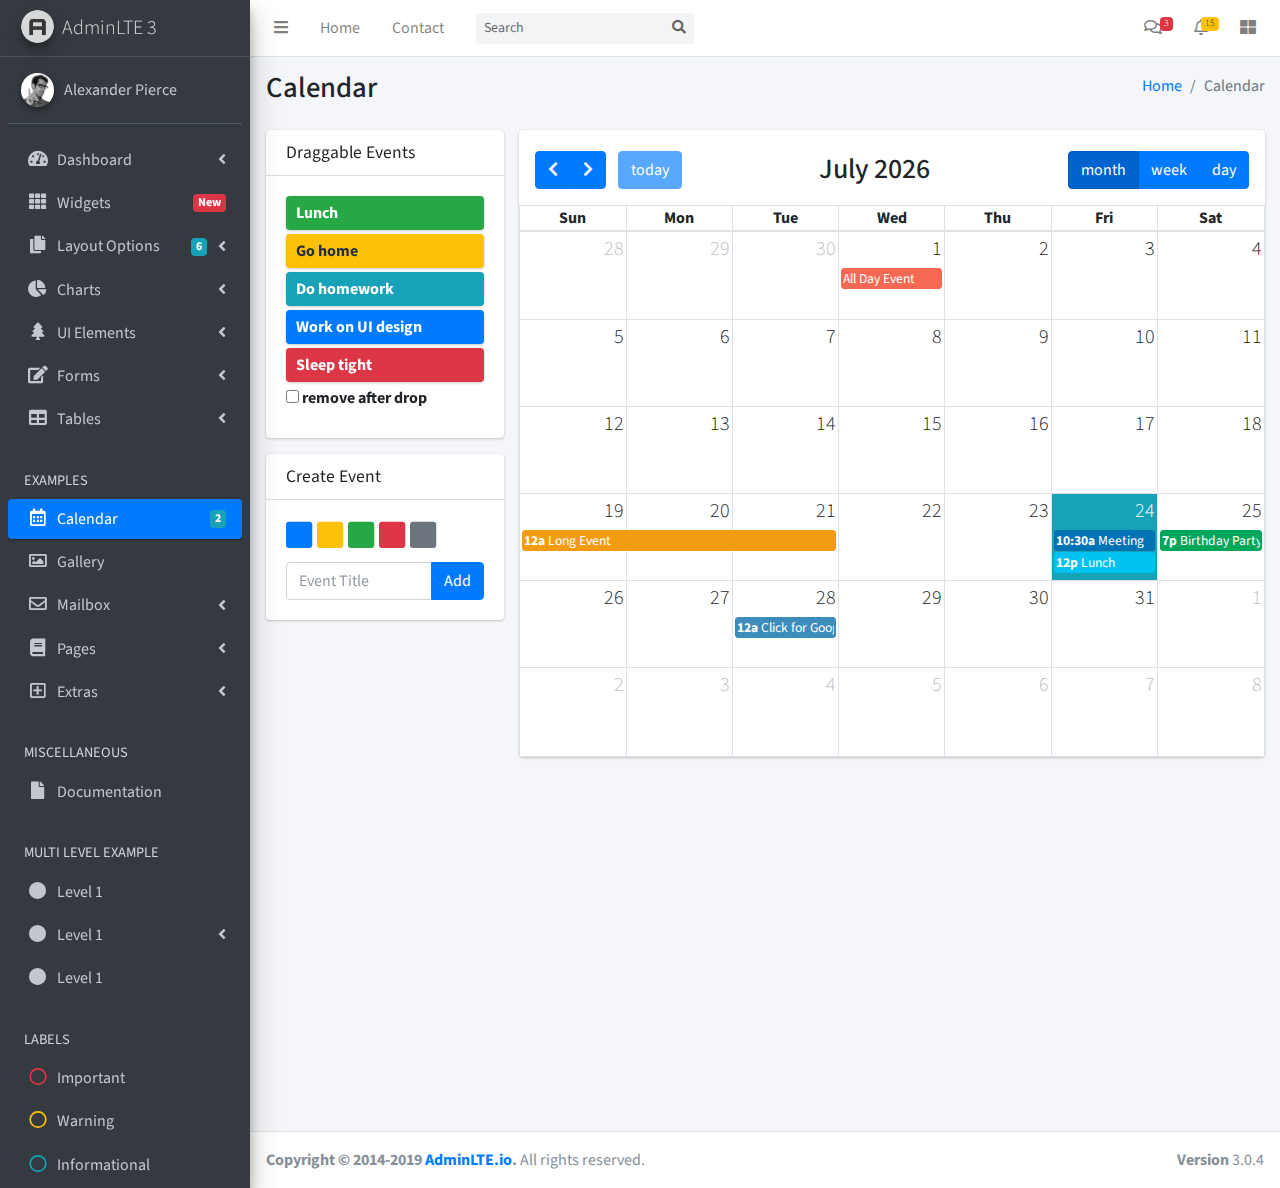
<file: GraniteMason/AdminLTE-3.0.4/pages/calendar.html>
<!DOCTYPE html>
<html>
<head>
  <meta charset="utf-8">
  <meta http-equiv="X-UA-Compatible" content="IE=edge">
  <title>AdminLTE 3 | Calendar</title>
  <!-- Tell the browser to be responsive to screen width -->
  <meta name="viewport" content="width=device-width, initial-scale=1">
  <!-- Font Awesome -->
  <link rel="stylesheet" href="../plugins/fontawesome-free/css/all.min.css">
  <!-- Ionicons -->
  <link rel="stylesheet" href="https://code.ionicframework.com/ionicons/2.0.1/css/ionicons.min.css">
  <!-- fullCalendar -->
  <link rel="stylesheet" href="../plugins/fullcalendar/main.min.css">
  <link rel="stylesheet" href="../plugins/fullcalendar-daygrid/main.min.css">
  <link rel="stylesheet" href="../plugins/fullcalendar-timegrid/main.min.css">
  <link rel="stylesheet" href="../plugins/fullcalendar-bootstrap/main.min.css">
  <!-- Theme style -->
  <link rel="stylesheet" href="../dist/css/adminlte.min.css">
  <!-- Google Font: Source Sans Pro -->
  <link href="https://fonts.googleapis.com/css?family=Source+Sans+Pro:300,400,400i,700" rel="stylesheet">
</head>
<body class="hold-transition sidebar-mini">
<div class="wrapper">
  <!-- Navbar -->
  <nav class="main-header navbar navbar-expand navbar-white navbar-light">
    <!-- Left navbar links -->
    <ul class="navbar-nav">
      <li class="nav-item">
        <a class="nav-link" data-widget="pushmenu" href="#" role="button"><i class="fas fa-bars"></i></a>
      </li>
      <li class="nav-item d-none d-sm-inline-block">
        <a href="../index3.html" class="nav-link">Home</a>
      </li>
      <li class="nav-item d-none d-sm-inline-block">
        <a href="#" class="nav-link">Contact</a>
      </li>
    </ul>

    <!-- SEARCH FORM -->
    <form class="form-inline ml-3">
      <div class="input-group input-group-sm">
        <input class="form-control form-control-navbar" type="search" placeholder="Search" aria-label="Search">
        <div class="input-group-append">
          <button class="btn btn-navbar" type="submit">
            <i class="fas fa-search"></i>
          </button>
        </div>
      </div>
    </form>

    <!-- Right navbar links -->
    <ul class="navbar-nav ml-auto">
      <!-- Messages Dropdown Menu -->
      <li class="nav-item dropdown">
        <a class="nav-link" data-toggle="dropdown" href="#">
          <i class="far fa-comments"></i>
          <span class="badge badge-danger navbar-badge">3</span>
        </a>
        <div class="dropdown-menu dropdown-menu-lg dropdown-menu-right">
          <a href="#" class="dropdown-item">
            <!-- Message Start -->
            <div class="media">
              <img src="../dist/img/user1-128x128.jpg" alt="User Avatar" class="img-size-50 mr-3 img-circle">
              <div class="media-body">
                <h3 class="dropdown-item-title">
                  Brad Diesel
                  <span class="float-right text-sm text-danger"><i class="fas fa-star"></i></span>
                </h3>
                <p class="text-sm">Call me whenever you can...</p>
                <p class="text-sm text-muted"><i class="far fa-clock mr-1"></i> 4 Hours Ago</p>
              </div>
            </div>
            <!-- Message End -->
          </a>
          <div class="dropdown-divider"></div>
          <a href="#" class="dropdown-item">
            <!-- Message Start -->
            <div class="media">
              <img src="../dist/img/user8-128x128.jpg" alt="User Avatar" class="img-size-50 img-circle mr-3">
              <div class="media-body">
                <h3 class="dropdown-item-title">
                  John Pierce
                  <span class="float-right text-sm text-muted"><i class="fas fa-star"></i></span>
                </h3>
                <p class="text-sm">I got your message bro</p>
                <p class="text-sm text-muted"><i class="far fa-clock mr-1"></i> 4 Hours Ago</p>
              </div>
            </div>
            <!-- Message End -->
          </a>
          <div class="dropdown-divider"></div>
          <a href="#" class="dropdown-item">
            <!-- Message Start -->
            <div class="media">
              <img src="../dist/img/user3-128x128.jpg" alt="User Avatar" class="img-size-50 img-circle mr-3">
              <div class="media-body">
                <h3 class="dropdown-item-title">
                  Nora Silvester
                  <span class="float-right text-sm text-warning"><i class="fas fa-star"></i></span>
                </h3>
                <p class="text-sm">The subject goes here</p>
                <p class="text-sm text-muted"><i class="far fa-clock mr-1"></i> 4 Hours Ago</p>
              </div>
            </div>
            <!-- Message End -->
          </a>
          <div class="dropdown-divider"></div>
          <a href="#" class="dropdown-item dropdown-footer">See All Messages</a>
        </div>
      </li>
      <!-- Notifications Dropdown Menu -->
      <li class="nav-item dropdown">
        <a class="nav-link" data-toggle="dropdown" href="#">
          <i class="far fa-bell"></i>
          <span class="badge badge-warning navbar-badge">15</span>
        </a>
        <div class="dropdown-menu dropdown-menu-lg dropdown-menu-right">
          <span class="dropdown-item dropdown-header">15 Notifications</span>
          <div class="dropdown-divider"></div>
          <a href="#" class="dropdown-item">
            <i class="fas fa-envelope mr-2"></i> 4 new messages
            <span class="float-right text-muted text-sm">3 mins</span>
          </a>
          <div class="dropdown-divider"></div>
          <a href="#" class="dropdown-item">
            <i class="fas fa-users mr-2"></i> 8 friend requests
            <span class="float-right text-muted text-sm">12 hours</span>
          </a>
          <div class="dropdown-divider"></div>
          <a href="#" class="dropdown-item">
            <i class="fas fa-file mr-2"></i> 3 new reports
            <span class="float-right text-muted text-sm">2 days</span>
          </a>
          <div class="dropdown-divider"></div>
          <a href="#" class="dropdown-item dropdown-footer">See All Notifications</a>
        </div>
      </li>
      <li class="nav-item">
        <a class="nav-link" data-widget="control-sidebar" data-slide="true" href="#" role="button">
          <i class="fas fa-th-large"></i>
        </a>
      </li>
    </ul>
  </nav>
  <!-- /.navbar -->

  <!-- Main Sidebar Container -->
  <aside class="main-sidebar sidebar-dark-primary elevation-4">
    <!-- Brand Logo -->
    <a href="../index3.html" class="brand-link">
      <img src="../dist/img/AdminLTELogo.png"
           alt="AdminLTE Logo"
           class="brand-image img-circle elevation-3"
           style="opacity: .8">
      <span class="brand-text font-weight-light">AdminLTE 3</span>
    </a>

    <!-- Sidebar -->
    <div class="sidebar">
      <!-- Sidebar user panel (optional) -->
      <div class="user-panel mt-3 pb-3 mb-3 d-flex">
        <div class="image">
          <img src="../dist/img/user2-160x160.jpg" class="img-circle elevation-2" alt="User Image">
        </div>
        <div class="info">
          <a href="#" class="d-block">Alexander Pierce</a>
        </div>
      </div>

      <!-- Sidebar Menu -->
      <nav class="mt-2">
        <ul class="nav nav-pills nav-sidebar flex-column" data-widget="treeview" role="menu" data-accordion="false">
          <!-- Add icons to the links using the .nav-icon class
               with font-awesome or any other icon font library -->
          <li class="nav-item has-treeview">
            <a href="#" class="nav-link">
              <i class="nav-icon fas fa-tachometer-alt"></i>
              <p>
                Dashboard
                <i class="right fas fa-angle-left"></i>
              </p>
            </a>
            <ul class="nav nav-treeview">
              <li class="nav-item">
                <a href="../index.html" class="nav-link">
                  <i class="far fa-circle nav-icon"></i>
                  <p>Dashboard v1</p>
                </a>
              </li>
              <li class="nav-item">
                <a href="../index2.html" class="nav-link">
                  <i class="far fa-circle nav-icon"></i>
                  <p>Dashboard v2</p>
                </a>
              </li>
              <li class="nav-item">
                <a href="../index3.html" class="nav-link">
                  <i class="far fa-circle nav-icon"></i>
                  <p>Dashboard v3</p>
                </a>
              </li>
            </ul>
          </li>
          <li class="nav-item">
            <a href="widgets.html" class="nav-link">
              <i class="nav-icon fas fa-th"></i>
              <p>
                Widgets
                <span class="right badge badge-danger">New</span>
              </p>
            </a>
          </li>
          <li class="nav-item has-treeview">
            <a href="#" class="nav-link">
              <i class="nav-icon fas fa-copy"></i>
              <p>
                Layout Options
                <i class="fas fa-angle-left right"></i>
                <span class="badge badge-info right">6</span>
              </p>
            </a>
            <ul class="nav nav-treeview">
              <li class="nav-item">
                <a href="layout/top-nav.html" class="nav-link">
                  <i class="far fa-circle nav-icon"></i>
                  <p>Top Navigation</p>
                </a>
              </li>
              <li class="nav-item">
                <a href="layout/top-nav-sidebar.html" class="nav-link">
                  <i class="far fa-circle nav-icon"></i>
                  <p>Top Navigation + Sidebar</p>
                </a>
              </li>
              <li class="nav-item">
                <a href="layout/boxed.html" class="nav-link">
                  <i class="far fa-circle nav-icon"></i>
                  <p>Boxed</p>
                </a>
              </li>
              <li class="nav-item">
                <a href="layout/fixed-sidebar.html" class="nav-link">
                  <i class="far fa-circle nav-icon"></i>
                  <p>Fixed Sidebar</p>
                </a>
              </li>
              <li class="nav-item">
                <a href="layout/fixed-topnav.html" class="nav-link">
                  <i class="far fa-circle nav-icon"></i>
                  <p>Fixed Navbar</p>
                </a>
              </li>
              <li class="nav-item">
                <a href="layout/fixed-footer.html" class="nav-link">
                  <i class="far fa-circle nav-icon"></i>
                  <p>Fixed Footer</p>
                </a>
              </li>
              <li class="nav-item">
                <a href="layout/collapsed-sidebar.html" class="nav-link">
                  <i class="far fa-circle nav-icon"></i>
                  <p>Collapsed Sidebar</p>
                </a>
              </li>
            </ul>
          </li>
          <li class="nav-item has-treeview">
            <a href="#" class="nav-link">
              <i class="nav-icon fas fa-chart-pie"></i>
              <p>
                Charts
                <i class="right fas fa-angle-left"></i>
              </p>
            </a>
            <ul class="nav nav-treeview">
              <li class="nav-item">
                <a href="charts/chartjs.html" class="nav-link">
                  <i class="far fa-circle nav-icon"></i>
                  <p>ChartJS</p>
                </a>
              </li>
              <li class="nav-item">
                <a href="charts/flot.html" class="nav-link">
                  <i class="far fa-circle nav-icon"></i>
                  <p>Flot</p>
                </a>
              </li>
              <li class="nav-item">
                <a href="charts/inline.html" class="nav-link">
                  <i class="far fa-circle nav-icon"></i>
                  <p>Inline</p>
                </a>
              </li>
            </ul>
          </li>
          <li class="nav-item has-treeview">
            <a href="#" class="nav-link">
              <i class="nav-icon fas fa-tree"></i>
              <p>
                UI Elements
                <i class="fas fa-angle-left right"></i>
              </p>
            </a>
            <ul class="nav nav-treeview">
              <li class="nav-item">
                <a href="UI/general.html" class="nav-link">
                  <i class="far fa-circle nav-icon"></i>
                  <p>General</p>
                </a>
              </li>
              <li class="nav-item">
                <a href="UI/icons.html" class="nav-link">
                  <i class="far fa-circle nav-icon"></i>
                  <p>Icons</p>
                </a>
              </li>
              <li class="nav-item">
                <a href="UI/buttons.html" class="nav-link">
                  <i class="far fa-circle nav-icon"></i>
                  <p>Buttons</p>
                </a>
              </li>
              <li class="nav-item">
                <a href="UI/sliders.html" class="nav-link">
                  <i class="far fa-circle nav-icon"></i>
                  <p>Sliders</p>
                </a>
              </li>
              <li class="nav-item">
                <a href="UI/modals.html" class="nav-link">
                  <i class="far fa-circle nav-icon"></i>
                  <p>Modals & Alerts</p>
                </a>
              </li>
              <li class="nav-item">
                <a href="UI/navbar.html" class="nav-link">
                  <i class="far fa-circle nav-icon"></i>
                  <p>Navbar & Tabs</p>
                </a>
              </li>
              <li class="nav-item">
                <a href="UI/timeline.html" class="nav-link">
                  <i class="far fa-circle nav-icon"></i>
                  <p>Timeline</p>
                </a>
              </li>
              <li class="nav-item">
                <a href="UI/ribbons.html" class="nav-link">
                  <i class="far fa-circle nav-icon"></i>
                  <p>Ribbons</p>
                </a>
              </li>
            </ul>
          </li>
          <li class="nav-item has-treeview">
            <a href="#" class="nav-link">
              <i class="nav-icon fas fa-edit"></i>
              <p>
                Forms
                <i class="fas fa-angle-left right"></i>
              </p>
            </a>
            <ul class="nav nav-treeview">
              <li class="nav-item">
                <a href="forms/general.html" class="nav-link">
                  <i class="far fa-circle nav-icon"></i>
                  <p>General Elements</p>
                </a>
              </li>
              <li class="nav-item">
                <a href="forms/advanced.html" class="nav-link">
                  <i class="far fa-circle nav-icon"></i>
                  <p>Advanced Elements</p>
                </a>
              </li>
              <li class="nav-item">
                <a href="forms/editors.html" class="nav-link">
                  <i class="far fa-circle nav-icon"></i>
                  <p>Editors</p>
                </a>
              </li>
              <li class="nav-item">
                <a href="forms/validation.html" class="nav-link">
                  <i class="far fa-circle nav-icon"></i>
                  <p>Validation</p>
                </a>
              </li>
            </ul>
          </li>
          <li class="nav-item has-treeview">
            <a href="#" class="nav-link">
              <i class="nav-icon fas fa-table"></i>
              <p>
                Tables
                <i class="fas fa-angle-left right"></i>
              </p>
            </a>
            <ul class="nav nav-treeview">
              <li class="nav-item">
                <a href="tables/simple.html" class="nav-link">
                  <i class="far fa-circle nav-icon"></i>
                  <p>Simple Tables</p>
                </a>
              </li>
              <li class="nav-item">
                <a href="tables/data.html" class="nav-link">
                  <i class="far fa-circle nav-icon"></i>
                  <p>DataTables</p>
                </a>
              </li>
              <li class="nav-item">
                <a href="tables/jsgrid.html" class="nav-link">
                  <i class="far fa-circle nav-icon"></i>
                  <p>jsGrid</p>
                </a>
              </li>
            </ul>
          </li>
          <li class="nav-header">EXAMPLES</li>
          <li class="nav-item">
            <a href="calendar.html" class="nav-link active">
              <i class="nav-icon far fa-calendar-alt"></i>
              <p>
                Calendar
                <span class="badge badge-info right">2</span>
              </p>
            </a>
          </li>
          <li class="nav-item">
            <a href="gallery.html" class="nav-link">
              <i class="nav-icon far fa-image"></i>
              <p>
                Gallery
              </p>
            </a>
          </li>
          <li class="nav-item has-treeview">
            <a href="#" class="nav-link">
              <i class="nav-icon far fa-envelope"></i>
              <p>
                Mailbox
                <i class="fas fa-angle-left right"></i>
              </p>
            </a>
            <ul class="nav nav-treeview">
              <li class="nav-item">
                <a href="mailbox/mailbox.html" class="nav-link">
                  <i class="far fa-circle nav-icon"></i>
                  <p>Inbox</p>
                </a>
              </li>
              <li class="nav-item">
                <a href="mailbox/compose.html" class="nav-link">
                  <i class="far fa-circle nav-icon"></i>
                  <p>Compose</p>
                </a>
              </li>
              <li class="nav-item">
                <a href="mailbox/read-mail.html" class="nav-link">
                  <i class="far fa-circle nav-icon"></i>
                  <p>Read</p>
                </a>
              </li>
            </ul>
          </li>
          <li class="nav-item has-treeview">
            <a href="#" class="nav-link">
              <i class="nav-icon fas fa-book"></i>
              <p>
                Pages
                <i class="fas fa-angle-left right"></i>
              </p>
            </a>
            <ul class="nav nav-treeview">
              <li class="nav-item">
                <a href="examples/invoice.html" class="nav-link">
                  <i class="far fa-circle nav-icon"></i>
                  <p>Invoice</p>
                </a>
              </li>
              <li class="nav-item">
                <a href="examples/profile.html" class="nav-link">
                  <i class="far fa-circle nav-icon"></i>
                  <p>Profile</p>
                </a>
              </li>
              <li class="nav-item">
                <a href="examples/e-commerce.html" class="nav-link">
                  <i class="far fa-circle nav-icon"></i>
                  <p>E-commerce</p>
                </a>
              </li>
              <li class="nav-item">
                <a href="examples/projects.html" class="nav-link">
                  <i class="far fa-circle nav-icon"></i>
                  <p>Projects</p>
                </a>
              </li>
              <li class="nav-item">
                <a href="examples/project-add.html" class="nav-link">
                  <i class="far fa-circle nav-icon"></i>
                  <p>Project Add</p>
                </a>
              </li>
              <li class="nav-item">
                <a href="examples/project-edit.html" class="nav-link">
                  <i class="far fa-circle nav-icon"></i>
                  <p>Project Edit</p>
                </a>
              </li>
              <li class="nav-item">
                <a href="examples/project-detail.html" class="nav-link">
                  <i class="far fa-circle nav-icon"></i>
                  <p>Project Detail</p>
                </a>
              </li>
              <li class="nav-item">
                <a href="examples/contacts.html" class="nav-link">
                  <i class="far fa-circle nav-icon"></i>
                  <p>Contacts</p>
                </a>
              </li>
            </ul>
          </li>
          <li class="nav-item has-treeview">
            <a href="#" class="nav-link">
              <i class="nav-icon far fa-plus-square"></i>
              <p>
                Extras
                <i class="fas fa-angle-left right"></i>
              </p>
            </a>
            <ul class="nav nav-treeview">
              <li class="nav-item">
                <a href="examples/login.html" class="nav-link">
                  <i class="far fa-circle nav-icon"></i>
                  <p>Login</p>
                </a>
              </li>
              <li class="nav-item">
                <a href="examples/register.html" class="nav-link">
                  <i class="far fa-circle nav-icon"></i>
                  <p>Register</p>
                </a>
              </li>
              <li class="nav-item">
                <a href="examples/forgot-password.html" class="nav-link">
                  <i class="far fa-circle nav-icon"></i>
                  <p>Forgot Password</p>
                </a>
              </li>
              <li class="nav-item">
                <a href="examples/recover-password.html" class="nav-link">
                  <i class="far fa-circle nav-icon"></i>
                  <p>Recover Password</p>
                </a>
              </li>
              <li class="nav-item">
                <a href="examples/lockscreen.html" class="nav-link">
                  <i class="far fa-circle nav-icon"></i>
                  <p>Lockscreen</p>
                </a>
              </li>
              <li class="nav-item">
                <a href="examples/legacy-user-menu.html" class="nav-link">
                  <i class="far fa-circle nav-icon"></i>
                  <p>Legacy User Menu</p>
                </a>
              </li>
              <li class="nav-item">
                <a href="examples/language-menu.html" class="nav-link">
                  <i class="far fa-circle nav-icon"></i>
                  <p>Language Menu</p>
                </a>
              </li>
              <li class="nav-item">
                <a href="examples/404.html" class="nav-link">
                  <i class="far fa-circle nav-icon"></i>
                  <p>Error 404</p>
                </a>
              </li>
              <li class="nav-item">
                <a href="examples/500.html" class="nav-link">
                  <i class="far fa-circle nav-icon"></i>
                  <p>Error 500</p>
                </a>
              </li>
              <li class="nav-item">
                <a href="examples/pace.html" class="nav-link">
                  <i class="far fa-circle nav-icon"></i>
                  <p>Pace</p>
                </a>
              </li>
              <li class="nav-item">
                <a href="examples/blank.html" class="nav-link">
                  <i class="far fa-circle nav-icon"></i>
                  <p>Blank Page</p>
                </a>
              </li>
              <li class="nav-item">
                <a href="../starter.html" class="nav-link">
                  <i class="far fa-circle nav-icon"></i>
                  <p>Starter Page</p>
                </a>
              </li>
            </ul>
          </li>
          <li class="nav-header">MISCELLANEOUS</li>
          <li class="nav-item">
            <a href="https://adminlte.io/docs/3.0" class="nav-link">
              <i class="nav-icon fas fa-file"></i>
              <p>Documentation</p>
            </a>
          </li>
          <li class="nav-header">MULTI LEVEL EXAMPLE</li>
          <li class="nav-item">
            <a href="#" class="nav-link">
              <i class="fas fa-circle nav-icon"></i>
              <p>Level 1</p>
            </a>
          </li>
          <li class="nav-item has-treeview">
            <a href="#" class="nav-link">
              <i class="nav-icon fas fa-circle"></i>
              <p>
                Level 1
                <i class="right fas fa-angle-left"></i>
              </p>
            </a>
            <ul class="nav nav-treeview">
              <li class="nav-item">
                <a href="#" class="nav-link">
                  <i class="far fa-circle nav-icon"></i>
                  <p>Level 2</p>
                </a>
              </li>
              <li class="nav-item has-treeview">
                <a href="#" class="nav-link">
                  <i class="far fa-circle nav-icon"></i>
                  <p>
                    Level 2
                    <i class="right fas fa-angle-left"></i>
                  </p>
                </a>
                <ul class="nav nav-treeview">
                  <li class="nav-item">
                    <a href="#" class="nav-link">
                      <i class="far fa-dot-circle nav-icon"></i>
                      <p>Level 3</p>
                    </a>
                  </li>
                  <li class="nav-item">
                    <a href="#" class="nav-link">
                      <i class="far fa-dot-circle nav-icon"></i>
                      <p>Level 3</p>
                    </a>
                  </li>
                  <li class="nav-item">
                    <a href="#" class="nav-link">
                      <i class="far fa-dot-circle nav-icon"></i>
                      <p>Level 3</p>
                    </a>
                  </li>
                </ul>
              </li>
              <li class="nav-item">
                <a href="#" class="nav-link">
                  <i class="far fa-circle nav-icon"></i>
                  <p>Level 2</p>
                </a>
              </li>
            </ul>
          </li>
          <li class="nav-item">
            <a href="#" class="nav-link">
              <i class="fas fa-circle nav-icon"></i>
              <p>Level 1</p>
            </a>
          </li>
          <li class="nav-header">LABELS</li>
          <li class="nav-item">
            <a href="#" class="nav-link">
              <i class="nav-icon far fa-circle text-danger"></i>
              <p class="text">Important</p>
            </a>
          </li>
          <li class="nav-item">
            <a href="#" class="nav-link">
              <i class="nav-icon far fa-circle text-warning"></i>
              <p>Warning</p>
            </a>
          </li>
          <li class="nav-item">
            <a href="#" class="nav-link">
              <i class="nav-icon far fa-circle text-info"></i>
              <p>Informational</p>
            </a>
          </li>
        </ul>
      </nav>
      <!-- /.sidebar-menu -->
    </div>
    <!-- /.sidebar -->
  </aside>

  <!-- Content Wrapper. Contains page content -->
  <div class="content-wrapper">
    <!-- Content Header (Page header) -->
    <section class="content-header">
      <div class="container-fluid">
        <div class="row mb-2">
          <div class="col-sm-6">
            <h1>Calendar</h1>
          </div>
          <div class="col-sm-6">
            <ol class="breadcrumb float-sm-right">
              <li class="breadcrumb-item"><a href="#">Home</a></li>
              <li class="breadcrumb-item active">Calendar</li>
            </ol>
          </div>
        </div>
      </div><!-- /.container-fluid -->
    </section>

    <!-- Main content -->
    <section class="content">
      <div class="container-fluid">
        <div class="row">
          <div class="col-md-3">
            <div class="sticky-top mb-3">
              <div class="card">
                <div class="card-header">
                  <h4 class="card-title">Draggable Events</h4>
                </div>
                <div class="card-body">
                  <!-- the events -->
                  <div id="external-events">
                    <div class="external-event bg-success">Lunch</div>
                    <div class="external-event bg-warning">Go home</div>
                    <div class="external-event bg-info">Do homework</div>
                    <div class="external-event bg-primary">Work on UI design</div>
                    <div class="external-event bg-danger">Sleep tight</div>
                    <div class="checkbox">
                      <label for="drop-remove">
                        <input type="checkbox" id="drop-remove">
                        remove after drop
                      </label>
                    </div>
                  </div>
                </div>
                <!-- /.card-body -->
              </div>
              <!-- /.card -->
              <div class="card">
                <div class="card-header">
                  <h3 class="card-title">Create Event</h3>
                </div>
                <div class="card-body">
                  <div class="btn-group" style="width: 100%; margin-bottom: 10px;">
                    <!--<button type="button" id="color-chooser-btn" class="btn btn-info btn-block dropdown-toggle" data-toggle="dropdown">Color <span class="caret"></span></button>-->
                    <ul class="fc-color-picker" id="color-chooser">
                      <li><a class="text-primary" href="#"><i class="fas fa-square"></i></a></li>
                      <li><a class="text-warning" href="#"><i class="fas fa-square"></i></a></li>
                      <li><a class="text-success" href="#"><i class="fas fa-square"></i></a></li>
                      <li><a class="text-danger" href="#"><i class="fas fa-square"></i></a></li>
                      <li><a class="text-muted" href="#"><i class="fas fa-square"></i></a></li>
                    </ul>
                  </div>
                  <!-- /btn-group -->
                  <div class="input-group">
                    <input id="new-event" type="text" class="form-control" placeholder="Event Title">

                    <div class="input-group-append">
                      <button id="add-new-event" type="button" class="btn btn-primary">Add</button>
                    </div>
                    <!-- /btn-group -->
                  </div>
                  <!-- /input-group -->
                </div>
              </div>
            </div>
          </div>
          <!-- /.col -->
          <div class="col-md-9">
            <div class="card card-primary">
              <div class="card-body p-0">
                <!-- THE CALENDAR -->
                <div id="calendar"></div>
              </div>
              <!-- /.card-body -->
            </div>
            <!-- /.card -->
          </div>
          <!-- /.col -->
        </div>
        <!-- /.row -->
      </div><!-- /.container-fluid -->
    </section>
    <!-- /.content -->
  </div>
  <!-- /.content-wrapper -->

  <footer class="main-footer">
    <div class="float-right d-none d-sm-block">
      <b>Version</b> 3.0.4
    </div>
    <strong>Copyright &copy; 2014-2019 <a href="http://adminlte.io">AdminLTE.io</a>.</strong> All rights
    reserved.
  </footer>

  <!-- Control Sidebar -->
  <aside class="control-sidebar control-sidebar-dark">
    <!-- Control sidebar content goes here -->
  </aside>
  <!-- /.control-sidebar -->
</div>
<!-- ./wrapper -->

<!-- jQuery -->
<script src="../plugins/jquery/jquery.min.js"></script>
<!-- Bootstrap -->
<script src="../plugins/bootstrap/js/bootstrap.bundle.min.js"></script>
<!-- jQuery UI -->
<script src="../plugins/jquery-ui/jquery-ui.min.js"></script>
<!-- AdminLTE App -->
<script src="../dist/js/adminlte.min.js"></script>
<!-- AdminLTE for demo purposes -->
<script src="../dist/js/demo.js"></script>
<!-- fullCalendar 2.2.5 -->
<script src="../plugins/moment/moment.min.js"></script>
<script src="../plugins/fullcalendar/main.min.js"></script>
<script src="../plugins/fullcalendar-daygrid/main.min.js"></script>
<script src="../plugins/fullcalendar-timegrid/main.min.js"></script>
<script src="../plugins/fullcalendar-interaction/main.min.js"></script>
<script src="../plugins/fullcalendar-bootstrap/main.min.js"></script>
<!-- Page specific script -->
<script>
  $(function () {

    /* initialize the external events
     -----------------------------------------------------------------*/
    function ini_events(ele) {
      ele.each(function () {

        // create an Event Object (http://arshaw.com/fullcalendar/docs/event_data/Event_Object/)
        // it doesn't need to have a start or end
        var eventObject = {
          title: $.trim($(this).text()) // use the element's text as the event title
        }

        // store the Event Object in the DOM element so we can get to it later
        $(this).data('eventObject', eventObject)

        // make the event draggable using jQuery UI
        $(this).draggable({
          zIndex        : 1070,
          revert        : true, // will cause the event to go back to its
          revertDuration: 0  //  original position after the drag
        })

      })
    }

    ini_events($('#external-events div.external-event'))

    /* initialize the calendar
     -----------------------------------------------------------------*/
    //Date for the calendar events (dummy data)
    var date = new Date()
    var d    = date.getDate(),
        m    = date.getMonth(),
        y    = date.getFullYear()

    var Calendar = FullCalendar.Calendar;
    var Draggable = FullCalendarInteraction.Draggable;

    var containerEl = document.getElementById('external-events');
    var checkbox = document.getElementById('drop-remove');
    var calendarEl = document.getElementById('calendar');

    // initialize the external events
    // -----------------------------------------------------------------

    new Draggable(containerEl, {
      itemSelector: '.external-event',
      eventData: function(eventEl) {
        console.log(eventEl);
        return {
          title: eventEl.innerText,
          backgroundColor: window.getComputedStyle( eventEl ,null).getPropertyValue('background-color'),
          borderColor: window.getComputedStyle( eventEl ,null).getPropertyValue('background-color'),
          textColor: window.getComputedStyle( eventEl ,null).getPropertyValue('color'),
        };
      }
    });

    var calendar = new Calendar(calendarEl, {
      plugins: [ 'bootstrap', 'interaction', 'dayGrid', 'timeGrid' ],
      header    : {
        left  : 'prev,next today',
        center: 'title',
        right : 'dayGridMonth,timeGridWeek,timeGridDay'
      },
      'themeSystem': 'bootstrap',
      //Random default events
      events    : [
        {
          title          : 'All Day Event',
          start          : new Date(y, m, 1),
          backgroundColor: '#f56954', //red
          borderColor    : '#f56954', //red
          allDay         : true
        },
        {
          title          : 'Long Event',
          start          : new Date(y, m, d - 5),
          end            : new Date(y, m, d - 2),
          backgroundColor: '#f39c12', //yellow
          borderColor    : '#f39c12' //yellow
        },
        {
          title          : 'Meeting',
          start          : new Date(y, m, d, 10, 30),
          allDay         : false,
          backgroundColor: '#0073b7', //Blue
          borderColor    : '#0073b7' //Blue
        },
        {
          title          : 'Lunch',
          start          : new Date(y, m, d, 12, 0),
          end            : new Date(y, m, d, 14, 0),
          allDay         : false,
          backgroundColor: '#00c0ef', //Info (aqua)
          borderColor    : '#00c0ef' //Info (aqua)
        },
        {
          title          : 'Birthday Party',
          start          : new Date(y, m, d + 1, 19, 0),
          end            : new Date(y, m, d + 1, 22, 30),
          allDay         : false,
          backgroundColor: '#00a65a', //Success (green)
          borderColor    : '#00a65a' //Success (green)
        },
        {
          title          : 'Click for Google',
          start          : new Date(y, m, 28),
          end            : new Date(y, m, 29),
          url            : 'http://google.com/',
          backgroundColor: '#3c8dbc', //Primary (light-blue)
          borderColor    : '#3c8dbc' //Primary (light-blue)
        }
      ],
      editable  : true,
      droppable : true, // this allows things to be dropped onto the calendar !!!
      drop      : function(info) {
        // is the "remove after drop" checkbox checked?
        if (checkbox.checked) {
          // if so, remove the element from the "Draggable Events" list
          info.draggedEl.parentNode.removeChild(info.draggedEl);
        }
      }    
    });

    calendar.render();
    // $('#calendar').fullCalendar()

    /* ADDING EVENTS */
    var currColor = '#3c8dbc' //Red by default
    //Color chooser button
    var colorChooser = $('#color-chooser-btn')
    $('#color-chooser > li > a').click(function (e) {
      e.preventDefault()
      //Save color
      currColor = $(this).css('color')
      //Add color effect to button
      $('#add-new-event').css({
        'background-color': currColor,
        'border-color'    : currColor
      })
    })
    $('#add-new-event').click(function (e) {
      e.preventDefault()
      //Get value and make sure it is not null
      var val = $('#new-event').val()
      if (val.length == 0) {
        return
      }

      //Create events
      var event = $('<div />')
      event.css({
        'background-color': currColor,
        'border-color'    : currColor,
        'color'           : '#fff'
      }).addClass('external-event')
      event.html(val)
      $('#external-events').prepend(event)

      //Add draggable funtionality
      ini_events(event)

      //Remove event from text input
      $('#new-event').val('')
    })
  })
</script>
</body>
</html>
</file>
<file: GraniteMason/AdminLTE-3.0.4/plugins/daterangepicker/daterangepicker.css>
.daterangepicker {
  position: absolute;
  color: inherit;
  background-color: #fff;
  border-radius: 4px;
  border: 1px solid #ddd;
  width: 278px;
  max-width: none;
  padding: 0;
  margin-top: 7px;
  top: 100px;
  left: 20px;
  z-index: 3001;
  display: none;
  font-family: arial;
  font-size: 15px;
  line-height: 1em;
}

.daterangepicker:before, .daterangepicker:after {
  position: absolute;
  display: inline-block;
  border-bottom-color: rgba(0, 0, 0, 0.2);
  content: '';
}

.daterangepicker:before {
  top: -7px;
  border-right: 7px solid transparent;
  border-left: 7px solid transparent;
  border-bottom: 7px solid #ccc;
}

.daterangepicker:after {
  top: -6px;
  border-right: 6px solid transparent;
  border-bottom: 6px solid #fff;
  border-left: 6px solid transparent;
}

.daterangepicker.opensleft:before {
  right: 9px;
}

.daterangepicker.opensleft:after {
  right: 10px;
}

.daterangepicker.openscenter:before {
  left: 0;
  right: 0;
  width: 0;
  margin-left: auto;
  margin-right: auto;
}

.daterangepicker.openscenter:after {
  left: 0;
  right: 0;
  width: 0;
  margin-left: auto;
  margin-right: auto;
}

.daterangepicker.opensright:before {
  left: 9px;
}

.daterangepicker.opensright:after {
  left: 10px;
}

.daterangepicker.drop-up {
  margin-top: -7px;
}

.daterangepicker.drop-up:before {
  top: initial;
  bottom: -7px;
  border-bottom: initial;
  border-top: 7px solid #ccc;
}

.daterangepicker.drop-up:after {
  top: initial;
  bottom: -6px;
  border-bottom: initial;
  border-top: 6px solid #fff;
}

.daterangepicker.single .daterangepicker .ranges, .daterangepicker.single .drp-calendar {
  float: none;
}

.daterangepicker.single .drp-selected {
  display: none;
}

.daterangepicker.show-calendar .drp-calendar {
  display: block;
}

.daterangepicker.show-calendar .drp-buttons {
  display: block;
}

.daterangepicker.auto-apply .drp-buttons {
  display: none;
}

.daterangepicker .drp-calendar {
  display: none;
  max-width: 270px;
}

.daterangepicker .drp-calendar.left {
  padding: 8px 0 8px 8px;
}

.daterangepicker .drp-calendar.right {
  padding: 8px;
}

.daterangepicker .drp-calendar.single .calendar-table {
  border: none;
}

.daterangepicker .calendar-table .next span, .daterangepicker .calendar-table .prev span {
  color: #fff;
  border: solid black;
  border-width: 0 2px 2px 0;
  border-radius: 0;
  display: inline-block;
  padding: 3px;
}

.daterangepicker .calendar-table .next span {
  transform: rotate(-45deg);
  -webkit-transform: rotate(-45deg);
}

.daterangepicker .calendar-table .prev span {
  transform: rotate(135deg);
  -webkit-transform: rotate(135deg);
}

.daterangepicker .calendar-table th, .daterangepicker .calendar-table td {
  white-space: nowrap;
  text-align: center;
  vertical-align: middle;
  min-width: 32px;
  width: 32px;
  height: 24px;
  line-height: 24px;
  font-size: 12px;
  border-radius: 4px;
  border: 1px solid transparent;
  white-space: nowrap;
  cursor: pointer;
}

.daterangepicker .calendar-table {
  border: 1px solid #fff;
  border-radius: 4px;
  background-color: #fff;
}

.daterangepicker .calendar-table table {
  width: 100%;
  margin: 0;
  border-spacing: 0;
  border-collapse: collapse;
}

.daterangepicker td.available:hover, .daterangepicker th.available:hover {
  background-color: #eee;
  border-color: transparent;
  color: inherit;
}

.daterangepicker td.week, .daterangepicker th.week {
  font-size: 80%;
  color: #ccc;
}

.daterangepicker td.off, .daterangepicker td.off.in-range, .daterangepicker td.off.start-date, .daterangepicker td.off.end-date {
  background-color: #fff;
  border-color: transparent;
  color: #999;
}

.daterangepicker td.in-range {
  background-color: #ebf4f8;
  border-color: transparent;
  color: #000;
  border-radius: 0;
}

.daterangepicker td.start-date {
  border-radius: 4px 0 0 4px;
}

.daterangepicker td.end-date {
  border-radius: 0 4px 4px 0;
}

.daterangepicker td.start-date.end-date {
  border-radius: 4px;
}

.daterangepicker td.active, .daterangepicker td.active:hover {
  background-color: #357ebd;
  border-color: transparent;
  color: #fff;
}

.daterangepicker th.month {
  width: auto;
}

.daterangepicker td.disabled, .daterangepicker option.disabled {
  color: #999;
  cursor: not-allowed;
  text-decoration: line-through;
}

.daterangepicker select.monthselect, .daterangepicker select.yearselect {
  font-size: 12px;
  padding: 1px;
  height: auto;
  margin: 0;
  cursor: default;
}

.daterangepicker select.monthselect {
  margin-right: 2%;
  width: 56%;
}

.daterangepicker select.yearselect {
  width: 40%;
}

.daterangepicker select.hourselect, .daterangepicker select.minuteselect, .daterangepicker select.secondselect, .daterangepicker select.ampmselect {
  width: 50px;
  margin: 0 auto;
  background: #eee;
  border: 1px solid #eee;
  padding: 2px;
  outline: 0;
  font-size: 12px;
}

.daterangepicker .calendar-time {
  text-align: center;
  margin: 4px auto 0 auto;
  line-height: 30px;
  position: relative;
}

.daterangepicker .calendar-time select.disabled {
  color: #ccc;
  cursor: not-allowed;
}

.daterangepicker .drp-buttons {
  clear: both;
  text-align: right;
  padding: 8px;
  border-top: 1px solid #ddd;
  display: none;
  line-height: 12px;
  vertical-align: middle;
}

.daterangepicker .drp-selected {
  display: inline-block;
  font-size: 12px;
  padding-right: 8px;
}

.daterangepicker .drp-buttons .btn {
  margin-left: 8px;
  font-size: 12px;
  font-weight: bold;
  padding: 4px 8px;
}

.daterangepicker.show-ranges.single.rtl .drp-calendar.left {
  border-right: 1px solid #ddd;
}

.daterangepicker.show-ranges.single.ltr .drp-calendar.left {
  border-left: 1px solid #ddd;
}

.daterangepicker.show-ranges.rtl .drp-calendar.right {
  border-right: 1px solid #ddd;
}

.daterangepicker.show-ranges.ltr .drp-calendar.left {
  border-left: 1px solid #ddd;
}

.daterangepicker .ranges {
  float: none;
  text-align: left;
  margin: 0;
}

.daterangepicker.show-calendar .ranges {
  margin-top: 8px;
}

.daterangepicker .ranges ul {
  list-style: none;
  margin: 0 auto;
  padding: 0;
  width: 100%;
}

.daterangepicker .ranges li {
  font-size: 12px;
  padding: 8px 12px;
  cursor: pointer;
}

.daterangepicker .ranges li:hover {
  background-color: #eee;
}

.daterangepicker .ranges li.active {
  background-color: #08c;
  color: #fff;
}

/*  Larger Screen Styling */
@media (min-width: 564px) {
  .daterangepicker {
    width: auto;
  }

  .daterangepicker .ranges ul {
    width: 140px;
  }

  .daterangepicker.single .ranges ul {
    width: 100%;
  }

  .daterangepicker.single .drp-calendar.left {
    clear: none;
  }

  .daterangepicker.single .ranges, .daterangepicker.single .drp-calendar {
    float: left;
  }

  .daterangepicker {
    direction: ltr;
    text-align: left;
  }

  .daterangepicker .drp-calendar.left {
    clear: left;
    margin-right: 0;
  }

  .daterangepicker .drp-calendar.left .calendar-table {
    border-right: none;
    border-top-right-radius: 0;
    border-bottom-right-radius: 0;
  }

  .daterangepicker .drp-calendar.right {
    margin-left: 0;
  }

  .daterangepicker .drp-calendar.right .calendar-table {
    border-left: none;
    border-top-left-radius: 0;
    border-bottom-left-radius: 0;
  }

  .daterangepicker .drp-calendar.left .calendar-table {
    padding-right: 8px;
  }

  .daterangepicker .ranges, .daterangepicker .drp-calendar {
    float: left;
  }
}

@media (min-width: 730px) {
  .daterangepicker .ranges {
    width: auto;
  }

  .daterangepicker .ranges {
    float: left;
  }

  .daterangepicker.rtl .ranges {
    float: right;
  }

  .daterangepicker .drp-calendar.left {
    clear: none !important;
  }
}
</file>
<file: GraniteMason/AdminLTE-3.0.4/plugins/summernote/summernote-bs4.css>
/*!
 * 
 * Super simple wysiwyg editor v0.8.16
 * https://summernote.org
 * 
 * 
 * Copyright 2013- Alan Hong. and other contributors
 * summernote may be freely distributed under the MIT license.
 * 
 * Date: 2020-02-19T09:12Z
 * 
 */
@font-face {
  font-family: "summernote";
  font-style: normal;
  font-weight: 400;
  font-display: auto;
  src: url(font/summernote.eot);
  src: url(font/summernote.eot?#iefix) format("embedded-opentype"), url(font/summernote.woff2) format("woff2"), url(font/summernote.woff) format("woff"), url(font/summernote.ttf) format("truetype");}


[class^="note-icon"]:before,
[class*=" note-icon"]:before {
  display: inline-block;
  font-family: summernote;
  font-style: normal;
  font-size: inherit;
  text-decoration: inherit;
  text-rendering: auto;
  text-transform: none;
  vertical-align: middle;
  -moz-osx-font-smoothing: grayscale;
  -webkit-font-smoothing: antialiased;
  speak: none;
}


.note-icon-fw {
  text-align: center;
  width: 1.25em;
}

.note-icon-border {
  border: solid 0.08em #eee;
  border-radius: 0.1em;
  padding: 0.2em 0.25em 0.15em;
}

.note-icon-pull-left {
  float: left;
}

.note-icon-pull-right {
  float: right;
}

.note-icon.note-icon-pull-left {
  margin-right: 0.3em;
}

.note-icon.note-icon-pull-right {
  margin-left: 0.3em;
}


.note-icon-align::before {
  content: "\ea01";
}

.note-icon-align-center::before {
  content: "\ea02";
}

.note-icon-align-indent::before {
  content: "\ea03";
}

.note-icon-align-justify::before {
  content: "\ea04";
}

.note-icon-align-left::before {
  content: "\ea05";
}

.note-icon-align-outdent::before {
  content: "\ea06";
}

.note-icon-align-right::before {
  content: "\ea07";
}

.note-icon-arrow-circle-down::before {
  content: "\ea08";
}

.note-icon-arrow-circle-left::before {
  content: "\ea09";
}

.note-icon-arrow-circle-right::before {
  content: "\ea0a";
}

.note-icon-arrow-circle-up::before {
  content: "\ea0b";
}

.note-icon-arrows-alt::before {
  content: "\ea0c";
}

.note-icon-arrows-h::before {
  content: "\ea0d";
}

.note-icon-arrows-v::before {
  content: "\ea0e";
}

.note-icon-bold::before {
  content: "\ea0f";
}

.note-icon-caret::before {
  content: "\ea10";
}

.note-icon-chain-broken::before {
  content: "\ea11";
}

.note-icon-circle::before {
  content: "\ea12";
}

.note-icon-close::before {
  content: "\ea13";
}

.note-icon-code::before {
  content: "\ea14";
}

.note-icon-col-after::before {
  content: "\ea15";
}

.note-icon-col-before::before {
  content: "\ea16";
}

.note-icon-col-remove::before {
  content: "\ea17";
}

.note-icon-eraser::before {
  content: "\ea18";
}

.note-icon-float-left::before {
  content: "\ea19";
}

.note-icon-float-none::before {
  content: "\ea1a";
}

.note-icon-float-right::before {
  content: "\ea1b";
}

.note-icon-font::before {
  content: "\ea1c";
}

.note-icon-frame::before {
  content: "\ea1d";
}

.note-icon-italic::before {
  content: "\ea1e";
}

.note-icon-link::before {
  content: "\ea1f";
}

.note-icon-magic::before {
  content: "\ea20";
}

.note-icon-menu-check::before {
  content: "\ea21";
}

.note-icon-minus::before {
  content: "\ea22";
}

.note-icon-orderedlist::before {
  content: "\ea23";
}

.note-icon-pencil::before {
  content: "\ea24";
}

.note-icon-picture::before {
  content: "\ea25";
}

.note-icon-question::before {
  content: "\ea26";
}

.note-icon-redo::before {
  content: "\ea27";
}

.note-icon-rollback::before {
  content: "\ea28";
}

.note-icon-row-above::before {
  content: "\ea29";
}

.note-icon-row-below::before {
  content: "\ea2a";
}

.note-icon-row-remove::before {
  content: "\ea2b";
}

.note-icon-special-character::before {
  content: "\ea2c";
}

.note-icon-square::before {
  content: "\ea2d";
}

.note-icon-strikethrough::before {
  content: "\ea2e";
}

.note-icon-subscript::before {
  content: "\ea2f";
}

.note-icon-summernote::before {
  content: "\ea30";
}

.note-icon-superscript::before {
  content: "\ea31";
}

.note-icon-table::before {
  content: "\ea32";
}

.note-icon-text-height::before {
  content: "\ea33";
}

.note-icon-trash::before {
  content: "\ea34";
}

.note-icon-underline::before {
  content: "\ea35";
}

.note-icon-undo::before {
  content: "\ea36";
}

.note-icon-unorderedlist::before {
  content: "\ea37";
}

.note-icon-video::before {
  content: "\ea38";
}


.note-editor{position:relative}.note-editor .note-dropzone{position:absolute;display:none;z-index:100;color:#87cefa;background-color:#fff;opacity:.95}.note-editor .note-dropzone .note-dropzone-message{display:table-cell;vertical-align:middle;text-align:center;font-size:28px;font-weight:700}.note-editor .note-dropzone.hover{color:#098ddf}.note-editor.dragover .note-dropzone{display:table}.note-editor .note-editing-area{position:relative}.note-editor .note-editing-area .note-editable{outline:none}.note-editor .note-editing-area .note-editable sup{vertical-align:super}.note-editor .note-editing-area .note-editable sub{vertical-align:sub}.note-editor .note-editing-area .note-editable img.note-float-left{margin-right:10px}.note-editor .note-editing-area .note-editable img.note-float-right{margin-left:10px}.note-editor.note-frame,.note-editor.note-airframe{border:1px solid #a9a9a9}.note-editor.note-frame.codeview .note-editing-area .note-editable,.note-editor.note-airframe.codeview .note-editing-area .note-editable{display:none}.note-editor.note-frame.codeview .note-editing-area .note-codable,.note-editor.note-airframe.codeview .note-editing-area .note-codable{display:block}.note-editor.note-frame .note-editing-area,.note-editor.note-airframe .note-editing-area{overflow:hidden}.note-editor.note-frame .note-editing-area .note-editable,.note-editor.note-airframe .note-editing-area .note-editable{background-color:#fff;color:#000;padding:10px;overflow:auto;word-wrap:break-word}.note-editor.note-frame .note-editing-area .note-editable[contenteditable=false],.note-editor.note-airframe .note-editing-area .note-editable[contenteditable=false]{background-color:#e5e5e5}.note-editor.note-frame .note-editing-area .note-codable,.note-editor.note-airframe .note-editing-area .note-codable{display:none;width:100%;padding:10px;border:none;box-shadow:none;font-family:Menlo,Monaco,monospace,sans-serif;font-size:14px;color:#ccc;background-color:#222;resize:none;outline:none;-ms-box-sizing:border-box;box-sizing:border-box;border-radius:0;margin-bottom:0}.note-editor.note-frame.fullscreen,.note-editor.note-airframe.fullscreen{position:fixed;top:0;left:0;width:100% !important;z-index:1050}.note-editor.note-frame.fullscreen .note-editable,.note-editor.note-airframe.fullscreen .note-editable{background-color:#fff}.note-editor.note-frame.fullscreen .note-resizebar,.note-editor.note-airframe.fullscreen .note-resizebar{display:none}.note-editor.note-frame .note-status-output,.note-editor.note-airframe .note-status-output{display:block;width:100%;font-size:14px;line-height:1.42857143;height:20px;margin-bottom:0;color:#000;border:0;border-top:1px solid #e2e2e2}.note-editor.note-frame .note-status-output:empty,.note-editor.note-airframe .note-status-output:empty{height:0;border-top:0 solid transparent}.note-editor.note-frame .note-status-output .pull-right,.note-editor.note-airframe .note-status-output .pull-right{float:right !important}.note-editor.note-frame .note-status-output .text-muted,.note-editor.note-airframe .note-status-output .text-muted{color:#777}.note-editor.note-frame .note-status-output .text-primary,.note-editor.note-airframe .note-status-output .text-primary{color:#286090}.note-editor.note-frame .note-status-output .text-success,.note-editor.note-airframe .note-status-output .text-success{color:#3c763d}.note-editor.note-frame .note-status-output .text-info,.note-editor.note-airframe .note-status-output .text-info{color:#31708f}.note-editor.note-frame .note-status-output .text-warning,.note-editor.note-airframe .note-status-output .text-warning{color:#8a6d3b}.note-editor.note-frame .note-status-output .text-danger,.note-editor.note-airframe .note-status-output .text-danger{color:#a94442}.note-editor.note-frame .note-status-output .alert,.note-editor.note-airframe .note-status-output .alert{margin:-7px 0 0 0;padding:7px 10px 2px 10px;border-radius:0;color:#000;background-color:#f5f5f5}.note-editor.note-frame .note-status-output .alert .note-icon,.note-editor.note-airframe .note-status-output .alert .note-icon{margin-right:5px}.note-editor.note-frame .note-status-output .alert-success,.note-editor.note-airframe .note-status-output .alert-success{color:#3c763d !important;background-color:#dff0d8 !important}.note-editor.note-frame .note-status-output .alert-info,.note-editor.note-airframe .note-status-output .alert-info{color:#31708f !important;background-color:#d9edf7 !important}.note-editor.note-frame .note-status-output .alert-warning,.note-editor.note-airframe .note-status-output .alert-warning{color:#8a6d3b !important;background-color:#fcf8e3 !important}.note-editor.note-frame .note-status-output .alert-danger,.note-editor.note-airframe .note-status-output .alert-danger{color:#a94442 !important;background-color:#f2dede !important}.note-editor.note-frame .note-statusbar,.note-editor.note-airframe .note-statusbar{background-color:#f5f5f5;border-bottom-left-radius:4px;border-bottom-right-radius:4px;border-top:1px solid #ddd}.note-editor.note-frame .note-statusbar .note-resizebar,.note-editor.note-airframe .note-statusbar .note-resizebar{padding-top:1px;height:9px;width:100%;cursor:ns-resize}.note-editor.note-frame .note-statusbar .note-resizebar .note-icon-bar,.note-editor.note-airframe .note-statusbar .note-resizebar .note-icon-bar{width:20px;margin:1px auto;border-top:1px solid #a9a9a9}.note-editor.note-frame .note-statusbar.locked .note-resizebar,.note-editor.note-airframe .note-statusbar.locked .note-resizebar{cursor:default}.note-editor.note-frame .note-statusbar.locked .note-resizebar .note-icon-bar,.note-editor.note-airframe .note-statusbar.locked .note-resizebar .note-icon-bar{display:none}.note-editor.note-frame .note-placeholder,.note-editor.note-airframe .note-placeholder{padding:10px}.note-editor.note-airframe{border:0}.note-editor.note-airframe .note-editing-area .note-editable{padding:0}.note-popover.popover{display:none;max-width:none}.note-popover.popover .popover-content a{display:inline-block;max-width:200px;overflow:hidden;text-overflow:ellipsis;white-space:nowrap;vertical-align:middle}.note-popover.popover .arrow{left:20px !important}.note-toolbar{position:relative}.note-popover .popover-content,.note-toolbar{margin:0;padding:0 0 5px 5px}.note-popover .popover-content>.note-btn-group,.note-toolbar>.note-btn-group{margin-top:5px;margin-left:0;margin-right:5px}.note-popover .popover-content .note-btn-group .note-table,.note-toolbar .note-btn-group .note-table{min-width:0;padding:5px}.note-popover .popover-content .note-btn-group .note-table .note-dimension-picker,.note-toolbar .note-btn-group .note-table .note-dimension-picker{font-size:18px}.note-popover .popover-content .note-btn-group .note-table .note-dimension-picker .note-dimension-picker-mousecatcher,.note-toolbar .note-btn-group .note-table .note-dimension-picker .note-dimension-picker-mousecatcher{position:absolute !important;z-index:3;width:10em;height:10em;cursor:pointer}.note-popover .popover-content .note-btn-group .note-table .note-dimension-picker .note-dimension-picker-unhighlighted,.note-toolbar .note-btn-group .note-table .note-dimension-picker .note-dimension-picker-unhighlighted{position:relative !important;z-index:1;width:5em;height:5em;background:url("[data-uri]") repeat}.note-popover .popover-content .note-btn-group .note-table .note-dimension-picker .note-dimension-picker-highlighted,.note-toolbar .note-btn-group .note-table .note-dimension-picker .note-dimension-picker-highlighted{position:absolute !important;z-index:2;width:1em;height:1em;background:url("[data-uri]") repeat}.note-popover .popover-content .note-style .dropdown-style blockquote,.note-popover .popover-content .note-style .dropdown-style pre,.note-toolbar .note-style .dropdown-style blockquote,.note-toolbar .note-style .dropdown-style pre{margin:0;padding:5px 10px}.note-popover .popover-content .note-style .dropdown-style h1,.note-popover .popover-content .note-style .dropdown-style h2,.note-popover .popover-content .note-style .dropdown-style h3,.note-popover .popover-content .note-style .dropdown-style h4,.note-popover .popover-content .note-style .dropdown-style h5,.note-popover .popover-content .note-style .dropdown-style h6,.note-popover .popover-content .note-style .dropdown-style p,.note-toolbar .note-style .dropdown-style h1,.note-toolbar .note-style .dropdown-style h2,.note-toolbar .note-style .dropdown-style h3,.note-toolbar .note-style .dropdown-style h4,.note-toolbar .note-style .dropdown-style h5,.note-toolbar .note-style .dropdown-style h6,.note-toolbar .note-style .dropdown-style p{margin:0;padding:0}.note-popover .popover-content .note-color-all .note-dropdown-menu,.note-toolbar .note-color-all .note-dropdown-menu{min-width:337px}.note-popover .popover-content .note-color .dropdown-toggle,.note-toolbar .note-color .dropdown-toggle{width:20px;padding-left:5px}.note-popover .popover-content .note-color .note-dropdown-menu .note-palette,.note-toolbar .note-color .note-dropdown-menu .note-palette{display:inline-block;margin:0;width:160px}.note-popover .popover-content .note-color .note-dropdown-menu .note-palette:first-child,.note-toolbar .note-color .note-dropdown-menu .note-palette:first-child{margin:0 5px}.note-popover .popover-content .note-color .note-dropdown-menu .note-palette .note-palette-title,.note-toolbar .note-color .note-dropdown-menu .note-palette .note-palette-title{font-size:12px;margin:2px 7px;text-align:center;border-bottom:1px solid #eee}.note-popover .popover-content .note-color .note-dropdown-menu .note-palette .note-color-reset,.note-popover .popover-content .note-color .note-dropdown-menu .note-palette .note-color-select,.note-toolbar .note-color .note-dropdown-menu .note-palette .note-color-reset,.note-toolbar .note-color .note-dropdown-menu .note-palette .note-color-select{font-size:11px;margin:3px;padding:0 3px;cursor:pointer;width:100%;border-radius:5px}.note-popover .popover-content .note-color .note-dropdown-menu .note-palette .note-color-reset:hover,.note-popover .popover-content .note-color .note-dropdown-menu .note-palette .note-color-select:hover,.note-toolbar .note-color .note-dropdown-menu .note-palette .note-color-reset:hover,.note-toolbar .note-color .note-dropdown-menu .note-palette .note-color-select:hover{background:#eee}.note-popover .popover-content .note-color .note-dropdown-menu .note-palette .note-color-row,.note-toolbar .note-color .note-dropdown-menu .note-palette .note-color-row{height:20px}.note-popover .popover-content .note-color .note-dropdown-menu .note-palette .note-color-select-btn,.note-toolbar .note-color .note-dropdown-menu .note-palette .note-color-select-btn{display:none}.note-popover .popover-content .note-color .note-dropdown-menu .note-palette .note-holder-custom .note-color-btn,.note-toolbar .note-color .note-dropdown-menu .note-palette .note-holder-custom .note-color-btn{border:1px solid #eee}.note-popover .popover-content .note-para .note-dropdown-menu,.note-toolbar .note-para .note-dropdown-menu{min-width:216px;padding:5px}.note-popover .popover-content .note-para .note-dropdown-menu>div:first-child,.note-toolbar .note-para .note-dropdown-menu>div:first-child{margin-right:5px}.note-popover .popover-content .note-dropdown-menu,.note-toolbar .note-dropdown-menu{min-width:160px}.note-popover .popover-content .note-dropdown-menu.right,.note-toolbar .note-dropdown-menu.right{right:0;left:auto}.note-popover .popover-content .note-dropdown-menu.right::before,.note-toolbar .note-dropdown-menu.right::before{right:9px;left:auto !important}.note-popover .popover-content .note-dropdown-menu.right::after,.note-toolbar .note-dropdown-menu.right::after{right:10px;left:auto !important}.note-popover .popover-content .note-dropdown-menu.note-check a i,.note-toolbar .note-dropdown-menu.note-check a i{color:#00bfff;visibility:hidden}.note-popover .popover-content .note-dropdown-menu.note-check a.checked i,.note-toolbar .note-dropdown-menu.note-check a.checked i{visibility:visible}.note-popover .popover-content .note-fontsize-10,.note-toolbar .note-fontsize-10{font-size:10px}.note-popover .popover-content .note-color-palette,.note-toolbar .note-color-palette{line-height:1}.note-popover .popover-content .note-color-palette div .note-color-btn,.note-toolbar .note-color-palette div .note-color-btn{width:20px;height:20px;padding:0;margin:0;border:1px solid #fff}.note-popover .popover-content .note-color-palette div .note-color-btn:hover,.note-toolbar .note-color-palette div .note-color-btn:hover{border:1px solid #000}.note-modal .modal-dialog{outline:0;border-radius:5px;box-shadow:0 3px 9px rgba(0,0,0,.5)}.note-modal .form-group{margin-left:0;margin-right:0}.note-modal .note-modal-form{margin:0}.note-modal .note-image-dialog .note-dropzone{min-height:100px;font-size:30px;line-height:4;color:#d3d3d3;text-align:center;border:4px dashed #d3d3d3;margin-bottom:10px}@-moz-document url-prefix(){.note-modal .note-image-input{height:auto}}.note-placeholder{position:absolute;display:none;color:gray}.note-handle .note-control-selection{position:absolute;display:none;border:1px solid #000}.note-handle .note-control-selection>div{position:absolute}.note-handle .note-control-selection .note-control-selection-bg{width:100%;height:100%;background-color:#000;-webkit-opacity:.3;-khtml-opacity:.3;-moz-opacity:.3;opacity:.3;-ms-filter:progid:DXImageTransform.Microsoft.Alpha(opacity=30);filter:alpha(opacity=30)}.note-handle .note-control-selection .note-control-handle,.note-handle .note-control-selection .note-control-sizing,.note-handle .note-control-selection .note-control-holder{width:7px;height:7px;border:1px solid #000}.note-handle .note-control-selection .note-control-sizing{background-color:#000}.note-handle .note-control-selection .note-control-nw{top:-5px;left:-5px;border-right:none;border-bottom:none}.note-handle .note-control-selection .note-control-ne{top:-5px;right:-5px;border-bottom:none;border-left:none}.note-handle .note-control-selection .note-control-sw{bottom:-5px;left:-5px;border-top:none;border-right:none}.note-handle .note-control-selection .note-control-se{right:-5px;bottom:-5px;cursor:se-resize}.note-handle .note-control-selection .note-control-se.note-control-holder{cursor:default;border-top:none;border-left:none}.note-handle .note-control-selection .note-control-selection-info{right:0;bottom:0;padding:5px;margin:5px;color:#fff;background-color:#000;font-size:12px;border-radius:5px;-webkit-opacity:.7;-khtml-opacity:.7;-moz-opacity:.7;opacity:.7;-ms-filter:progid:DXImageTransform.Microsoft.Alpha(opacity=70);filter:alpha(opacity=70)}.note-hint-popover{min-width:100px;padding:2px}.note-hint-popover .popover-content{padding:3px;max-height:150px;overflow:auto}.note-hint-popover .popover-content .note-hint-group .note-hint-item{display:block !important;padding:3px}.note-hint-popover .popover-content .note-hint-group .note-hint-item.active,.note-hint-popover .popover-content .note-hint-group .note-hint-item:hover{display:block;clear:both;font-weight:400;line-height:1.4;color:#fff;white-space:nowrap;text-decoration:none;background-color:#428bca;outline:0;cursor:pointer}.note-toolbar .note-btn{background:#fff;border-color:#dae0e5;padding:.28rem .65rem;font-size:13px}
</file>
<file: GraniteMason/AdminLTE-3.0.4/plugins/jqvmap/jqvmap.min.css>
.jqvmap-label,.jqvmap-pin{pointer-events:none}.jqvmap-label{position:absolute;display:none;-webkit-border-radius:3px;-moz-border-radius:3px;border-radius:3px;background:#292929;color:#fff;font-family:sans-serif,Verdana;font-size:smaller;padding:3px}.jqvmap-zoomin,.jqvmap-zoomout{position:absolute;left:10px;-webkit-border-radius:3px;-moz-border-radius:3px;border-radius:3px;background:#000;padding:3px;color:#fff;width:10px;height:10px;cursor:pointer;line-height:10px;text-align:center}.jqvmap-zoomin{top:10px}.jqvmap-zoomout{top:30px}.jqvmap-region{cursor:pointer}.jqvmap-ajax_response{width:100%;height:500px}
</file>
<file: GraniteMason/AdminLTE-3.0.4/plugins/overlayScrollbars/css/OverlayScrollbars.min.css>
/*!
 * OverlayScrollbars
 * https://github.com/KingSora/OverlayScrollbars
 *
 * Version: 1.11.0
 *
 * Copyright KingSora | Rene Haas.
 * https://github.com/KingSora
 *
 * Released under the MIT license.
 * Date: 29.02.2020
 */
html.os-html,html.os-html>.os-host{display:block;overflow:hidden;box-sizing:border-box;height:100%!important;width:100%!important;min-width:100%!important;min-height:100%!important;margin:0!important;position:absolute!important}html.os-html>.os-host>.os-padding{position:absolute}body.os-dragging,body.os-dragging *{cursor:default}.os-host,.os-host-textarea{position:relative;overflow:visible!important;-webkit-box-orient:vertical;-webkit-box-direction:normal;-ms-flex-direction:column;flex-direction:column;-ms-flex-wrap:nowrap;flex-wrap:nowrap;-webkit-box-pack:start;-ms-flex-pack:start;justify-content:flex-start;-ms-flex-line-pack:start;align-content:flex-start;-webkit-box-align:start;-ms-flex-align:start;-ms-grid-row-align:flex-start;align-items:flex-start}.os-host-flexbox{overflow:hidden!important;display:-webkit-box;display:-ms-flexbox;display:flex}.os-host-flexbox>.os-size-auto-observer{height:inherit!important}.os-host-flexbox>.os-content-glue{-webkit-box-flex:1;-ms-flex-positive:1;flex-grow:1;-ms-flex-negative:0;flex-shrink:0}.os-host-flexbox>.os-size-auto-observer,.os-host-flexbox>.os-content-glue{min-height:0;min-width:0;-webkit-box-flex:0;-ms-flex-positive:0;flex-grow:0;-ms-flex-negative:1;flex-shrink:1;-ms-flex-preferred-size:auto;flex-basis:auto}#os-dummy-scrollbar-size{position:fixed;opacity:0;-ms-filter:'progid:DXImageTransform.Microsoft.Alpha(Opacity=0)';visibility:hidden;overflow:scroll;height:500px;width:500px}#os-dummy-scrollbar-size>div{width:200%;height:200%;margin:10px 0}#os-dummy-scrollbar-size:before,#os-dummy-scrollbar-size:after,.os-content:before,.os-content:after{content:'';display:table;width:.01px;height:.01px;line-height:0;font-size:0;flex-grow:0;flex-shrink:0;visibility:hidden}#os-dummy-scrollbar-size,.os-viewport{-ms-overflow-style:scrollbar!important}.os-viewport-native-scrollbars-invisible#os-dummy-scrollbar-size,.os-viewport-native-scrollbars-invisible.os-viewport{scrollbar-width:none!important}.os-viewport-native-scrollbars-invisible#os-dummy-scrollbar-size::-webkit-scrollbar,.os-viewport-native-scrollbars-invisible.os-viewport::-webkit-scrollbar,.os-viewport-native-scrollbars-invisible#os-dummy-scrollbar-size::-webkit-scrollbar-corner,.os-viewport-native-scrollbars-invisible.os-viewport::-webkit-scrollbar-corner{display:none!important;width:0!important;height:0!important;visibility:hidden!important;background:0 0!important}.os-content-glue{box-sizing:inherit;max-height:100%;max-width:100%;width:100%;pointer-events:none}.os-padding{box-sizing:inherit;direction:inherit;position:absolute;overflow:visible;padding:0;margin:0;left:0;top:0;bottom:0;right:0;width:auto!important;height:auto!important;z-index:1}.os-host-overflow>.os-padding{overflow:hidden}.os-viewport{direction:inherit!important;box-sizing:inherit!important;resize:none!important;outline:0!important;position:absolute;overflow:hidden;top:0;left:0;bottom:0;right:0;padding:0;margin:0;-webkit-overflow-scrolling:touch}.os-content-arrange{position:absolute;z-index:-1;min-height:1px;min-width:1px;pointer-events:none}.os-content{direction:inherit;box-sizing:border-box!important;position:relative;display:block;height:100%;width:100%;height:100%;width:100%;visibility:visible}.os-content>.os-textarea{box-sizing:border-box!important;direction:inherit!important;background:0 0!important;outline:0 transparent!important;overflow:hidden!important;position:absolute!important;display:block!important;top:0!important;left:0!important;margin:0!important;border-radius:0!important;float:none!important;-webkit-filter:none!important;filter:none!important;border:0!important;resize:none!important;-webkit-transform:none!important;transform:none!important;max-width:none!important;max-height:none!important;box-shadow:none!important;-webkit-perspective:none!important;perspective:none!important;opacity:1!important;z-index:1!important;clip:auto!important;vertical-align:baseline!important;padding:0}.os-host-rtl>.os-padding>.os-viewport>.os-content>.os-textarea{right:0!important}.os-content>.os-textarea-cover{z-index:-1;pointer-events:none}.os-content>.os-textarea[wrap=off]{white-space:pre!important;margin:0!important}.os-text-inherit{font-family:inherit;font-size:inherit;font-weight:inherit;font-style:inherit;font-variant:inherit;text-transform:inherit;text-decoration:inherit;text-indent:inherit;text-align:inherit;text-shadow:inherit;text-overflow:inherit;letter-spacing:inherit;word-spacing:inherit;line-height:inherit;unicode-bidi:inherit;direction:inherit;color:inherit;cursor:text}.os-resize-observer,.os-resize-observer-host{box-sizing:inherit;display:block;visibility:hidden;position:absolute;top:0;left:0;height:100%;width:100%;overflow:hidden;pointer-events:none;z-index:-1}.os-resize-observer-host{padding:inherit;border:inherit;border-color:transparent;border-style:solid;box-sizing:border-box}.os-resize-observer-host>.os-resize-observer{height:200%;width:200%;padding:inherit;border:inherit;margin:0;display:block;box-sizing:content-box}.os-resize-observer-host.observed{display:flex;flex-direction:column;justify-content:flex-start;align-items:flex-start}.os-resize-observer-host.observed>.os-resize-observer{position:relative;flex-grow:1;flex-shrink:0;flex-basis:auto}.os-size-auto-observer{box-sizing:inherit!important;height:100%;width:inherit;max-width:1px;position:relative;float:left;max-height:1px;overflow:hidden;z-index:-1;padding:0;margin:0;pointer-events:none;-webkit-box-flex:inherit;-ms-flex-positive:inherit;flex-grow:inherit;-ms-flex-negative:0;flex-shrink:0;-ms-flex-preferred-size:0;flex-basis:0}.os-size-auto-observer>.os-resize-observer{width:1000%;height:1000%;min-height:1px;min-width:1px}.os-resize-observer-item{position:absolute;top:0;right:0;bottom:0;left:0;overflow:hidden;z-index:-1;opacity:0;direction:ltr!important;-webkit-box-flex:0!important;-ms-flex:none!important;flex:none!important}.os-resize-observer-item-final{position:absolute;left:0;top:0;-webkit-transition:none!important;transition:none!important;-webkit-box-flex:0!important;-ms-flex:none!important;flex:none!important}.os-resize-observer{-webkit-animation-duration:.001s;animation-duration:.001s;-webkit-animation-name:os-resize-observer-dummy-animation;animation-name:os-resize-observer-dummy-animation}object.os-resize-observer{box-sizing:border-box!important}@-webkit-keyframes os-resize-observer-dummy-animation{0%{z-index:0}to{z-index:-1}}@keyframes os-resize-observer-dummy-animation{0%{z-index:0}to{z-index:-1}}.os-host-transition>.os-scrollbar,.os-host-transition>.os-scrollbar-corner{-webkit-transition:opacity .3s,visibility .3s,top .3s,right .3s,bottom .3s,left .3s;transition:opacity .3s,visibility .3s,top .3s,right .3s,bottom .3s,left .3s}html.os-html>.os-host>.os-scrollbar{position:absolute;z-index:999999}.os-scrollbar,.os-scrollbar-corner{position:absolute;opacity:1;-ms-filter:'progid:DXImageTransform.Microsoft.Alpha(Opacity=100)';z-index:1}.os-scrollbar-corner{bottom:0;right:0}.os-scrollbar{pointer-events:none}.os-scrollbar-track{pointer-events:auto;position:relative;height:100%;width:100%;padding:0!important;border:0!important}.os-scrollbar-handle{pointer-events:auto;position:absolute;width:100%;height:100%}.os-scrollbar-handle-off,.os-scrollbar-track-off{pointer-events:none}.os-scrollbar.os-scrollbar-unusable,.os-scrollbar.os-scrollbar-unusable *{pointer-events:none!important}.os-scrollbar.os-scrollbar-unusable .os-scrollbar-handle{opacity:0!important}.os-scrollbar-horizontal{bottom:0;left:0}.os-scrollbar-vertical{top:0;right:0}.os-host-rtl>.os-scrollbar-horizontal{right:0}.os-host-rtl>.os-scrollbar-vertical{right:auto;left:0}.os-host-rtl>.os-scrollbar-corner{right:auto;left:0}.os-scrollbar-auto-hidden,.os-padding+.os-scrollbar-corner,.os-host-resize-disabled.os-host-scrollbar-horizontal-hidden>.os-scrollbar-corner,.os-host-scrollbar-horizontal-hidden>.os-scrollbar-horizontal,.os-host-resize-disabled.os-host-scrollbar-vertical-hidden>.os-scrollbar-corner,.os-host-scrollbar-vertical-hidden>.os-scrollbar-vertical,.os-scrollbar-horizontal.os-scrollbar-auto-hidden+.os-scrollbar-vertical+.os-scrollbar-corner,.os-scrollbar-horizontal+.os-scrollbar-vertical.os-scrollbar-auto-hidden+.os-scrollbar-corner,.os-scrollbar-horizontal.os-scrollbar-auto-hidden+.os-scrollbar-vertical.os-scrollbar-auto-hidden+.os-scrollbar-corner{opacity:0;visibility:hidden;pointer-events:none}.os-scrollbar-corner-resize-both{cursor:nwse-resize}.os-host-rtl>.os-scrollbar-corner-resize-both{cursor:nesw-resize}.os-scrollbar-corner-resize-horizontal{cursor:ew-resize}.os-scrollbar-corner-resize-vertical{cursor:ns-resize}.os-dragging .os-scrollbar-corner.os-scrollbar-corner-resize{cursor:default}.os-host-resize-disabled.os-host-scrollbar-horizontal-hidden>.os-scrollbar-vertical{top:0;bottom:0}.os-host-resize-disabled.os-host-scrollbar-vertical-hidden>.os-scrollbar-horizontal,.os-host-rtl.os-host-resize-disabled.os-host-scrollbar-vertical-hidden>.os-scrollbar-horizontal{right:0;left:0}.os-scrollbar:hover,.os-scrollbar-corner.os-scrollbar-corner-resize{opacity:1!important;visibility:visible!important}.os-scrollbar-corner.os-scrollbar-corner-resize{background-image:url([data-uri]);background-repeat:no-repeat;background-position:100% 100%;pointer-events:auto!important}.os-host-rtl>.os-scrollbar-corner.os-scrollbar-corner-resize{-webkit-transform:scale(-1,1);transform:scale(-1,1)}.os-host-overflow{overflow:hidden!important}.os-theme-none>.os-scrollbar-horizontal,.os-theme-none>.os-scrollbar-vertical,.os-theme-none>.os-scrollbar-corner{display:none!important}.os-theme-none>.os-scrollbar-corner-resize{display:block!important;min-width:10px;min-height:10px}.os-theme-dark>.os-scrollbar-horizontal,.os-theme-light>.os-scrollbar-horizontal{right:10px;height:10px}.os-theme-dark>.os-scrollbar-vertical,.os-theme-light>.os-scrollbar-vertical{bottom:10px;width:10px}.os-theme-dark.os-host-rtl>.os-scrollbar-horizontal,.os-theme-light.os-host-rtl>.os-scrollbar-horizontal{left:10px;right:0}.os-theme-dark>.os-scrollbar-corner,.os-theme-light>.os-scrollbar-corner{height:10px;width:10px}.os-theme-dark>.os-scrollbar-corner,.os-theme-light>.os-scrollbar-corner{background-color:transparent}.os-theme-dark>.os-scrollbar,.os-theme-light>.os-scrollbar{padding:2px;box-sizing:border-box;background:0 0}.os-theme-dark>.os-scrollbar.os-scrollbar-unusable,.os-theme-light>.os-scrollbar.os-scrollbar-unusable{background:0 0}.os-theme-dark>.os-scrollbar>.os-scrollbar-track,.os-theme-light>.os-scrollbar>.os-scrollbar-track{background:0 0}.os-theme-dark>.os-scrollbar-horizontal>.os-scrollbar-track>.os-scrollbar-handle,.os-theme-light>.os-scrollbar-horizontal>.os-scrollbar-track>.os-scrollbar-handle{min-width:30px}.os-theme-dark>.os-scrollbar-vertical>.os-scrollbar-track>.os-scrollbar-handle,.os-theme-light>.os-scrollbar-vertical>.os-scrollbar-track>.os-scrollbar-handle{min-height:30px}.os-theme-dark.os-host-transition>.os-scrollbar>.os-scrollbar-track>.os-scrollbar-handle,.os-theme-light.os-host-transition>.os-scrollbar>.os-scrollbar-track>.os-scrollbar-handle{-webkit-transition:background-color .3s;transition:background-color .3s}.os-theme-dark>.os-scrollbar>.os-scrollbar-track>.os-scrollbar-handle,.os-theme-light>.os-scrollbar>.os-scrollbar-track>.os-scrollbar-handle,.os-theme-dark>.os-scrollbar>.os-scrollbar-track,.os-theme-light>.os-scrollbar>.os-scrollbar-track{border-radius:10px}.os-theme-dark>.os-scrollbar>.os-scrollbar-track>.os-scrollbar-handle{background:rgba(0,0,0,.4)}.os-theme-light>.os-scrollbar>.os-scrollbar-track>.os-scrollbar-handle{background:rgba(255,255,255,.4)}.os-theme-dark>.os-scrollbar:hover>.os-scrollbar-track>.os-scrollbar-handle{background:rgba(0,0,0,.55)}.os-theme-light>.os-scrollbar:hover>.os-scrollbar-track>.os-scrollbar-handle{background:rgba(255,255,255,.55)}.os-theme-dark>.os-scrollbar>.os-scrollbar-track>.os-scrollbar-handle.active{background:rgba(0,0,0,.7)}.os-theme-light>.os-scrollbar>.os-scrollbar-track>.os-scrollbar-handle.active{background:rgba(255,255,255,.7)}.os-theme-dark>.os-scrollbar-horizontal .os-scrollbar-handle:before,.os-theme-dark>.os-scrollbar-vertical .os-scrollbar-handle:before,.os-theme-light>.os-scrollbar-horizontal .os-scrollbar-handle:before,.os-theme-light>.os-scrollbar-vertical .os-scrollbar-handle:before{content:'';position:absolute;left:0;right:0;top:0;bottom:0;display:block}.os-theme-dark.os-host-scrollbar-horizontal-hidden>.os-scrollbar-horizontal .os-scrollbar-handle:before,.os-theme-dark.os-host-scrollbar-vertical-hidden>.os-scrollbar-vertical .os-scrollbar-handle:before,.os-theme-light.os-host-scrollbar-horizontal-hidden>.os-scrollbar-horizontal .os-scrollbar-handle:before,.os-theme-light.os-host-scrollbar-vertical-hidden>.os-scrollbar-vertical .os-scrollbar-handle:before{display:none}.os-theme-dark>.os-scrollbar-horizontal .os-scrollbar-handle:before,.os-theme-light>.os-scrollbar-horizontal .os-scrollbar-handle:before{top:-6px;bottom:-2px}.os-theme-dark>.os-scrollbar-vertical .os-scrollbar-handle:before,.os-theme-light>.os-scrollbar-vertical .os-scrollbar-handle:before{left:-6px;right:-2px}.os-host-rtl.os-theme-dark>.os-scrollbar-vertical .os-scrollbar-handle:before,.os-host-rtl.os-theme-light>.os-scrollbar-vertical .os-scrollbar-handle:before{right:-6px;left:-2px}
</file>
<file: GraniteMason/AdminLTE-3.0.4/plugins/fullcalendar/main.min.css>
@charset "UTF-8";.fc-button:not(:disabled),.fc-event.fc-draggable,.fc-event[href],.fc-popover .fc-header .fc-close,a.fc-more,a[data-goto]{cursor:pointer}.fc-bg,.fc-row .fc-bgevent-skeleton,.fc-row .fc-highlight-skeleton{bottom:0}.fc{direction:ltr;text-align:left}.fc-rtl{text-align:right}body .fc{font-size:1em}.fc-highlight{background:#bce8f1;opacity:.3}.fc-bgevent{background:#8fdf82;opacity:.3}.fc-nonbusiness{background:#d7d7d7}.fc-popover{position:absolute;box-shadow:0 2px 6px rgba(0,0,0,.15)}.fc-popover .fc-header{display:flex;flex-direction:row;justify-content:space-between;align-items:center;padding:2px 4px}.fc-rtl .fc-popover .fc-header{flex-direction:row-reverse}.fc-popover .fc-header .fc-title{margin:0 2px}.fc-popover .fc-header .fc-close{opacity:.65;font-size:1.1em}.fc-divider{border-style:solid;border-width:1px}hr.fc-divider{height:0;margin:0;padding:0 0 2px;border-width:1px 0}.fc-bg table,.fc-row .fc-bgevent-skeleton table,.fc-row .fc-highlight-skeleton table{height:100%}.fc-bg,.fc-bgevent-skeleton,.fc-highlight-skeleton,.fc-mirror-skeleton{position:absolute;top:0;left:0;right:0}.fc table{width:100%;box-sizing:border-box;table-layout:fixed;border-collapse:collapse;border-spacing:0;font-size:1em}.fc th{text-align:center}.fc td,.fc th{border-style:solid;border-width:1px;padding:0;vertical-align:top}.fc td.fc-today{border-style:double}a[data-goto]:hover{text-decoration:underline}.fc .fc-row{border-style:solid;border-width:0}.fc-row table{border-left:0 hidden transparent;border-right:0 hidden transparent;border-bottom:0 hidden transparent}.fc-row:first-child table{border-top:0 hidden transparent}.fc-row{position:relative}.fc-row .fc-bg{z-index:1}.fc-row .fc-bgevent-skeleton td,.fc-row .fc-highlight-skeleton td{border-color:transparent}.fc-row .fc-bgevent-skeleton{z-index:2}.fc-row .fc-highlight-skeleton{z-index:3}.fc-row .fc-content-skeleton{position:relative;z-index:4;padding-bottom:2px}.fc-row .fc-mirror-skeleton{z-index:5}.fc .fc-row .fc-content-skeleton table,.fc .fc-row .fc-content-skeleton td,.fc .fc-row .fc-mirror-skeleton td{background:0 0;border-color:transparent}.fc-row .fc-content-skeleton td,.fc-row .fc-mirror-skeleton td{border-bottom:0}.fc-row .fc-content-skeleton tbody td,.fc-row .fc-mirror-skeleton tbody td{border-top:0}.fc-scroller{-webkit-overflow-scrolling:touch}.fc-scroller>.fc-day-grid,.fc-scroller>.fc-time-grid{position:relative;width:100%}.fc-event{position:relative;display:block;font-size:.85em;line-height:1.4;border-radius:3px;border:1px solid #3788d8}.fc-event,.fc-event-dot{background-color:#3788d8}.fc-event,.fc-event:hover{color:#fff;text-decoration:none}.fc-not-allowed,.fc-not-allowed .fc-event{cursor:not-allowed}.fc-event .fc-content{position:relative;z-index:2}.fc-event .fc-resizer{position:absolute;z-index:4;display:none}.fc-event.fc-allow-mouse-resize .fc-resizer,.fc-event.fc-selected .fc-resizer{display:block}.fc-event.fc-selected .fc-resizer:before{content:"";position:absolute;z-index:9999;top:50%;left:50%;width:40px;height:40px;margin-left:-20px;margin-top:-20px}.fc-event.fc-selected{z-index:9999!important;box-shadow:0 2px 5px rgba(0,0,0,.2)}.fc-event.fc-selected:after{content:"";position:absolute;z-index:1;top:-1px;right:-1px;bottom:-1px;left:-1px;background:#000;opacity:.25}.fc-event.fc-dragging.fc-selected{box-shadow:0 2px 7px rgba(0,0,0,.3)}.fc-event.fc-dragging:not(.fc-selected){opacity:.75}.fc-h-event.fc-selected:before{content:"";position:absolute;z-index:3;top:-10px;bottom:-10px;left:0;right:0}.fc-ltr .fc-h-event.fc-not-start,.fc-rtl .fc-h-event.fc-not-end{margin-left:0;border-left-width:0;padding-left:1px;border-top-left-radius:0;border-bottom-left-radius:0}.fc-ltr .fc-h-event.fc-not-end,.fc-rtl .fc-h-event.fc-not-start{margin-right:0;border-right-width:0;padding-right:1px;border-top-right-radius:0;border-bottom-right-radius:0}.fc-ltr .fc-h-event .fc-start-resizer,.fc-rtl .fc-h-event .fc-end-resizer{cursor:w-resize;left:-1px}.fc-ltr .fc-h-event .fc-end-resizer,.fc-rtl .fc-h-event .fc-start-resizer{cursor:e-resize;right:-1px}.fc-h-event.fc-allow-mouse-resize .fc-resizer{width:7px;top:-1px;bottom:-1px}.fc-h-event.fc-selected .fc-resizer{border-radius:4px;border-width:1px;width:6px;height:6px;border-style:solid;border-color:inherit;background:#fff;top:50%;margin-top:-4px}.fc-ltr .fc-h-event.fc-selected .fc-start-resizer,.fc-rtl .fc-h-event.fc-selected .fc-end-resizer{margin-left:-4px}.fc-ltr .fc-h-event.fc-selected .fc-end-resizer,.fc-rtl .fc-h-event.fc-selected .fc-start-resizer{margin-right:-4px}.fc-day-grid-event{margin:1px 2px 0;padding:0 1px}tr:first-child>td>.fc-day-grid-event{margin-top:2px}.fc-mirror-skeleton tr:first-child>td>.fc-day-grid-event{margin-top:0}.fc-day-grid-event .fc-content{white-space:nowrap;overflow:hidden}.fc-day-grid-event .fc-time{font-weight:700}.fc-ltr .fc-day-grid-event.fc-allow-mouse-resize .fc-start-resizer,.fc-rtl .fc-day-grid-event.fc-allow-mouse-resize .fc-end-resizer{margin-left:-2px}.fc-ltr .fc-day-grid-event.fc-allow-mouse-resize .fc-end-resizer,.fc-rtl .fc-day-grid-event.fc-allow-mouse-resize .fc-start-resizer{margin-right:-2px}a.fc-more{margin:1px 3px;font-size:.85em;text-decoration:none}a.fc-more:hover{text-decoration:underline}.fc-limited{display:none}.fc-button,.fc-icon{display:inline-block;font-weight:400;text-align:center}.fc-day-grid .fc-row{z-index:1}.fc-more-popover{z-index:2;width:220px}.fc-more-popover .fc-event-container{padding:10px}.fc-now-indicator{position:absolute;border:0 solid red}.fc-unselectable{-webkit-user-select:none;-khtml-user-select:none;-moz-user-select:none;-ms-user-select:none;user-select:none;-webkit-touch-callout:none;-webkit-tap-highlight-color:transparent}.fc-unthemed .fc-content,.fc-unthemed .fc-divider,.fc-unthemed .fc-list-heading td,.fc-unthemed .fc-list-view,.fc-unthemed .fc-popover,.fc-unthemed .fc-row,.fc-unthemed tbody,.fc-unthemed td,.fc-unthemed th,.fc-unthemed thead{border-color:#ddd}.fc-unthemed .fc-popover{background-color:#fff}.fc-unthemed .fc-divider,.fc-unthemed .fc-list-heading td,.fc-unthemed .fc-popover .fc-header{background:#eee}.fc-unthemed td.fc-today{background:#fcf8e3}.fc-unthemed .fc-disabled-day{background:#d7d7d7;opacity:.3}@font-face{font-family:fcicons;src:url("[data-uri]") format("truetype");font-weight:400;font-style:normal}.fc-icon{font-family:fcicons!important;speak:none;font-style:normal;font-variant:normal;text-transform:none;line-height:1;-webkit-font-smoothing:antialiased;-moz-osx-font-smoothing:grayscale;width:1em;height:1em}.fc-icon-chevron-left:before{content:""}.fc-icon-chevron-right:before{content:""}.fc-icon-chevrons-left:before{content:""}.fc-icon-chevrons-right:before{content:""}.fc-icon-minus-square:before{content:""}.fc-icon-plus-square:before{content:""}.fc-icon-x:before{content:""}.fc-button{overflow:visible;text-transform:none;margin:0;font-family:inherit}.fc-button::-moz-focus-inner{padding:0;border-style:none}.fc-button{-webkit-appearance:button;color:#212529;vertical-align:middle;-webkit-user-select:none;-moz-user-select:none;-ms-user-select:none;user-select:none;background-color:transparent;border:1px solid transparent;padding:.4em .65em;font-size:1em;line-height:1.5;border-radius:.25em}.fc-button:hover{color:#212529;text-decoration:none}.fc-button:focus{outline:0;-webkit-box-shadow:0 0 0 .2rem rgba(44,62,80,.25);box-shadow:0 0 0 .2rem rgba(44,62,80,.25)}.fc-button:disabled{opacity:.65}.fc-button-primary{color:#fff;background-color:#2C3E50;border-color:#2C3E50}.fc-button-primary:hover{color:#fff;background-color:#1e2b37;border-color:#1a252f}.fc-button-primary:focus{-webkit-box-shadow:0 0 0 .2rem rgba(76,91,106,.5);box-shadow:0 0 0 .2rem rgba(76,91,106,.5)}.fc-button-primary:disabled{color:#fff;background-color:#2C3E50;border-color:#2C3E50}.fc-button-primary:not(:disabled).fc-button-active,.fc-button-primary:not(:disabled):active{color:#fff;background-color:#1a252f;border-color:#151e27}.fc-button-primary:not(:disabled).fc-button-active:focus,.fc-button-primary:not(:disabled):active:focus{-webkit-box-shadow:0 0 0 .2rem rgba(76,91,106,.5);box-shadow:0 0 0 .2rem rgba(76,91,106,.5)}.fc-button .fc-icon{vertical-align:middle;font-size:1.5em}.fc-button-group{position:relative;display:-webkit-inline-box;display:-ms-inline-flexbox;display:inline-flex;vertical-align:middle}.fc-button-group>.fc-button{position:relative;-webkit-box-flex:1;-ms-flex:1 1 auto;flex:1 1 auto}.fc-button-group>.fc-button.fc-button-active,.fc-button-group>.fc-button:active,.fc-button-group>.fc-button:focus,.fc-button-group>.fc-button:hover{z-index:1}.fc-button-group>.fc-button:not(:first-child){margin-left:-1px;border-top-left-radius:0;border-bottom-left-radius:0}.fc-button-group>.fc-button:not(:last-child){border-top-right-radius:0;border-bottom-right-radius:0}.fc-unthemed .fc-popover{border-width:1px;border-style:solid}.fc-unthemed .fc-list-item:hover td{background-color:#f5f5f5}.fc-toolbar{display:flex;justify-content:space-between;align-items:center}.fc-toolbar.fc-header-toolbar{margin-bottom:1.5em}.fc-toolbar.fc-footer-toolbar{margin-top:1.5em}.fc-toolbar>*>:not(:first-child){margin-left:.75em}.fc-toolbar h2{font-size:1.75em;margin:0}.fc-view-container{position:relative}.fc-view-container *,.fc-view-container :after,.fc-view-container :before{-webkit-box-sizing:content-box;-moz-box-sizing:content-box;box-sizing:content-box}.fc-view,.fc-view>table{position:relative;z-index:1}@media print{.fc-bg,.fc-bgevent-container,.fc-bgevent-skeleton,.fc-business-container,.fc-event .fc-resizer,.fc-highlight-container,.fc-highlight-skeleton,.fc-mirror-container,.fc-mirror-skeleton{display:none}.fc tbody .fc-row,.fc-time-grid{min-height:0!important}.fc-time-grid .fc-event.fc-not-end:after,.fc-time-grid .fc-event.fc-not-start:before{content:"..."}.fc{max-width:100%!important}.fc-event{background:#fff!important;color:#000!important;page-break-inside:avoid}.fc hr,.fc tbody,.fc td,.fc th,.fc thead,.fc-row{border-color:#ccc!important;background:#fff!important}.fc tbody .fc-row{height:auto!important}.fc tbody .fc-row .fc-content-skeleton{position:static;padding-bottom:0!important}.fc tbody .fc-row .fc-content-skeleton tbody tr:last-child td{padding-bottom:1em}.fc tbody .fc-row .fc-content-skeleton table{height:1em}.fc-more,.fc-more-cell{display:none!important}.fc tr.fc-limited{display:table-row!important}.fc td.fc-limited{display:table-cell!important}.fc-popover,.fc-timeGrid-view .fc-axis{display:none}.fc-slats,.fc-time-grid hr{display:none!important}.fc button,.fc-button-group,.fc-time-grid .fc-event .fc-time span{display:none}.fc-time-grid .fc-content-skeleton{position:static}.fc-time-grid .fc-content-skeleton table{height:4em}.fc-time-grid .fc-event-container{margin:0!important}.fc-time-grid .fc-event{position:static!important;margin:3px 2px!important}.fc-time-grid .fc-event.fc-not-end{border-bottom-width:1px!important}.fc-time-grid .fc-event.fc-not-start{border-top-width:1px!important}.fc-time-grid .fc-event .fc-time{white-space:normal!important}.fc-time-grid .fc-event .fc-time:after{content:attr(data-full)}.fc-day-grid-container,.fc-scroller,.fc-time-grid-container{overflow:visible!important;height:auto!important}.fc-row{border:0!important;margin:0!important}}
</file>
<file: GraniteMason/AdminLTE-3.0.4/plugins/fullcalendar-daygrid/main.min.css>
.fc-dayGridDay-view .fc-content-skeleton,.fc-dayGridWeek-view .fc-content-skeleton{padding-bottom:1em}.fc-dayGrid-view .fc-body .fc-row{min-height:4em}.fc-row.fc-rigid{overflow:hidden}.fc-row.fc-rigid .fc-content-skeleton{position:absolute;top:0;left:0;right:0}.fc-day-top.fc-other-month{opacity:.3}.fc-dayGrid-view .fc-day-number,.fc-dayGrid-view .fc-week-number{padding:2px}.fc-dayGrid-view th.fc-day-number,.fc-dayGrid-view th.fc-week-number{padding:0 2px}.fc-ltr .fc-dayGrid-view .fc-day-top .fc-day-number{float:right}.fc-rtl .fc-dayGrid-view .fc-day-top .fc-day-number{float:left}.fc-ltr .fc-dayGrid-view .fc-day-top .fc-week-number{float:left;border-radius:0 0 3px}.fc-rtl .fc-dayGrid-view .fc-day-top .fc-week-number{float:right;border-radius:0 0 0 3px}.fc-dayGrid-view .fc-day-top .fc-week-number{min-width:1.5em;text-align:center;background-color:#f2f2f2;color:grey}.fc-dayGrid-view td.fc-week-number{text-align:center}.fc-dayGrid-view td.fc-week-number>*{display:inline-block;min-width:1.25em}
</file>
<file: GraniteMason/AdminLTE-3.0.4/plugins/fullcalendar-timegrid/main.min.css>
@charset "UTF-8";.fc-timeGrid-view .fc-day-grid{position:relative;z-index:2}.fc-timeGrid-view .fc-day-grid .fc-row{min-height:3em}.fc-timeGrid-view .fc-day-grid .fc-row .fc-content-skeleton{padding-bottom:1em}.fc .fc-axis{vertical-align:middle;padding:0 4px;white-space:nowrap}.fc-ltr .fc-axis{text-align:right}.fc-rtl .fc-axis{text-align:left}.fc-time-grid,.fc-time-grid-container{position:relative;z-index:1}.fc-time-grid{min-height:100%}.fc-time-grid table{border:0 hidden transparent}.fc-time-grid>.fc-bg{z-index:1}.fc-time-grid .fc-slats,.fc-time-grid>hr{position:relative;z-index:2}.fc-time-grid .fc-content-col{position:relative}.fc-time-grid .fc-content-skeleton{position:absolute;z-index:3;top:0;left:0;right:0}.fc-time-grid .fc-business-container{position:relative;z-index:1}.fc-time-grid .fc-bgevent-container{position:relative;z-index:2}.fc-time-grid .fc-highlight-container{z-index:3;position:relative}.fc-time-grid .fc-event-container{position:relative;z-index:4}.fc-time-grid .fc-now-indicator-line{z-index:5}.fc-time-grid .fc-mirror-container{position:relative;z-index:6}.fc-time-grid .fc-slats td{height:1.5em;border-bottom:0}.fc-time-grid .fc-slats .fc-minor td{border-top-style:dotted}.fc-time-grid .fc-highlight{position:absolute;left:0;right:0}.fc-ltr .fc-time-grid .fc-event-container{margin:0 2.5% 0 2px}.fc-rtl .fc-time-grid .fc-event-container{margin:0 2px 0 2.5%}.fc-time-grid .fc-bgevent,.fc-time-grid .fc-event{position:absolute;z-index:1}.fc-time-grid .fc-bgevent{left:0;right:0}.fc-time-grid-event{margin-bottom:1px}.fc-time-grid-event-inset{-webkit-box-shadow:0 0 0 1px #fff;box-shadow:0 0 0 1px #fff}.fc-time-grid-event.fc-not-start{border-top-width:0;padding-top:1px;border-top-left-radius:0;border-top-right-radius:0}.fc-time-grid-event.fc-not-end{border-bottom-width:0;padding-bottom:1px;border-bottom-left-radius:0;border-bottom-right-radius:0}.fc-time-grid-event .fc-content{overflow:hidden;max-height:100%}.fc-time-grid-event .fc-time,.fc-time-grid-event .fc-title{padding:0 1px}.fc-time-grid-event .fc-time{font-size:.85em;white-space:nowrap}.fc-time-grid-event.fc-short .fc-content{white-space:nowrap}.fc-time-grid-event.fc-short .fc-time,.fc-time-grid-event.fc-short .fc-title{display:inline-block;vertical-align:top}.fc-time-grid-event.fc-short .fc-time span{display:none}.fc-time-grid-event.fc-short .fc-time:before{content:attr(data-start)}.fc-time-grid-event.fc-short .fc-time:after{content:" - "}.fc-time-grid-event.fc-short .fc-title{font-size:.85em;padding:0}.fc-time-grid-event.fc-allow-mouse-resize .fc-resizer{left:0;right:0;bottom:0;height:8px;overflow:hidden;line-height:8px;font-size:11px;font-family:monospace;text-align:center;cursor:s-resize}.fc-time-grid-event.fc-allow-mouse-resize .fc-resizer:after{content:"="}.fc-time-grid-event.fc-selected .fc-resizer{border-radius:5px;border-width:1px;width:8px;height:8px;border-style:solid;border-color:inherit;background:#fff;left:50%;margin-left:-5px;bottom:-5px}.fc-time-grid .fc-now-indicator-line{border-top-width:1px;left:0;right:0}.fc-time-grid .fc-now-indicator-arrow{margin-top:-5px}.fc-ltr .fc-time-grid .fc-now-indicator-arrow{left:0;border-width:5px 0 5px 6px;border-top-color:transparent;border-bottom-color:transparent}.fc-rtl .fc-time-grid .fc-now-indicator-arrow{right:0;border-width:5px 6px 5px 0;border-top-color:transparent;border-bottom-color:transparent}
</file>
<file: GraniteMason/AdminLTE-3.0.4/plugins/fullcalendar-bootstrap/main.min.css>
.fc.fc-bootstrap a{text-decoration:none}.fc.fc-bootstrap a[data-goto]:hover{text-decoration:underline}.fc-bootstrap hr.fc-divider{border-color:inherit}.fc-bootstrap .fc-today.alert{border-radius:0}.fc-bootstrap a.fc-event:not([href]):not([tabindex]){color:#fff}.fc-bootstrap .fc-popover.card{position:absolute}.fc-bootstrap .fc-popover .card-body{padding:0}.fc-bootstrap .fc-time-grid .fc-slats table{background:0 0}
</file>
